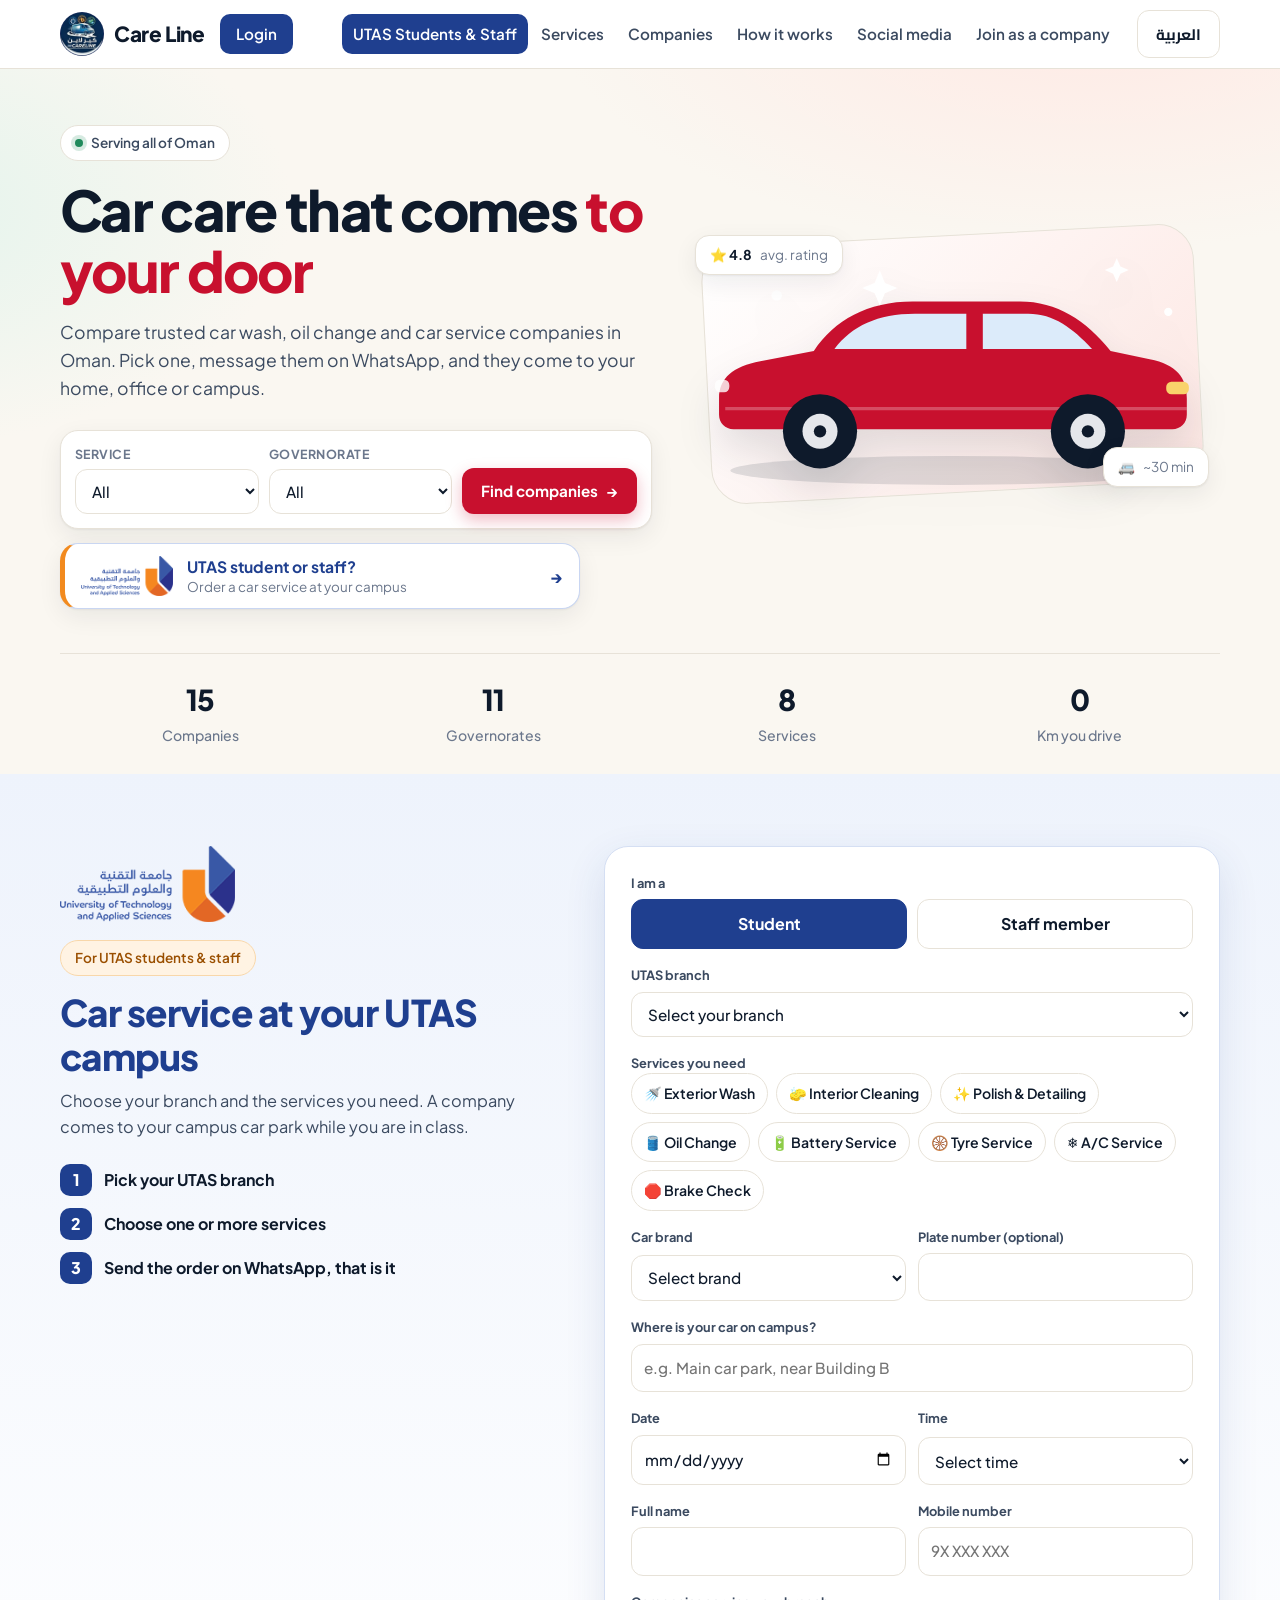
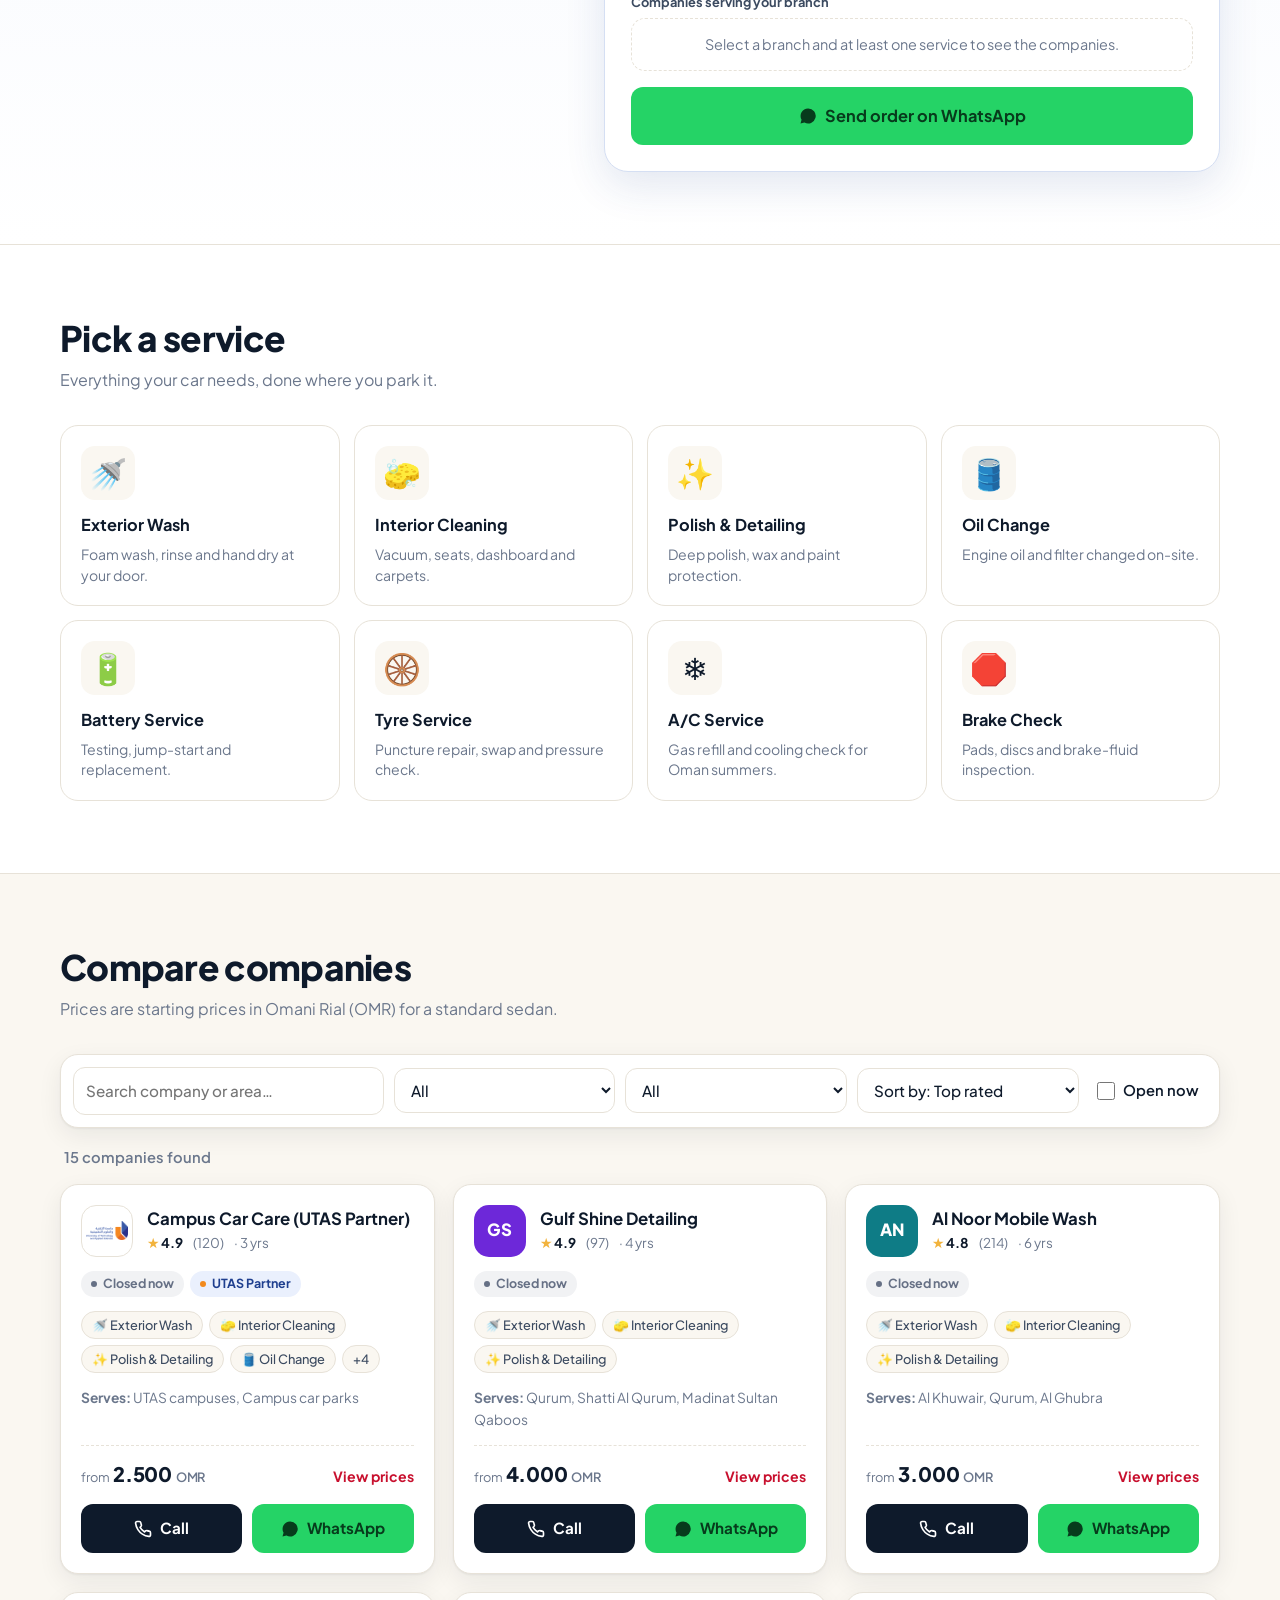
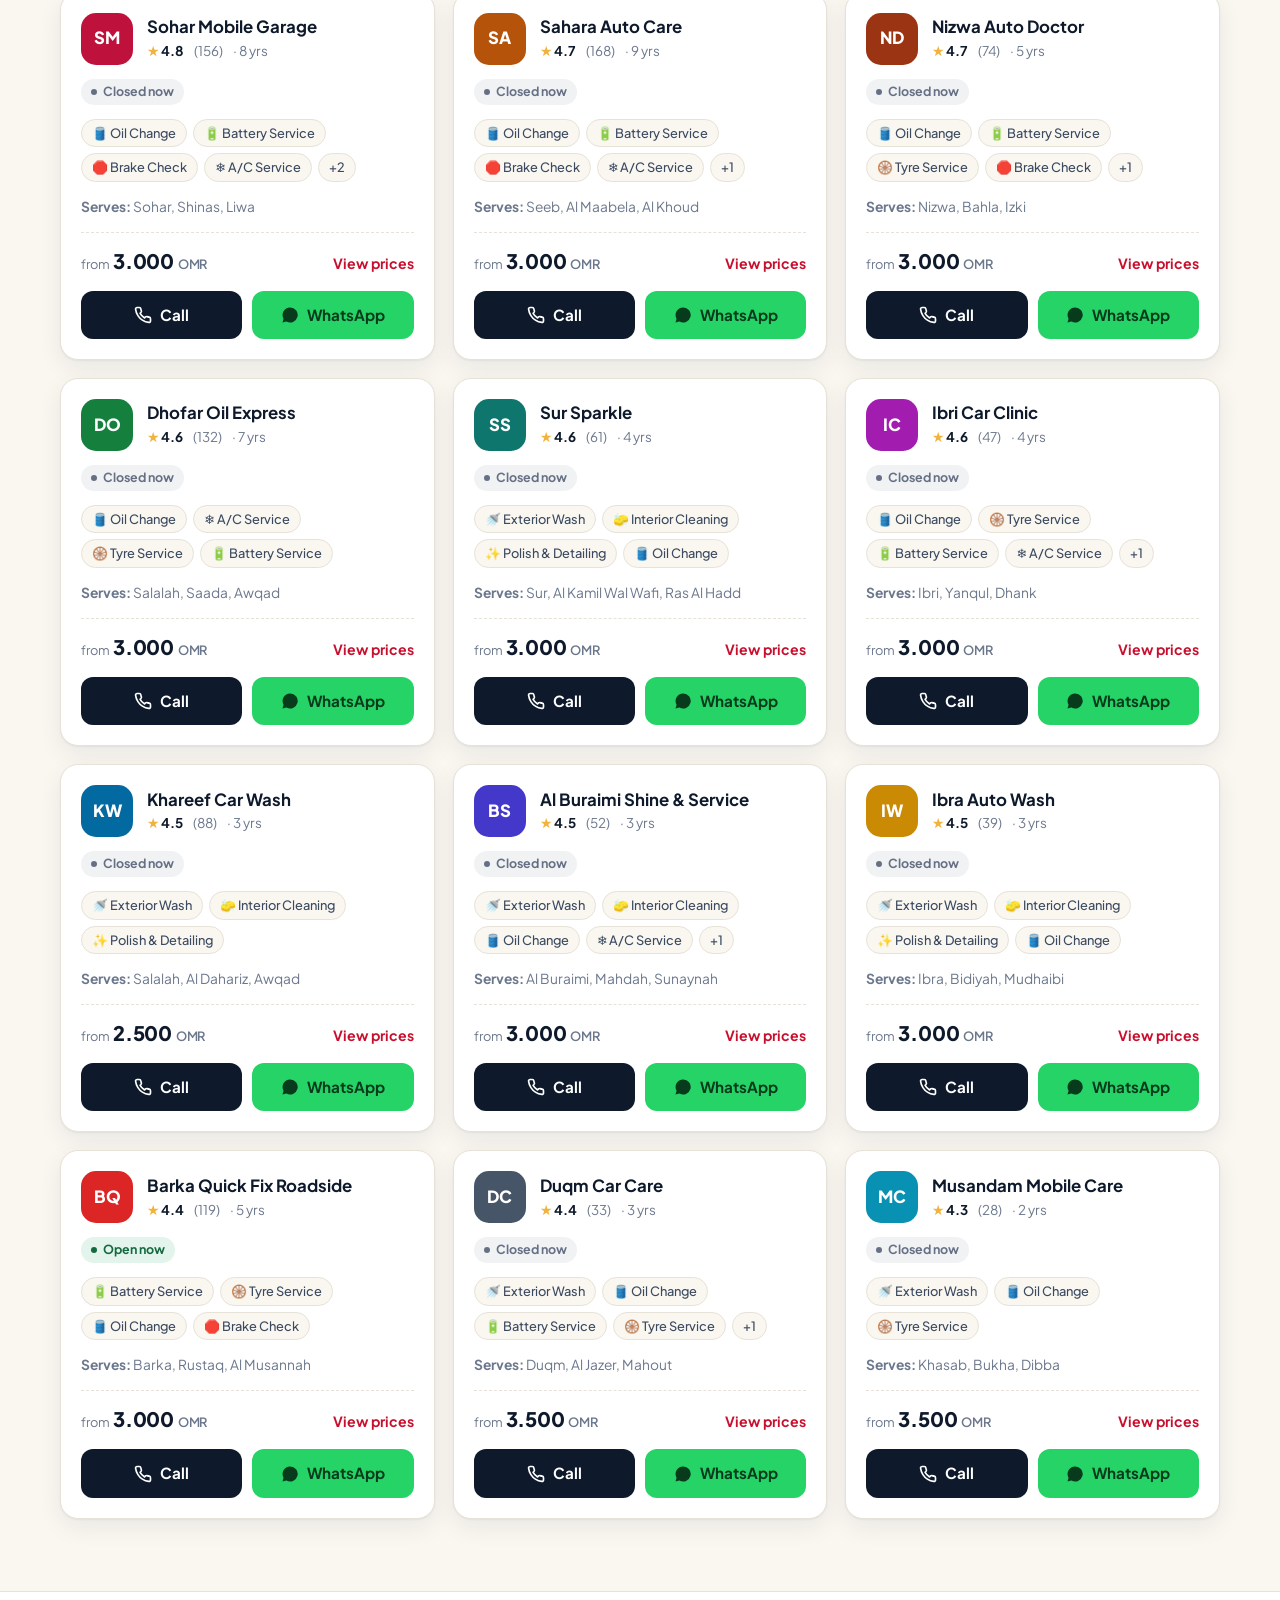
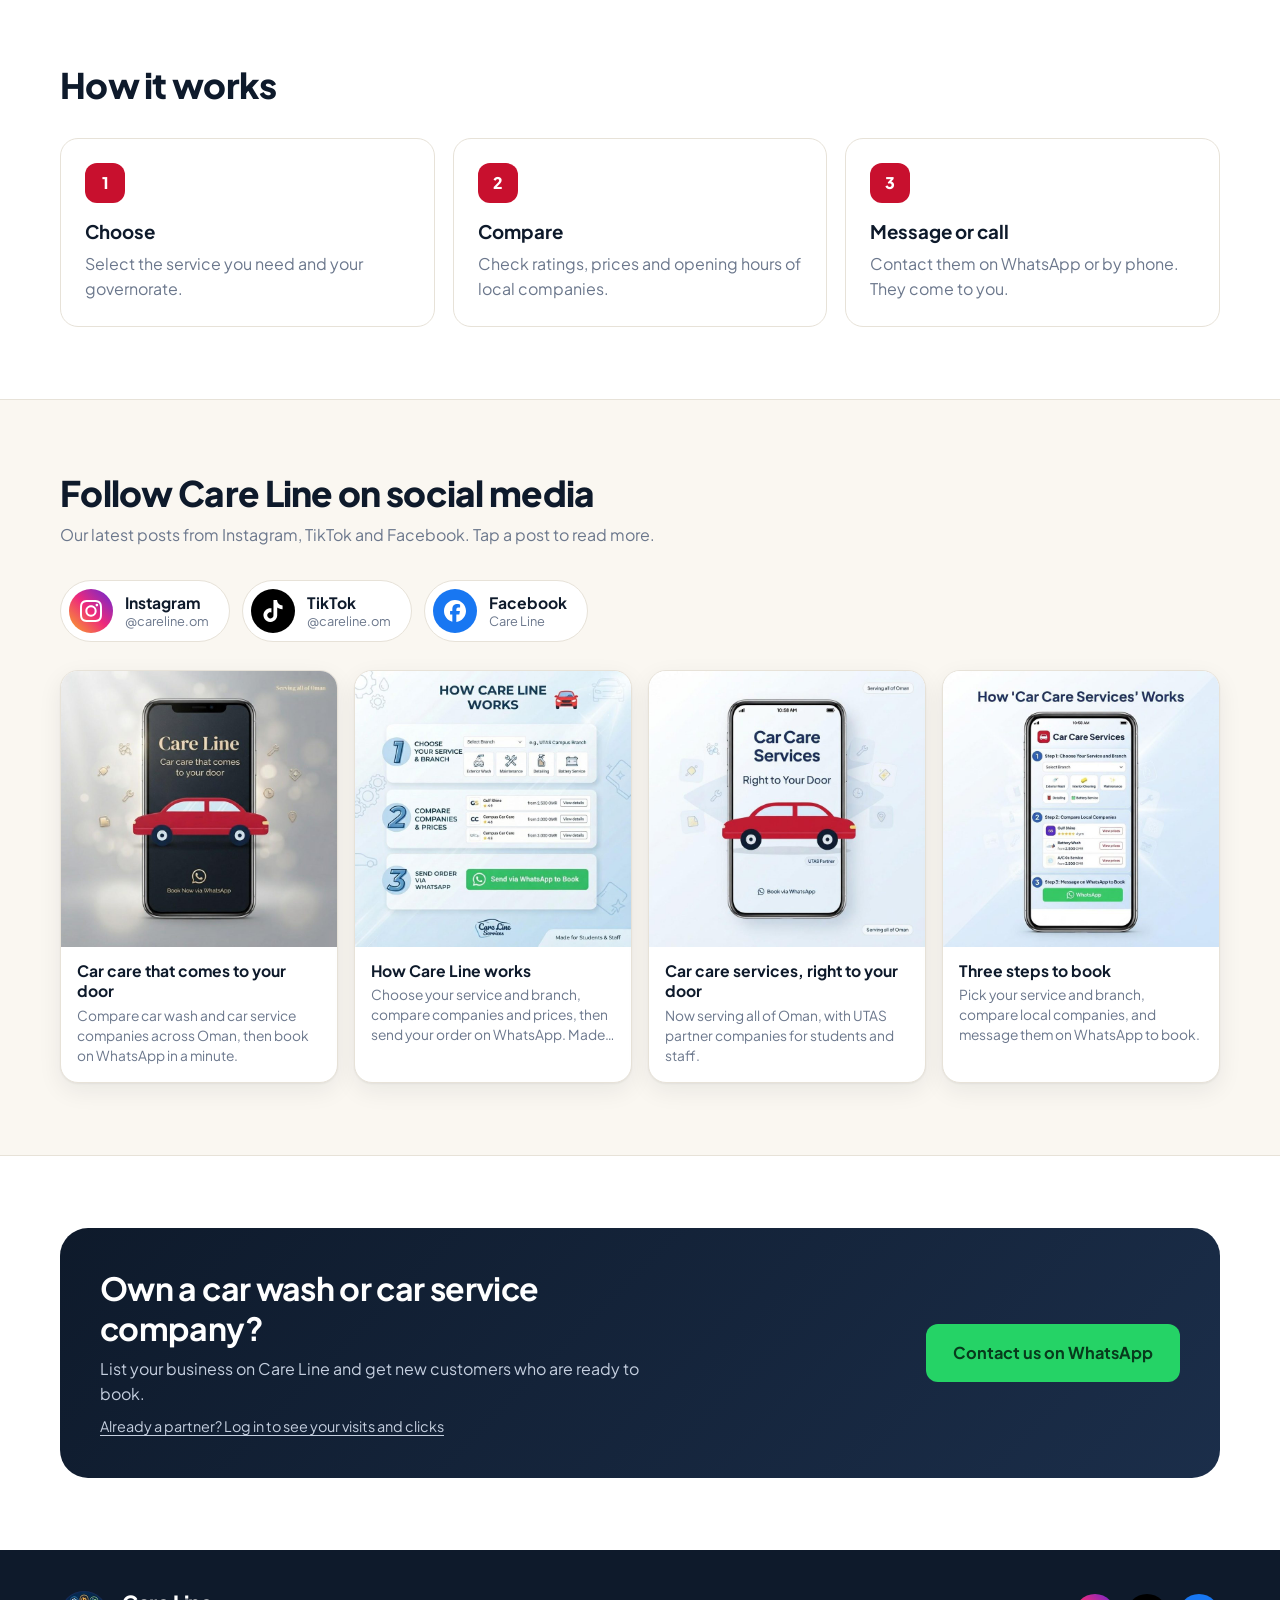
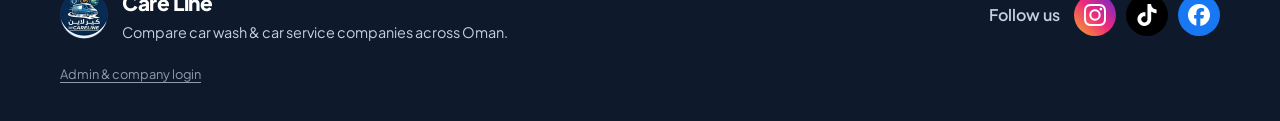
<file: index.html>
<!doctype html>
<html lang="en" dir="ltr">
<head>
  <meta charset="utf-8">
  <meta name="viewport" content="width=device-width, initial-scale=1">
  <link rel="icon" href="favicon.png" type="image/png">
  <link rel="apple-touch-icon" href="apple-touch-icon.png">

  <!-- SEO:START (managed by seo-admin.html: edit the SEO settings there and download the updated file) -->
  <title>Care Line كير لاين | Car Wash & Car Service in Oman</title>
  <meta name="description" content="Compare trusted car wash, oil change and car service companies in Oman that come to your home, office or campus. Book by call or WhatsApp.">
  <meta name="robots" content="index, follow, max-image-preview:large">
  <meta name="author" content="Care Line">
  <meta name="theme-color" content="#1B2D5B">

  <!-- Social sharing preview (Facebook, WhatsApp, X, LinkedIn). Replace YOUR-USERNAME/YOUR-REPO with your real GitHub Pages address. -->
  <meta property="og:type" content="website">
  <meta property="og:site_name" content="Care Line">
  <meta property="og:title" content="Care Line | Car wash & car service at your door in Oman">
  <meta property="og:description" content="Compare trusted car wash and car service companies in Oman. They come to you. Book on WhatsApp.">
  <meta property="og:image" content="https://YOUR-USERNAME.github.io/YOUR-REPO/img/og-image.jpg">
  <meta property="og:image:width" content="1200">
  <meta property="og:image:height" content="630">
  <meta property="og:image:alt" content="Care Line logo: a service van with car wash, oil and repair icons">
  <meta property="og:locale" content="en_US">
  <meta property="og:locale:alternate" content="ar_OM">
  <meta name="twitter:card" content="summary_large_image">
  <meta name="twitter:title" content="Care Line | Car wash & car service at your door in Oman">
  <meta name="twitter:description" content="Compare trusted car wash and car service companies in Oman. They come to you. Book on WhatsApp.">
  <meta name="twitter:image" content="https://YOUR-USERNAME.github.io/YOUR-REPO/img/og-image.jpg">

  <!-- Structured data for search engines -->
  <script type="application/ld+json">
  {
    "@context": "https://schema.org",
    "@graph": [
      {
        "@type": "Organization",
        "name": "Care Line",
        "alternateName": ["كير لاين", "Care Line Car Care Services"],
        "url": "https://YOUR-USERNAME.github.io/YOUR-REPO/",
        "logo": "https://YOUR-USERNAME.github.io/YOUR-REPO/img/logo-256.png",
        "description": "Car wash, oil change and car service companies that come to your door across the Sultanate of Oman.",
        "areaServed": { "@type": "Country", "name": "Oman" },
        "sameAs": [
          "https://www.instagram.com/careline.om/",
          "https://www.tiktok.com/@careline.om",
          "https://www.facebook.com/share/1ETecrbE7b/"
        ]
      },
      {
        "@type": "WebSite",
        "name": "Care Line",
        "url": "https://YOUR-USERNAME.github.io/YOUR-REPO/",
        "inLanguage": ["en", "ar"]
      }
    ]
  }
  </script>
  <!-- SEO:END -->
  <script src="js/seo-live.js?v=20261117"></script>
  <link rel="preconnect" href="https://fonts.googleapis.com">
  <link rel="preconnect" href="https://fonts.gstatic.com" crossorigin>
  <link href="https://fonts.googleapis.com/css2?family=Cairo:wght@400;600;700;800&family=Plus+Jakarta+Sans:wght@400;500;600;700;800&display=swap" rel="stylesheet">
  <link rel="stylesheet" href="css/styles.css?v=20261117">
</head>
<body>

<!-- Social icons (brand logos from Simple Icons, CC0) -->
<svg width="0" height="0" style="position:absolute" aria-hidden="true" focusable="false">
  <symbol id="i-instagram" viewBox="0 0 24 24"><path d="M7.0301.084c-1.2768.0602-2.1487.264-2.911.5634-.7888.3075-1.4575.72-2.1228 1.3877-.6652.6677-1.075 1.3368-1.3802 2.127-.2954.7638-.4956 1.6365-.552 2.914-.0564 1.2775-.0689 1.6882-.0626 4.947.0062 3.2586.0206 3.6671.0825 4.9473.061 1.2765.264 2.1482.5635 2.9107.308.7889.72 1.4573 1.388 2.1228.6679.6655 1.3365 1.0743 2.1285 1.38.7632.295 1.6361.4961 2.9134.552 1.2773.056 1.6884.069 4.9462.0627 3.2578-.0062 3.668-.0207 4.9478-.0814 1.28-.0607 2.147-.2652 2.9098-.5633.7889-.3086 1.4578-.72 2.1228-1.3881.665-.6682 1.0745-1.3378 1.3795-2.1284.2957-.7632.4966-1.636.552-2.9124.056-1.2809.0692-1.6898.063-4.948-.0063-3.2583-.021-3.6668-.0817-4.9465-.0607-1.2797-.264-2.1487-.5633-2.9117-.3084-.7889-.72-1.4568-1.3876-2.1228C21.2982 1.33 20.628.9208 19.8378.6165 19.074.321 18.2017.1197 16.9244.0645 15.6471.0093 15.236-.005 11.977.0014 8.718.0076 8.31.0215 7.0301.0839m.1402 21.6932c-1.17-.0509-1.8053-.2453-2.2287-.408-.5606-.216-.96-.4771-1.3819-.895-.422-.4178-.6811-.8186-.9-1.378-.1644-.4234-.3624-1.058-.4171-2.228-.0595-1.2645-.072-1.6442-.079-4.848-.007-3.2037.0053-3.583.0607-4.848.05-1.169.2456-1.805.408-2.2282.216-.5613.4762-.96.895-1.3816.4188-.4217.8184-.6814 1.3783-.9003.423-.1651 1.0575-.3614 2.227-.4171 1.2655-.06 1.6447-.072 4.848-.079 3.2033-.007 3.5835.005 4.8495.0608 1.169.0508 1.8053.2445 2.228.408.5608.216.96.4754 1.3816.895.4217.4194.6816.8176.9005 1.3787.1653.4217.3617 1.056.4169 2.2263.0602 1.2655.0739 1.645.0796 4.848.0058 3.203-.0055 3.5834-.061 4.848-.051 1.17-.245 1.8055-.408 2.2294-.216.5604-.4763.96-.8954 1.3814-.419.4215-.8181.6811-1.3783.9-.4224.1649-1.0577.3617-2.2262.4174-1.2656.0595-1.6448.072-4.8493.079-3.2045.007-3.5825-.006-4.848-.0608M16.953 5.5864A1.44 1.44 0 1 0 18.39 4.144a1.44 1.44 0 0 0-1.437 1.4424M5.8385 12.012c.0067 3.4032 2.7706 6.1557 6.173 6.1493 3.4026-.0065 6.157-2.7701 6.1506-6.1733-.0065-3.4032-2.771-6.1565-6.174-6.1498-3.403.0067-6.156 2.771-6.1496 6.1738M8 12.0077a4 4 0 1 1 4.008 3.9921A3.9996 3.9996 0 0 1 8 12.0077"/></symbol>
  <symbol id="i-tiktok" viewBox="0 0 24 24"><path d="M12.525.02c1.31-.02 2.61-.01 3.91-.02.08 1.53.63 3.09 1.75 4.17 1.12 1.11 2.7 1.62 4.24 1.79v4.03c-1.44-.05-2.89-.35-4.2-.97-.57-.26-1.1-.59-1.62-.93-.01 2.92.01 5.84-.02 8.75-.08 1.4-.54 2.79-1.35 3.94-1.31 1.92-3.58 3.17-5.91 3.21-1.43.08-2.86-.31-4.08-1.03-2.02-1.19-3.44-3.37-3.65-5.71-.02-.5-.03-1-.01-1.49.18-1.9 1.12-3.72 2.58-4.96 1.66-1.44 3.98-2.13 6.15-1.72.02 1.48-.04 2.96-.04 4.44-.99-.32-2.15-.23-3.02.37-.63.41-1.11 1.04-1.36 1.75-.21.51-.15 1.07-.14 1.61.24 1.64 1.82 3.02 3.5 2.87 1.12-.01 2.19-.66 2.77-1.61.19-.33.4-.67.41-1.06.1-1.79.06-3.57.07-5.36.01-4.03-.01-8.05.02-12.07z"/></symbol>
  <symbol id="i-facebook" viewBox="0 0 24 24"><path d="M9.101 23.691v-7.98H6.627v-3.667h2.474v-1.58c0-4.085 1.848-5.978 5.858-5.978.401 0 .955.042 1.468.103a8.68 8.68 0 0 1 1.141.195v3.325a8.623 8.623 0 0 0-.653-.036 26.805 26.805 0 0 0-.733-.009c-.707 0-1.259.096-1.675.309a1.686 1.686 0 0 0-.679.622c-.258.42-.374.995-.374 1.752v1.297h3.919l-.386 2.103-.287 1.564h-3.246v8.245C19.396 23.238 24 18.179 24 12.044c0-6.627-5.373-12-12-12s-12 5.373-12 12c0 5.628 3.874 10.35 9.101 11.647Z"/></symbol>
</svg>

<header class="header" id="top">
  <div class="wrap header-in">
    <a href="#top" class="logo" aria-label="Care Line">
      <img class="logo-img" src="img/logo-badge.png" width="44" height="44" alt="Care Line logo">
      <span class="logo-text">Care Line<small>كير لاين</small></span>
    </a>
    <a class="btn-login" id="loginBtn" href="login.html" rel="nofollow">
      <span data-i18n="nav.login">Login</span>
    </a>
    <nav class="nav" id="nav" aria-label="Main">
      <a href="#utas" class="nav-utas" data-i18n="utas.link">UTAS Students &amp; Staff</a>
      <a href="#services" data-i18n="nav.services">Services</a>
      <a href="#providers" data-i18n="nav.providers">Companies</a>
      <a href="#how" data-i18n="nav.how">How it works</a>
      <a href="#social" data-i18n="nav.social">Social media</a>
      <a href="#join" data-i18n="nav.join">Join as a company</a>
    </nav>
    <div class="header-actions">
      <button class="btn btn-ghost" id="langBtn" type="button"><span data-i18n="lang.btn">العربية</span></button>
      <button class="burger" id="burger" type="button" aria-label="Menu" aria-expanded="false"><span></span><span></span><span></span></button>
    </div>
  </div>
</header>

<main>
  <!-- HERO -->
  <section class="hero">
    <div class="wrap hero-grid">
      <div class="hero-copy">
        <span class="badge"><i class="dot"></i><span data-i18n="hero.badge">Serving all of Oman</span></span>
        <h1 data-i18n-html="hero.title">Car care that comes <em>to your door</em></h1>
        <p class="lead" data-i18n="hero.sub">Compare trusted car wash, oil change and car service companies in Oman. Pick one, message them on WhatsApp, and they come to your home, office or campus.</p>

        <form class="search" id="heroSearch">
          <label>
            <span data-i18n="search.service">Service</span>
            <select id="heroService"></select>
          </label>
          <label>
            <span data-i18n="search.gov">Governorate</span>
            <select id="heroGov"></select>
          </label>
          <button class="btn btn-primary" type="submit"><span data-i18n="search.btn">Find companies</span> <i class="arrow">→</i></button>
        </form>

        <a href="#utas" class="utas-cta">
          <img src="img/utas-logo.png" alt="UTAS" width="200" height="87">
          <span><b data-i18n="utas.cta.t">UTAS student or staff?</b><small data-i18n="utas.cta.s">Order a car service at your campus</small></span>
          <i class="arrow">→</i>
        </a>
      </div>

      <div class="hero-art" aria-hidden="true">
        <div class="art-bg"></div>
        <svg viewBox="0 0 520 280" class="car">
          <ellipse cx="260" cy="246" rx="215" ry="14" fill="#0E1A2B" opacity=".12"/>
          <path d="M34 176c0-20 14-31 40-36l52-10c20-30 52-48 96-48h104c36 0 64 18 88 48l38 8c26 5 36 18 36 38v16c0 8-6 14-14 14H48c-8 0-14-6-14-14z" fill="#C8102E"/>
          <path d="M146 128c17-22 42-34 78-34h50v34zM290 94h44c25 0 43 14 62 34H290z" fill="#DCEBFA"/>
          <path d="M40 186h448" stroke="#fff" stroke-opacity=".25" stroke-width="3"/>
          <rect x="468" y="160" width="22" height="12" rx="5" fill="#F9D26B"/>
          <rect x="30" y="158" width="14" height="12" rx="5" fill="#fff" opacity=".8"/>
          <g><circle cx="132" cy="208" r="36" fill="#0E1A2B"/><circle cx="132" cy="208" r="17" fill="#E5E7EB"/><circle cx="132" cy="208" r="6" fill="#0E1A2B"/></g>
          <g><circle cx="392" cy="208" r="36" fill="#0E1A2B"/><circle cx="392" cy="208" r="17" fill="#E5E7EB"/><circle cx="392" cy="208" r="6" fill="#0E1A2B"/></g>
          <g fill="#fff"><path d="M190 52l5 12 12 5-12 5-5 12-5-12-12-5 12-5z" opacity=".95"/><path d="M420 40l3.5 8 8 3.5-8 3.5-3.5 8-3.5-8-8-3.5 8-3.5z"/><circle cx="90" cy="76" r="5"/><circle cx="470" cy="92" r="4"/></g>
        </svg>
        <div class="chip chip-a"><b>⭐ 4.8</b> <span>avg. rating</span></div>
        <div class="chip chip-b"><b>🚐</b> <span>~30 min</span></div>
      </div>
    </div>

    <div class="wrap stats">
      <div><b id="stProviders">0</b><span data-i18n="stats.providers">Companies</span></div>
      <div><b id="stGovs">0</b><span data-i18n="stats.govs">Governorates</span></div>
      <div><b id="stServices">0</b><span data-i18n="stats.services">Services</span></div>
      <div><b>0</b><span data-i18n="stats.km">Km you drive</span></div>
    </div>
  </section>

  <!-- UTAS STUDENTS & STAFF -->
  <section class="section utas" id="utas">
    <div class="wrap utas-grid">
      <div class="utas-intro">
        <img class="utas-logo" src="img/utas-logo.png" alt="University of Technology and Applied Sciences" width="200" height="87">
        <span class="badge badge-utas" data-i18n="utas.badge">For UTAS students &amp; staff</span>
        <h2 data-i18n="utas.title">Car service at your UTAS campus</h2>
        <p class="lead" data-i18n="utas.sub">Choose your branch and the services you need. A company comes to your campus car park while you are in class.</p>
        <ol class="utas-steps">
          <li><span>1</span><b data-i18n="utas.t1">Pick your UTAS branch</b></li>
          <li><span>2</span><b data-i18n="utas.t2">Choose one or more services</b></li>
          <li><span>3</span><b data-i18n="utas.t3">Send the order on WhatsApp, that is it</b></li>
        </ol>
      </div>

      <form class="utas-form" id="utasForm" novalidate>
        <fieldset class="seg">
          <legend data-i18n="utas.role">I am a</legend>
          <label><input type="radio" name="uRole" value="student" checked><span data-i18n="utas.student">Student</span></label>
          <label><input type="radio" name="uRole" value="staff"><span data-i18n="utas.staff">Staff member</span></label>
        </fieldset>

        <label class="field">
          <span data-i18n="utas.branch">UTAS branch</span>
          <select id="uBranch"></select>
        </label>

        <fieldset class="field">
          <legend data-i18n="utas.services">Services you need</legend>
          <div class="chips" id="uServices"></div>
        </fieldset>

        <div class="f-row">
          <label class="field">
            <span data-i18n="utas.brand">Car brand</span>
            <select id="uBrand"></select>
          </label>
          <label class="field">
            <span data-i18n="utas.plate">Plate number (optional)</span>
            <input type="text" id="uPlate" maxlength="12" autocomplete="off">
          </label>
        </div>

        <label class="field">
          <span data-i18n="utas.parking">Where is your car on campus?</span>
          <input type="text" id="uParking" data-i18n-placeholder="utas.parkingPh" placeholder="e.g. Main car park, near Building B" maxlength="80" autocomplete="off">
        </label>

        <div class="f-row">
          <label class="field">
            <span data-i18n="utas.date">Date</span>
            <input type="date" id="uDate">
          </label>
          <label class="field">
            <span data-i18n="utas.time">Time</span>
            <select id="uTime"></select>
          </label>
        </div>

        <div class="f-row">
          <label class="field">
            <span data-i18n="utas.name">Full name</span>
            <input type="text" id="uName" maxlength="60" autocomplete="name">
          </label>
          <label class="field">
            <span data-i18n="utas.phone">Mobile number</span>
            <input type="tel" id="uPhone" inputmode="numeric" maxlength="12" placeholder="9X XXX XXX" autocomplete="tel">
          </label>
        </div>

        <div class="field">
          <span class="lbl" data-i18n="utas.companies">Companies serving your branch</span>
          <div class="co-list" id="uCompanies"></div>
        </div>

        <div class="u-total" id="uTotal" hidden>
          <span data-i18n="utas.est">Estimated price</span>
          <b id="uTotalVal"></b>
        </div>
        <p class="u-err" id="uErr" role="alert" hidden></p>
        <button class="btn btn-wa btn-lg" type="submit"><span id="uSendIcon"></span><span data-i18n="utas.send">Send order on WhatsApp</span></button>
      </form>
    </div>
  </section>

  <!-- SERVICES -->
  <section class="section" id="services">
    <div class="wrap">
      <div class="sec-head">
        <h2 data-i18n="services.title">Pick a service</h2>
        <p data-i18n="services.sub">Everything your car needs, done where you park it.</p>
      </div>
      <div class="services" id="servicesGrid"></div>
    </div>
  </section>

  <!-- PROVIDERS -->
  <section class="section alt" id="providers">
    <div class="wrap">
      <div class="sec-head">
        <h2 data-i18n="providers.title">Compare companies</h2>
        <p data-i18n="providers.sub">Prices are starting prices in Omani Rial (OMR) for a standard sedan.</p>
      </div>

      <div class="filters">
        <input type="search" id="fSearch" data-i18n-placeholder="filter.search" placeholder="Search company or area…" autocomplete="off">
        <select id="fService" aria-label="Service"></select>
        <select id="fGov" aria-label="Governorate"></select>
        <select id="fSort" aria-label="Sort"></select>
        <label class="check"><input type="checkbox" id="fOpen"><span data-i18n="filter.open">Open now</span></label>
      </div>
      <p class="count" id="count" aria-live="polite"></p>

      <div class="grid" id="providersGrid"></div>
      <div class="empty" id="empty" hidden>
        <div class="empty-ico">🔎</div>
        <h3 data-i18n="empty.title">No companies match</h3>
        <p data-i18n="empty.sub">Try another service or governorate.</p>
        <button class="btn btn-dark" id="resetBtn" type="button" data-i18n="reset">Clear filters</button>
      </div>
    </div>
  </section>

  <!-- HOW -->
  <section class="section" id="how">
    <div class="wrap">
      <div class="sec-head"><h2 data-i18n="how.title">How it works</h2></div>
      <div class="steps">
        <div class="step"><span class="num">1</span><h3 data-i18n="how.1.t">Choose</h3><p data-i18n="how.1.d">Select the service you need and your governorate.</p></div>
        <div class="step"><span class="num">2</span><h3 data-i18n="how.2.t">Compare</h3><p data-i18n="how.2.d">Check ratings, prices and opening hours of local companies.</p></div>
        <div class="step"><span class="num">3</span><h3 data-i18n="how.3.t">Message or call</h3><p data-i18n="how.3.d">Contact them on WhatsApp or by phone. They come to you.</p></div>
      </div>
    </div>
  </section>

  <!-- SOCIAL MEDIA / BLOG -->
  <section class="section alt" id="social">
    <div class="wrap">
      <div class="sec-head">
        <h2 data-i18n="social.title">Follow Care Line on social media</h2>
        <p data-i18n="social.sub">Our latest posts from Instagram, TikTok and Facebook. Tap a post to read more.</p>
      </div>

      <ul class="soc-list">
        <li><a class="soc soc-ig" href="https://www.instagram.com/careline.om/" target="_blank" rel="noopener noreferrer" aria-label="Care Line on Instagram">
          <span class="soc-ico"><svg aria-hidden="true"><use href="#i-instagram"/></svg></span><span class="soc-txt"><b>Instagram</b><small>@careline.om</small></span></a></li>
        <li><a class="soc soc-tt" href="https://www.tiktok.com/@careline.om" target="_blank" rel="noopener noreferrer" aria-label="Care Line on TikTok">
          <span class="soc-ico"><svg aria-hidden="true"><use href="#i-tiktok"/></svg></span><span class="soc-txt"><b>TikTok</b><small>@careline.om</small></span></a></li>
        <li><a class="soc soc-fb" href="https://www.facebook.com/share/1ETecrbE7b/" target="_blank" rel="noopener noreferrer" aria-label="Care Line on Facebook">
          <span class="soc-ico"><svg aria-hidden="true"><use href="#i-facebook"/></svg></span><span class="soc-txt"><b>Facebook</b><small>Care Line</small></span></a></li>
      </ul>

      <div class="posts" id="postsGrid">
        <article class="post">
          <button class="post-btn" type="button" data-post="0">
            <img src="img/social/post-1.jpg" width="800" height="800" loading="lazy" decoding="async" data-i18n-alt="post.1.alt" alt="Care Line: car care that comes to your door, serving all of Oman">
            <span class="post-meta"><b data-i18n="post.1.t">Car care that comes to your door</b><small data-i18n="post.1.c">Compare car wash and car service companies across Oman, then book on WhatsApp in a minute.</small></span>
          </button>
        </article>
        <article class="post">
          <button class="post-btn" type="button" data-post="1">
            <img src="img/social/post-2.jpg" width="800" height="800" loading="lazy" decoding="async" data-i18n-alt="post.2.alt" alt="How Care Line works: choose your service and branch, compare companies, send your order on WhatsApp">
            <span class="post-meta"><b data-i18n="post.2.t">How Care Line works</b><small data-i18n="post.2.c">Choose your service and branch, compare companies and prices, then send your order on WhatsApp. Made for students &amp; staff.</small></span>
          </button>
        </article>
        <article class="post">
          <button class="post-btn" type="button" data-post="2">
            <img src="img/social/post-3.jpg" width="800" height="800" loading="lazy" decoding="async" data-i18n-alt="post.3.alt" alt="Car care services right to your door, with a UTAS partner badge, book via WhatsApp">
            <span class="post-meta"><b data-i18n="post.3.t">Car care services, right to your door</b><small data-i18n="post.3.c">Now serving all of Oman, with UTAS partner companies for students and staff.</small></span>
          </button>
        </article>
        <article class="post">
          <button class="post-btn" type="button" data-post="3">
            <img src="img/social/post-4.jpg" width="800" height="800" loading="lazy" decoding="async" data-i18n-alt="post.4.alt" alt="How Car Care Services works in three steps: choose, compare local companies, message on WhatsApp">
            <span class="post-meta"><b data-i18n="post.4.t">Three steps to book</b><small data-i18n="post.4.c">Pick your service and branch, compare local companies, and message them on WhatsApp to book.</small></span>
          </button>
        </article>
      </div>
    </div>
  </section>

  <!-- JOIN -->
  <section class="section" id="join">
    <div class="wrap">
      <div class="join">
        <div>
          <h2 data-i18n="join.title">Own a car wash or car service company?</h2>
          <p data-i18n="join.sub">List your business on Care Line and get new customers who are ready to book.</p>
          <p class="join-login"><a href="login.html" rel="nofollow" data-i18n="join.login">Already a partner? Log in to see your visits and clicks</a></p>
        </div>
        <a class="btn btn-wa btn-lg" id="joinBtn" target="_blank" rel="noopener"><span data-i18n="join.btn">Contact us on WhatsApp</span></a>
      </div>
    </div>
  </section>
</main>

<footer class="footer">
  <div class="wrap footer-in">
    <div class="foot-brand">
      <img class="logo-img" src="img/logo-badge.png" width="48" height="48" alt="Care Line logo" loading="lazy">
      <div>
        <div class="logo-text light">Care Line<small>كير لاين</small></div>
        <p data-i18n="footer.tag">Compare car wash &amp; car service companies across Oman.</p>
      </div>
    </div>
    <div class="foot-social">
      <span data-i18n="footer.follow">Follow us</span>
      <ul>
        <li><a class="fs fs-ig" href="https://www.instagram.com/careline.om/" target="_blank" rel="noopener noreferrer" aria-label="Instagram"><svg aria-hidden="true"><use href="#i-instagram"/></svg></a></li>
        <li><a class="fs fs-tt" href="https://www.tiktok.com/@careline.om" target="_blank" rel="noopener noreferrer" aria-label="TikTok"><svg aria-hidden="true"><use href="#i-tiktok"/></svg></a></li>
        <li><a class="fs fs-fb" href="https://www.facebook.com/share/1ETecrbE7b/" target="_blank" rel="noopener noreferrer" aria-label="Facebook"><svg aria-hidden="true"><use href="#i-facebook"/></svg></a></li>
      </ul>
    </div>
    <a class="foot-seo" href="login.html" rel="nofollow" data-i18n="footer.login">Admin &amp; company login</a>
  </div>
</footer>

<!-- Details modal -->
<div class="modal" id="modal" hidden>
  <div class="sheet" role="dialog" aria-modal="true" aria-labelledby="mTitle">
    <button class="x" id="mClose" type="button" aria-label="Close">×</button>
    <div id="mBody"></div>
  </div>
</div>

<script src="js/data.js?v=20261117"></script>
<script src="js/i18n.js?v=20261117"></script>
<script src="js/store.js?v=20261117"></script>
<script src="js/track.js?v=20261117"></script>
<script src="js/app.js?v=20261117"></script>
</body>
</html>
</file>
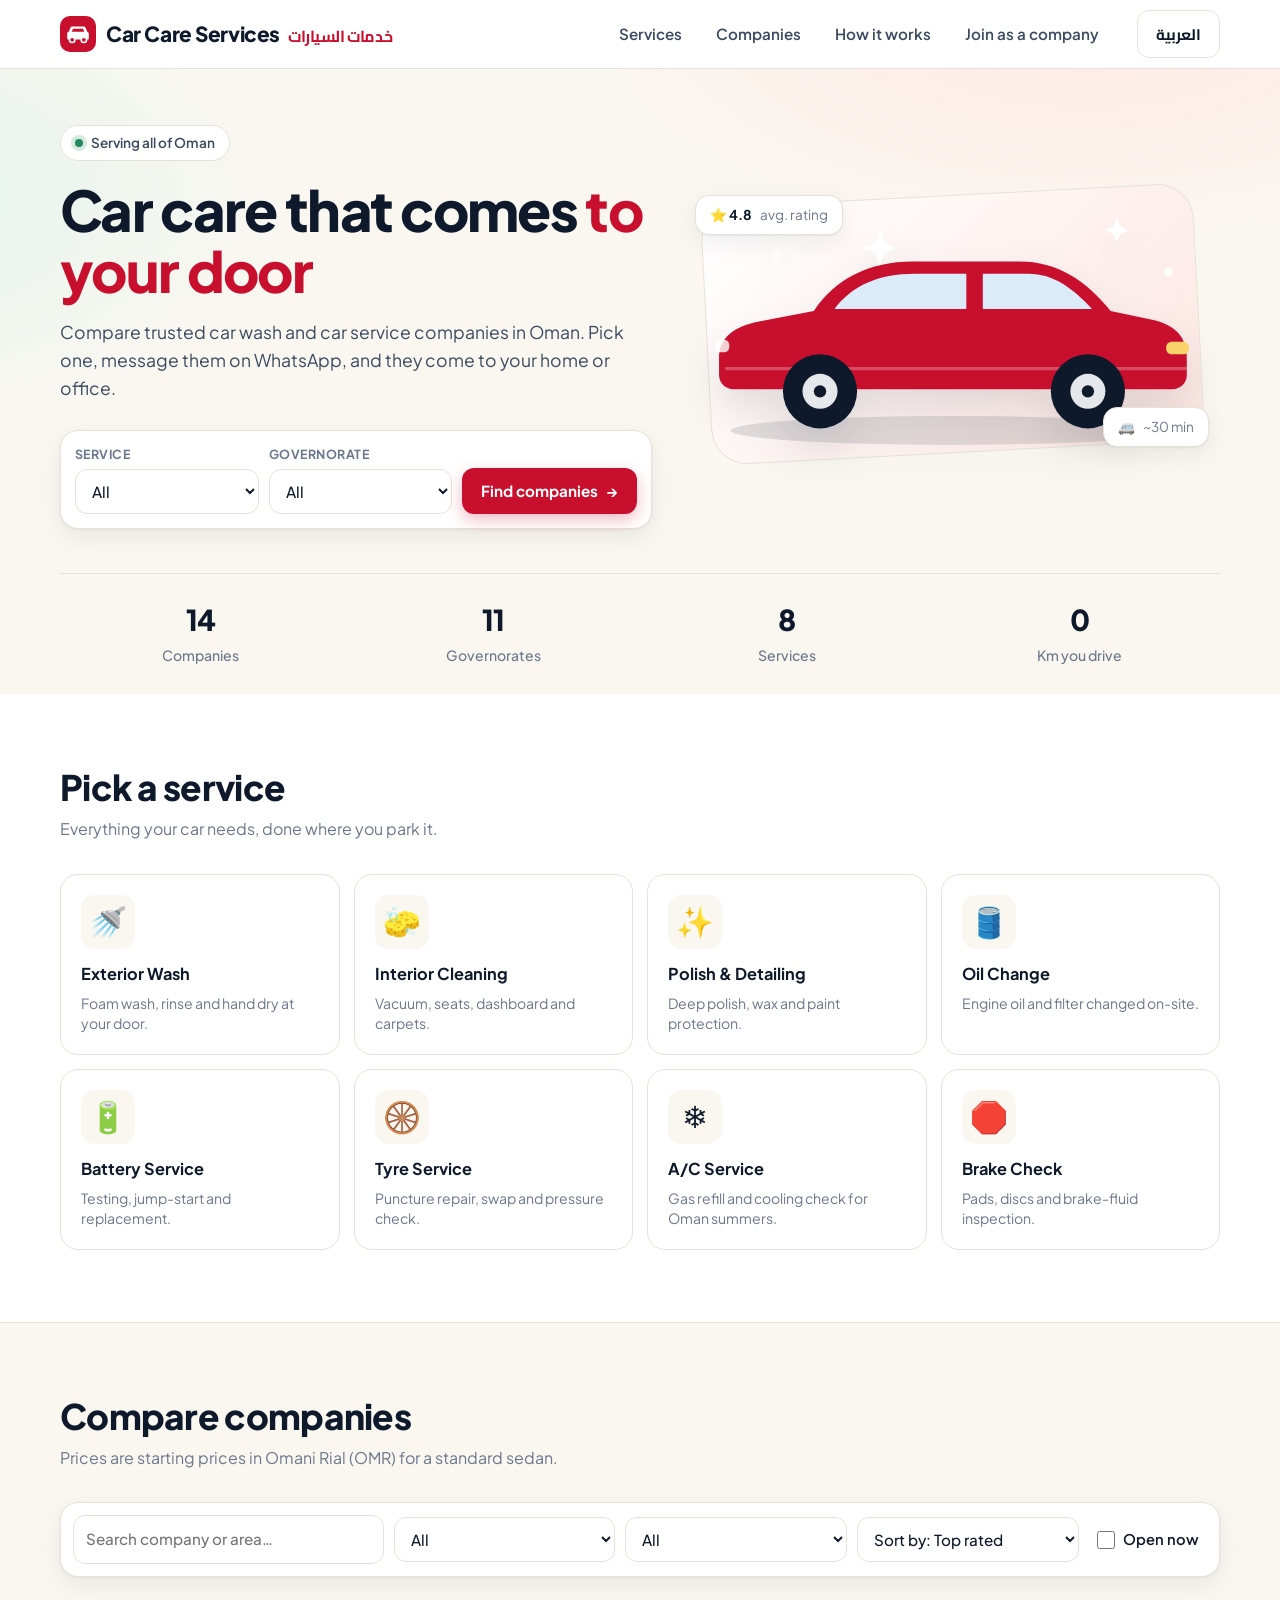
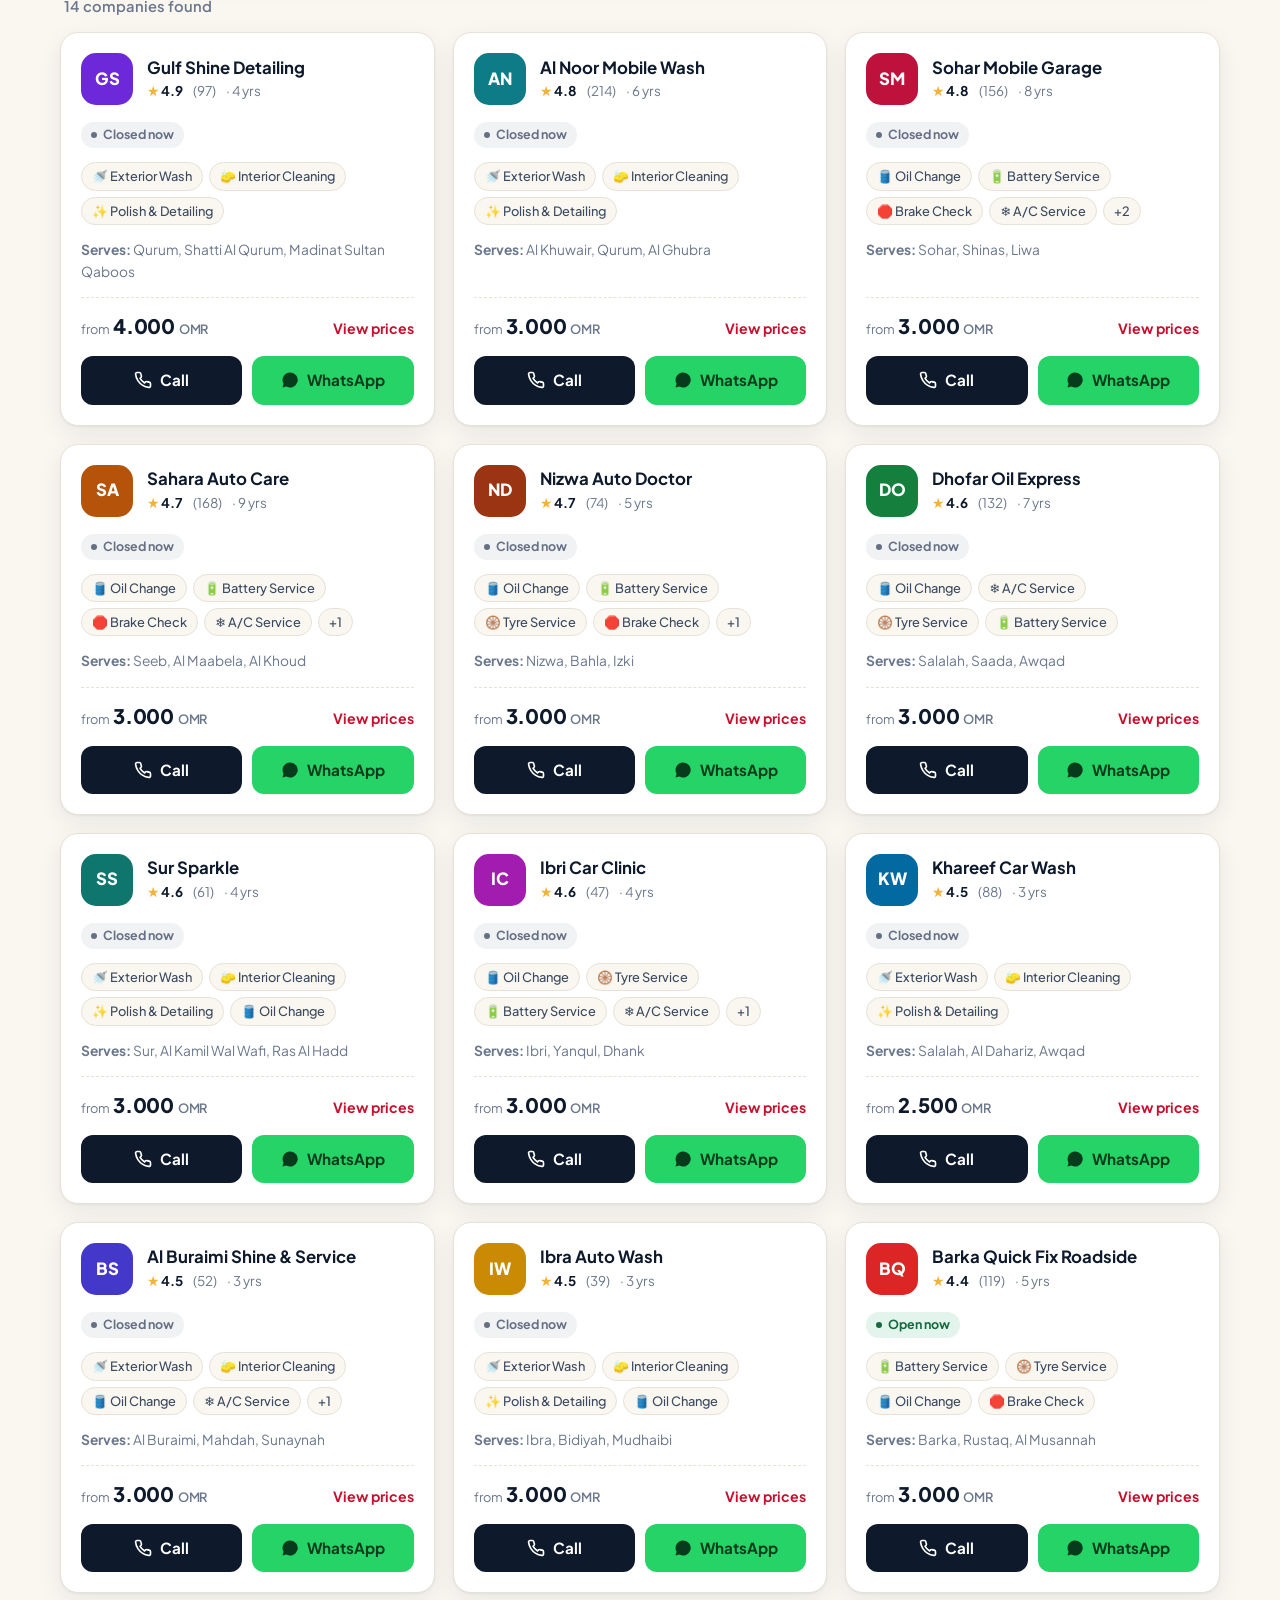
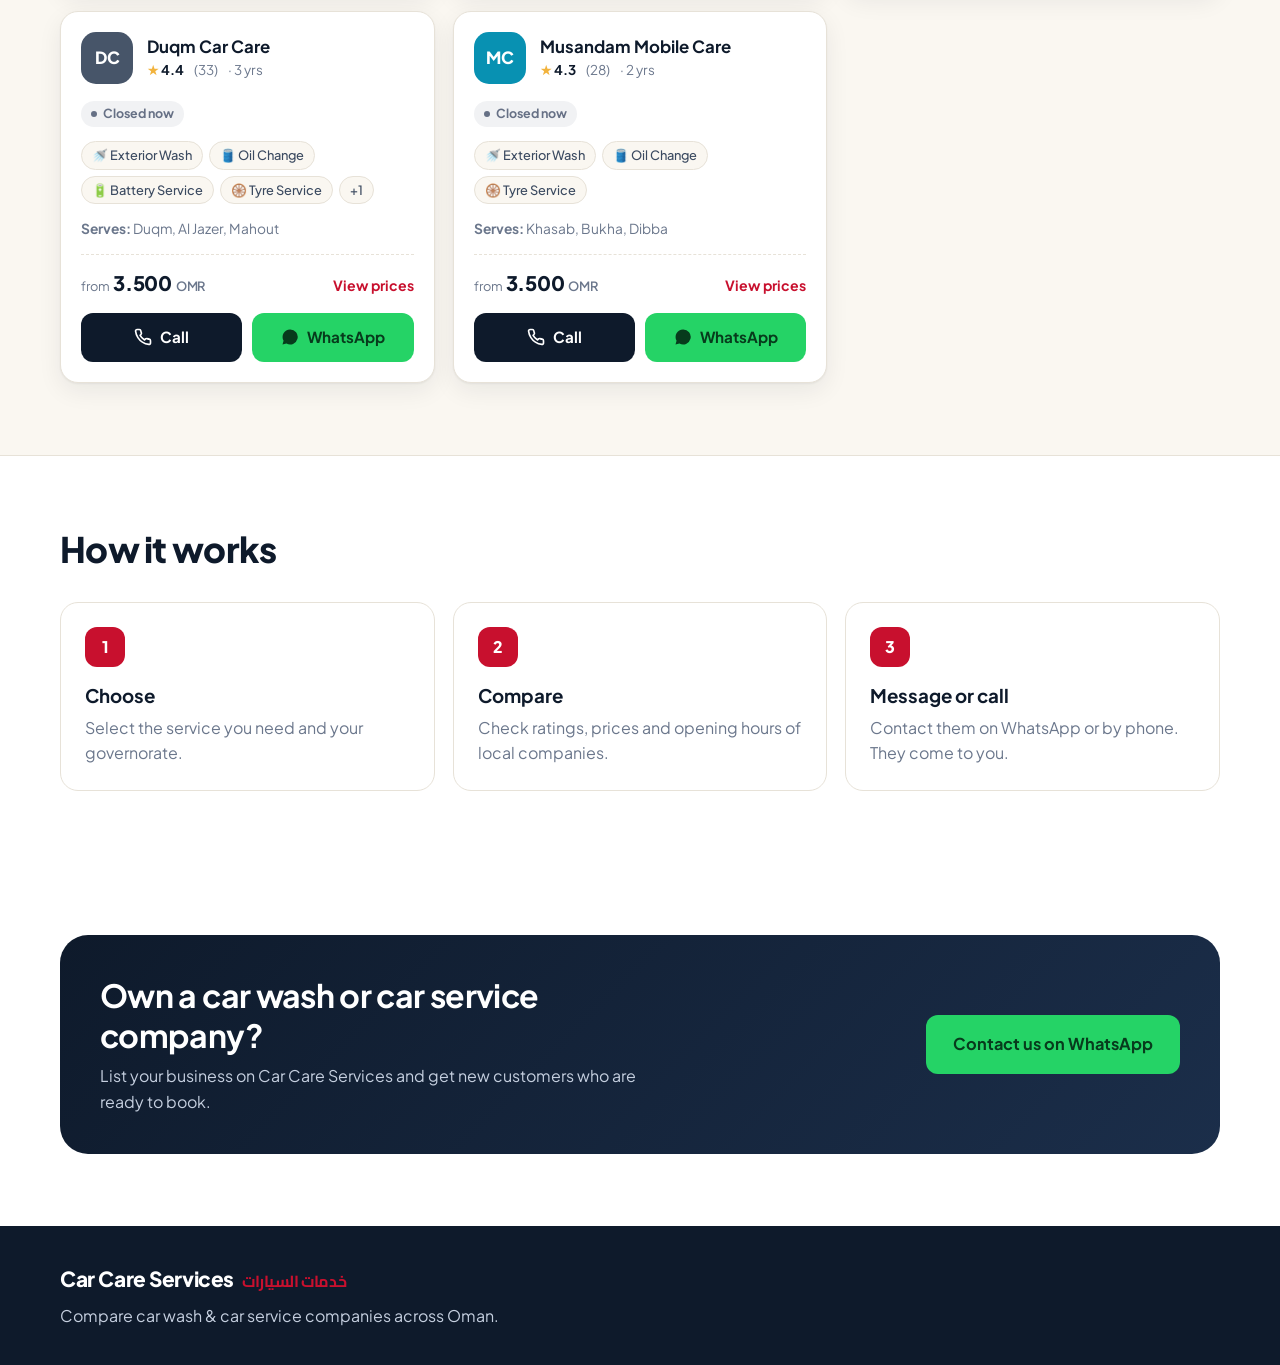
<file: baabak/index.html>
<!doctype html>
<html lang="en" dir="ltr">
<head>
  <meta charset="utf-8">
  <meta name="viewport" content="width=device-width, initial-scale=1">
  <title>Car Care Services | Compare car wash & car service in Oman</title>
  <meta name="description" content="Car Care Services lets you compare car wash and car service companies in Oman that come to your home or office. Then call or WhatsApp them.">
  <meta name="theme-color" content="#C8102E">
  <link rel="icon" href="favicon.svg" type="image/svg+xml">
  <link rel="preconnect" href="https://fonts.googleapis.com">
  <link rel="preconnect" href="https://fonts.gstatic.com" crossorigin>
  <link href="https://fonts.googleapis.com/css2?family=Cairo:wght@400;600;700;800&family=Plus+Jakarta+Sans:wght@400;500;600;700;800&display=swap" rel="stylesheet">
  <link rel="stylesheet" href="css/styles.css">
</head>
<body>

<header class="header" id="top">
  <div class="wrap header-in">
    <a href="#top" class="logo" aria-label="Car Care Services">
      <svg viewBox="0 0 40 40" width="36" height="36" aria-hidden="true"><rect width="40" height="40" rx="11" fill="#C8102E"/><path d="M8 25v-5.5c0-1 .7-1.8 1.7-2l1.9-4.4c.4-.9 1.3-1.5 2.3-1.5h12.2c1 0 1.9.6 2.3 1.5l1.9 4.4c1 .2 1.7 1 1.7 2V25c0 .6-.4 1-1 1H9c-.6 0-1-.4-1-1z" fill="#fff"/><path d="M13 17.5l1.4-3.2h11.2l1.4 3.2z" fill="#C8102E"/><circle cx="13.5" cy="26.5" r="3" fill="#C8102E" stroke="#fff" stroke-width="1.8"/><circle cx="26.5" cy="26.5" r="3" fill="#C8102E" stroke="#fff" stroke-width="1.8"/></svg>
      <span class="logo-text">Car Care Services<small>خدمات السيارات</small></span>
    </a>
    <nav class="nav" id="nav">
      <a href="#services" data-i18n="nav.services"></a>
      <a href="#providers" data-i18n="nav.providers"></a>
      <a href="#how" data-i18n="nav.how"></a>
      <a href="#join" data-i18n="nav.join"></a>
    </nav>
    <div class="header-actions">
      <button class="btn btn-ghost" id="langBtn" type="button"><span data-i18n="lang.btn"></span></button>
      <button class="burger" id="burger" type="button" aria-label="Menu" aria-expanded="false"><span></span><span></span><span></span></button>
    </div>
  </div>
</header>

<main>
  <!-- HERO -->
  <section class="hero">
    <div class="wrap hero-grid">
      <div class="hero-copy">
        <span class="badge"><i class="dot"></i><span data-i18n="hero.badge"></span></span>
        <h1 data-i18n-html="hero.title"></h1>
        <p class="lead" data-i18n="hero.sub"></p>

        <form class="search" id="heroSearch">
          <label>
            <span data-i18n="search.service"></span>
            <select id="heroService"></select>
          </label>
          <label>
            <span data-i18n="search.gov"></span>
            <select id="heroGov"></select>
          </label>
          <button class="btn btn-primary" type="submit"><span data-i18n="search.btn"></span> <i class="arrow">→</i></button>
        </form>
      </div>

      <div class="hero-art" aria-hidden="true">
        <div class="art-bg"></div>
        <svg viewBox="0 0 520 280" class="car">
          <ellipse cx="260" cy="246" rx="215" ry="14" fill="#0E1A2B" opacity=".12"/>
          <path d="M34 176c0-20 14-31 40-36l52-10c20-30 52-48 96-48h104c36 0 64 18 88 48l38 8c26 5 36 18 36 38v16c0 8-6 14-14 14H48c-8 0-14-6-14-14z" fill="#C8102E"/>
          <path d="M146 128c17-22 42-34 78-34h50v34zM290 94h44c25 0 43 14 62 34H290z" fill="#DCEBFA"/>
          <path d="M40 186h448" stroke="#fff" stroke-opacity=".25" stroke-width="3"/>
          <rect x="468" y="160" width="22" height="12" rx="5" fill="#F9D26B"/>
          <rect x="30" y="158" width="14" height="12" rx="5" fill="#fff" opacity=".8"/>
          <g><circle cx="132" cy="208" r="36" fill="#0E1A2B"/><circle cx="132" cy="208" r="17" fill="#E5E7EB"/><circle cx="132" cy="208" r="6" fill="#0E1A2B"/></g>
          <g><circle cx="392" cy="208" r="36" fill="#0E1A2B"/><circle cx="392" cy="208" r="17" fill="#E5E7EB"/><circle cx="392" cy="208" r="6" fill="#0E1A2B"/></g>
          <g fill="#fff"><path d="M190 52l5 12 12 5-12 5-5 12-5-12-12-5 12-5z" opacity=".95"/><path d="M420 40l3.5 8 8 3.5-8 3.5-3.5 8-3.5-8-8-3.5 8-3.5z"/><circle cx="90" cy="76" r="5"/><circle cx="470" cy="92" r="4"/></g>
        </svg>
        <div class="chip chip-a"><b>⭐ 4.8</b> <span>avg. rating</span></div>
        <div class="chip chip-b"><b>🚐</b> <span>~30 min</span></div>
      </div>
    </div>

    <div class="wrap stats">
      <div><b id="stProviders">0</b><span data-i18n="stats.providers"></span></div>
      <div><b id="stGovs">0</b><span data-i18n="stats.govs"></span></div>
      <div><b id="stServices">0</b><span data-i18n="stats.services"></span></div>
      <div><b>0</b><span data-i18n="stats.km"></span></div>
    </div>
  </section>

  <!-- SERVICES -->
  <section class="section" id="services">
    <div class="wrap">
      <div class="sec-head">
        <h2 data-i18n="services.title"></h2>
        <p data-i18n="services.sub"></p>
      </div>
      <div class="services" id="servicesGrid"></div>
    </div>
  </section>

  <!-- PROVIDERS -->
  <section class="section alt" id="providers">
    <div class="wrap">
      <div class="sec-head">
        <h2 data-i18n="providers.title"></h2>
        <p data-i18n="providers.sub"></p>
      </div>

      <div class="filters">
        <input type="search" id="fSearch" data-i18n-placeholder="filter.search" autocomplete="off">
        <select id="fService" aria-label="Service"></select>
        <select id="fGov" aria-label="Governorate"></select>
        <select id="fSort" aria-label="Sort"></select>
        <label class="check"><input type="checkbox" id="fOpen"><span data-i18n="filter.open"></span></label>
      </div>
      <p class="count" id="count" aria-live="polite"></p>

      <div class="grid" id="providersGrid"></div>
      <div class="empty" id="empty" hidden>
        <div class="empty-ico">🔎</div>
        <h3 data-i18n="empty.title"></h3>
        <p data-i18n="empty.sub"></p>
        <button class="btn btn-dark" id="resetBtn" type="button" data-i18n="reset"></button>
      </div>
    </div>
  </section>

  <!-- HOW -->
  <section class="section" id="how">
    <div class="wrap">
      <div class="sec-head"><h2 data-i18n="how.title"></h2></div>
      <div class="steps">
        <div class="step"><span class="num">1</span><h3 data-i18n="how.1.t"></h3><p data-i18n="how.1.d"></p></div>
        <div class="step"><span class="num">2</span><h3 data-i18n="how.2.t"></h3><p data-i18n="how.2.d"></p></div>
        <div class="step"><span class="num">3</span><h3 data-i18n="how.3.t"></h3><p data-i18n="how.3.d"></p></div>
      </div>
    </div>
  </section>

  <!-- JOIN -->
  <section class="section" id="join">
    <div class="wrap">
      <div class="join">
        <div>
          <h2 data-i18n="join.title"></h2>
          <p data-i18n="join.sub"></p>
        </div>
        <a class="btn btn-wa btn-lg" id="joinBtn" target="_blank" rel="noopener"><span data-i18n="join.btn"></span></a>
      </div>
    </div>
  </section>
</main>

<footer class="footer">
  <div class="wrap footer-in">
    <div class="logo-text light">Car Care Services<small>خدمات السيارات</small></div>
    <p data-i18n="footer.tag"></p>
  </div>
</footer>

<!-- Details modal -->
<div class="modal" id="modal" hidden>
  <div class="sheet" role="dialog" aria-modal="true" aria-labelledby="mTitle">
    <button class="x" id="mClose" type="button" aria-label="Close">×</button>
    <div id="mBody"></div>
  </div>
</div>

<script src="js/data.js"></script>
<script src="js/i18n.js"></script>
<script src="js/app.js"></script>
</body>
</html>
</file>
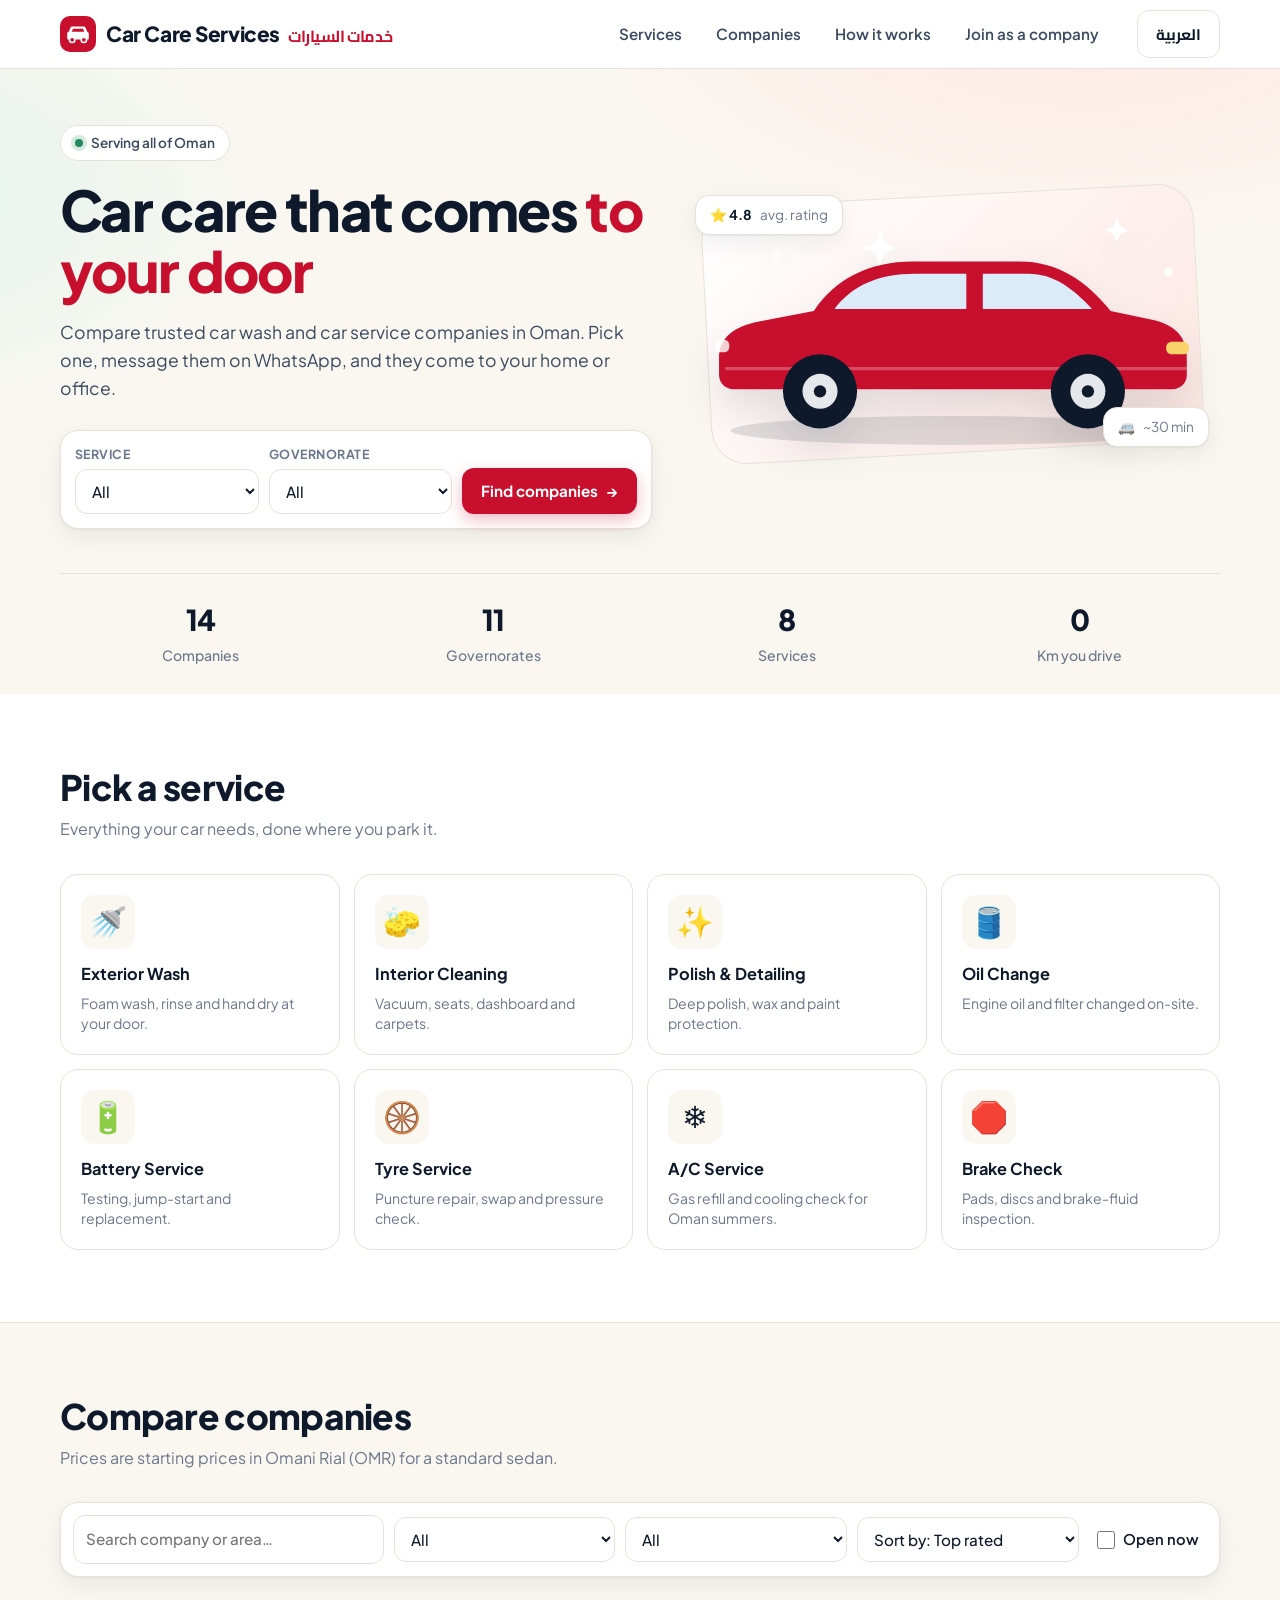
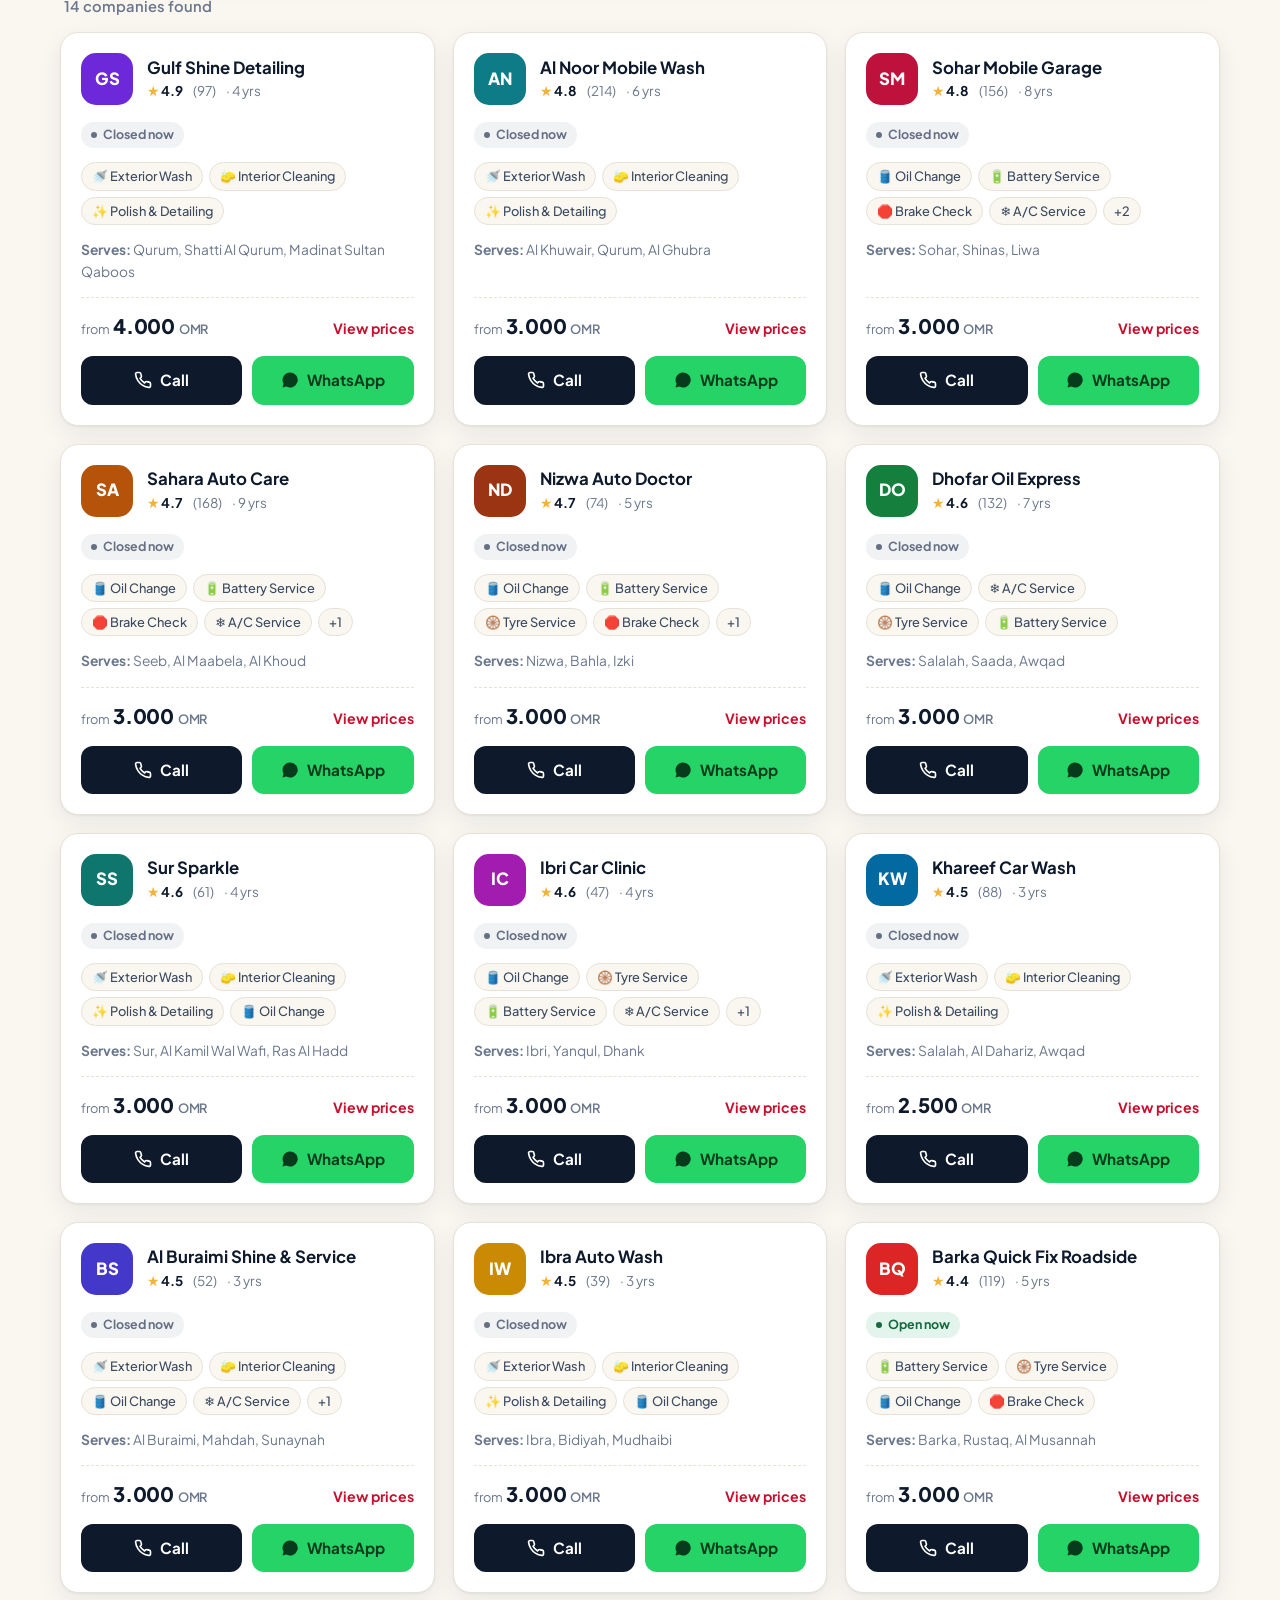
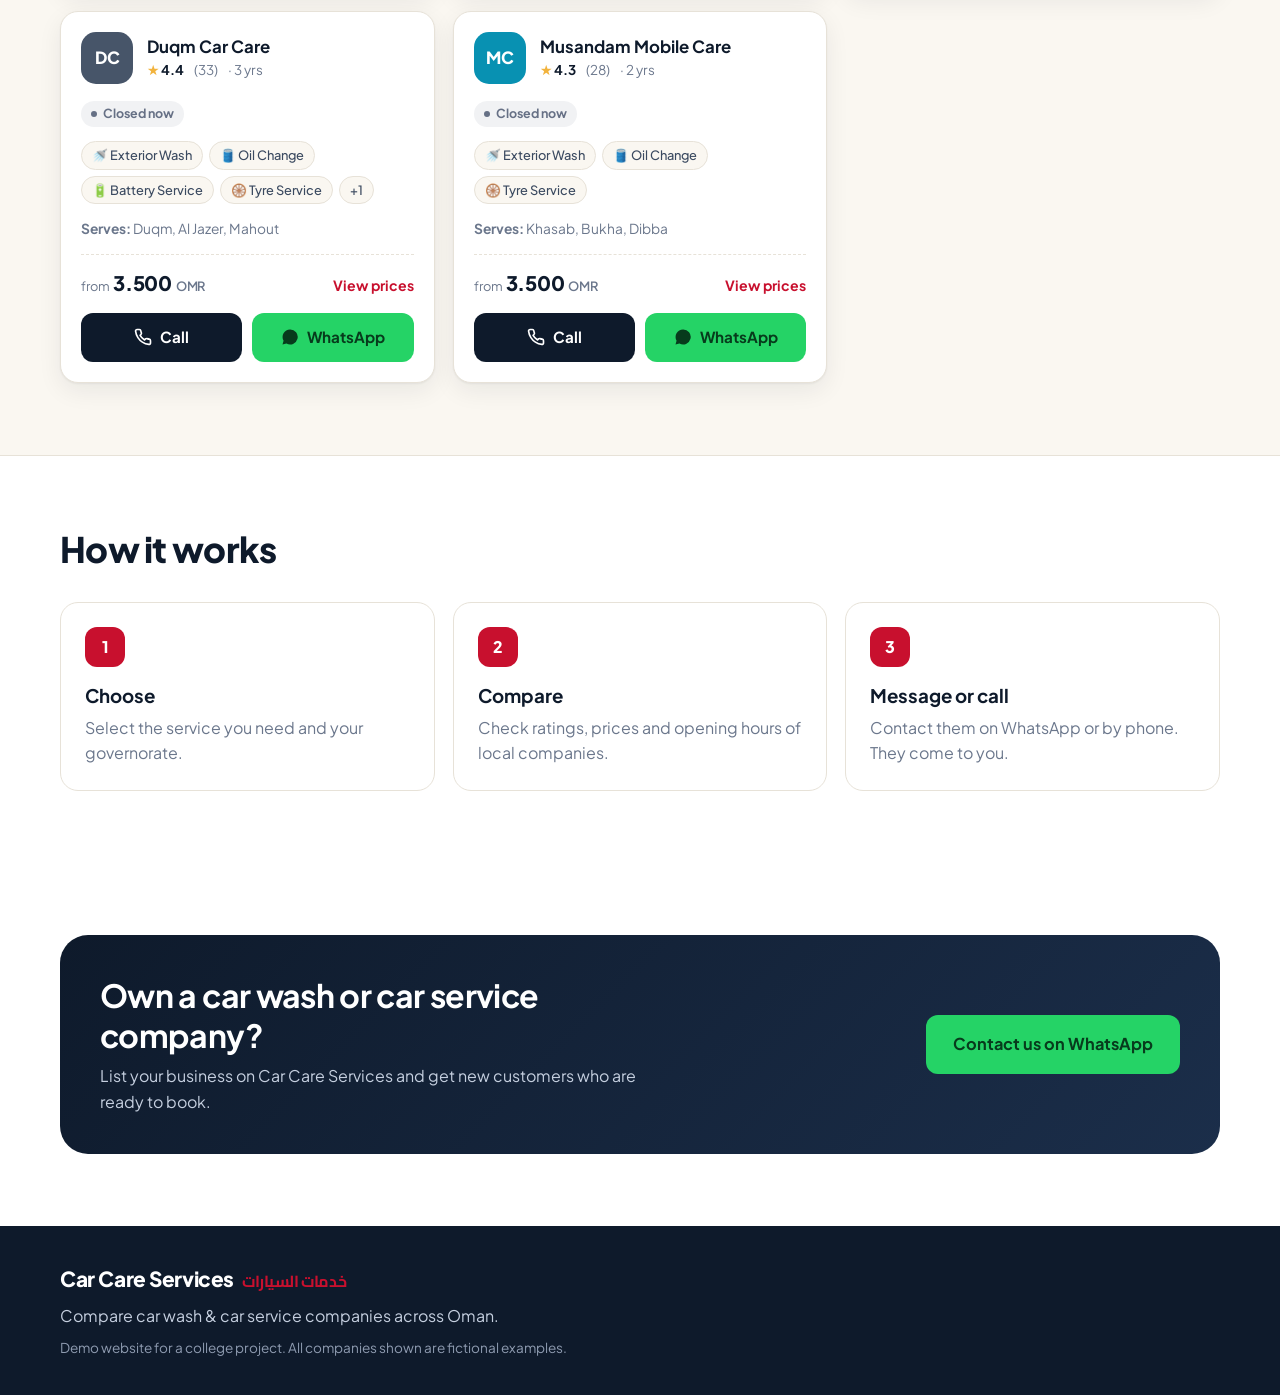
<file: ad/baabak/index.html>
<!doctype html>
<html lang="en" dir="ltr">
<head>
  <meta charset="utf-8">
  <meta name="viewport" content="width=device-width, initial-scale=1">
  <title>Car Care Services | Compare car wash & car service in Oman</title>
  <meta name="description" content="Car Care Services lets you compare car wash and car service companies in Oman that come to your home or office. Then call or WhatsApp them.">
  <meta name="theme-color" content="#C8102E">
  <link rel="icon" href="favicon.svg" type="image/svg+xml">
  <link rel="preconnect" href="https://fonts.googleapis.com">
  <link rel="preconnect" href="https://fonts.gstatic.com" crossorigin>
  <link href="https://fonts.googleapis.com/css2?family=Cairo:wght@400;600;700;800&family=Plus+Jakarta+Sans:wght@400;500;600;700;800&display=swap" rel="stylesheet">
  <link rel="stylesheet" href="css/styles.css">
</head>
<body>

<header class="header" id="top">
  <div class="wrap header-in">
    <a href="#top" class="logo" aria-label="Car Care Services">
      <svg viewBox="0 0 40 40" width="36" height="36" aria-hidden="true"><rect width="40" height="40" rx="11" fill="#C8102E"/><path d="M8 25v-5.5c0-1 .7-1.8 1.7-2l1.9-4.4c.4-.9 1.3-1.5 2.3-1.5h12.2c1 0 1.9.6 2.3 1.5l1.9 4.4c1 .2 1.7 1 1.7 2V25c0 .6-.4 1-1 1H9c-.6 0-1-.4-1-1z" fill="#fff"/><path d="M13 17.5l1.4-3.2h11.2l1.4 3.2z" fill="#C8102E"/><circle cx="13.5" cy="26.5" r="3" fill="#C8102E" stroke="#fff" stroke-width="1.8"/><circle cx="26.5" cy="26.5" r="3" fill="#C8102E" stroke="#fff" stroke-width="1.8"/></svg>
      <span class="logo-text">Car Care Services<small>خدمات السيارات</small></span>
    </a>
    <nav class="nav" id="nav">
      <a href="#services" data-i18n="nav.services"></a>
      <a href="#providers" data-i18n="nav.providers"></a>
      <a href="#how" data-i18n="nav.how"></a>
      <a href="#join" data-i18n="nav.join"></a>
    </nav>
    <div class="header-actions">
      <button class="btn btn-ghost" id="langBtn" type="button"><span data-i18n="lang.btn"></span></button>
      <button class="burger" id="burger" type="button" aria-label="Menu" aria-expanded="false"><span></span><span></span><span></span></button>
    </div>
  </div>
</header>

<main>
  <!-- HERO -->
  <section class="hero">
    <div class="wrap hero-grid">
      <div class="hero-copy">
        <span class="badge"><i class="dot"></i><span data-i18n="hero.badge"></span></span>
        <h1 data-i18n-html="hero.title"></h1>
        <p class="lead" data-i18n="hero.sub"></p>

        <form class="search" id="heroSearch">
          <label>
            <span data-i18n="search.service"></span>
            <select id="heroService"></select>
          </label>
          <label>
            <span data-i18n="search.gov"></span>
            <select id="heroGov"></select>
          </label>
          <button class="btn btn-primary" type="submit"><span data-i18n="search.btn"></span> <i class="arrow">→</i></button>
        </form>
      </div>

      <div class="hero-art" aria-hidden="true">
        <div class="art-bg"></div>
        <svg viewBox="0 0 520 280" class="car">
          <ellipse cx="260" cy="246" rx="215" ry="14" fill="#0E1A2B" opacity=".12"/>
          <path d="M34 176c0-20 14-31 40-36l52-10c20-30 52-48 96-48h104c36 0 64 18 88 48l38 8c26 5 36 18 36 38v16c0 8-6 14-14 14H48c-8 0-14-6-14-14z" fill="#C8102E"/>
          <path d="M146 128c17-22 42-34 78-34h50v34zM290 94h44c25 0 43 14 62 34H290z" fill="#DCEBFA"/>
          <path d="M40 186h448" stroke="#fff" stroke-opacity=".25" stroke-width="3"/>
          <rect x="468" y="160" width="22" height="12" rx="5" fill="#F9D26B"/>
          <rect x="30" y="158" width="14" height="12" rx="5" fill="#fff" opacity=".8"/>
          <g><circle cx="132" cy="208" r="36" fill="#0E1A2B"/><circle cx="132" cy="208" r="17" fill="#E5E7EB"/><circle cx="132" cy="208" r="6" fill="#0E1A2B"/></g>
          <g><circle cx="392" cy="208" r="36" fill="#0E1A2B"/><circle cx="392" cy="208" r="17" fill="#E5E7EB"/><circle cx="392" cy="208" r="6" fill="#0E1A2B"/></g>
          <g fill="#fff"><path d="M190 52l5 12 12 5-12 5-5 12-5-12-12-5 12-5z" opacity=".95"/><path d="M420 40l3.5 8 8 3.5-8 3.5-3.5 8-3.5-8-8-3.5 8-3.5z"/><circle cx="90" cy="76" r="5"/><circle cx="470" cy="92" r="4"/></g>
        </svg>
        <div class="chip chip-a"><b>⭐ 4.8</b> <span>avg. rating</span></div>
        <div class="chip chip-b"><b>🚐</b> <span>~30 min</span></div>
      </div>
    </div>

    <div class="wrap stats">
      <div><b id="stProviders">0</b><span data-i18n="stats.providers"></span></div>
      <div><b id="stGovs">0</b><span data-i18n="stats.govs"></span></div>
      <div><b id="stServices">0</b><span data-i18n="stats.services"></span></div>
      <div><b>0</b><span data-i18n="stats.km"></span></div>
    </div>
  </section>

  <!-- SERVICES -->
  <section class="section" id="services">
    <div class="wrap">
      <div class="sec-head">
        <h2 data-i18n="services.title"></h2>
        <p data-i18n="services.sub"></p>
      </div>
      <div class="services" id="servicesGrid"></div>
    </div>
  </section>

  <!-- PROVIDERS -->
  <section class="section alt" id="providers">
    <div class="wrap">
      <div class="sec-head">
        <h2 data-i18n="providers.title"></h2>
        <p data-i18n="providers.sub"></p>
      </div>

      <div class="filters">
        <input type="search" id="fSearch" data-i18n-placeholder="filter.search" autocomplete="off">
        <select id="fService" aria-label="Service"></select>
        <select id="fGov" aria-label="Governorate"></select>
        <select id="fSort" aria-label="Sort"></select>
        <label class="check"><input type="checkbox" id="fOpen"><span data-i18n="filter.open"></span></label>
      </div>
      <p class="count" id="count" aria-live="polite"></p>

      <div class="grid" id="providersGrid"></div>
      <div class="empty" id="empty" hidden>
        <div class="empty-ico">🔎</div>
        <h3 data-i18n="empty.title"></h3>
        <p data-i18n="empty.sub"></p>
        <button class="btn btn-dark" id="resetBtn" type="button" data-i18n="reset"></button>
      </div>
    </div>
  </section>

  <!-- HOW -->
  <section class="section" id="how">
    <div class="wrap">
      <div class="sec-head"><h2 data-i18n="how.title"></h2></div>
      <div class="steps">
        <div class="step"><span class="num">1</span><h3 data-i18n="how.1.t"></h3><p data-i18n="how.1.d"></p></div>
        <div class="step"><span class="num">2</span><h3 data-i18n="how.2.t"></h3><p data-i18n="how.2.d"></p></div>
        <div class="step"><span class="num">3</span><h3 data-i18n="how.3.t"></h3><p data-i18n="how.3.d"></p></div>
      </div>
    </div>
  </section>

  <!-- JOIN -->
  <section class="section" id="join">
    <div class="wrap">
      <div class="join">
        <div>
          <h2 data-i18n="join.title"></h2>
          <p data-i18n="join.sub"></p>
        </div>
        <a class="btn btn-wa btn-lg" id="joinBtn" target="_blank" rel="noopener"><span data-i18n="join.btn"></span></a>
      </div>
    </div>
  </section>
</main>

<footer class="footer">
  <div class="wrap footer-in">
    <div class="logo-text light">Car Care Services<small>خدمات السيارات</small></div>
    <p data-i18n="footer.tag"></p>
    <p class="demo" data-i18n="footer.demo"></p>
  </div>
</footer>

<!-- Details modal -->
<div class="modal" id="modal" hidden>
  <div class="sheet" role="dialog" aria-modal="true" aria-labelledby="mTitle">
    <button class="x" id="mClose" type="button" aria-label="Close">×</button>
    <div id="mBody"></div>
  </div>
</div>

<script src="js/data.js"></script>
<script src="js/i18n.js"></script>
<script src="js/app.js"></script>
</body>
</html>
</file>
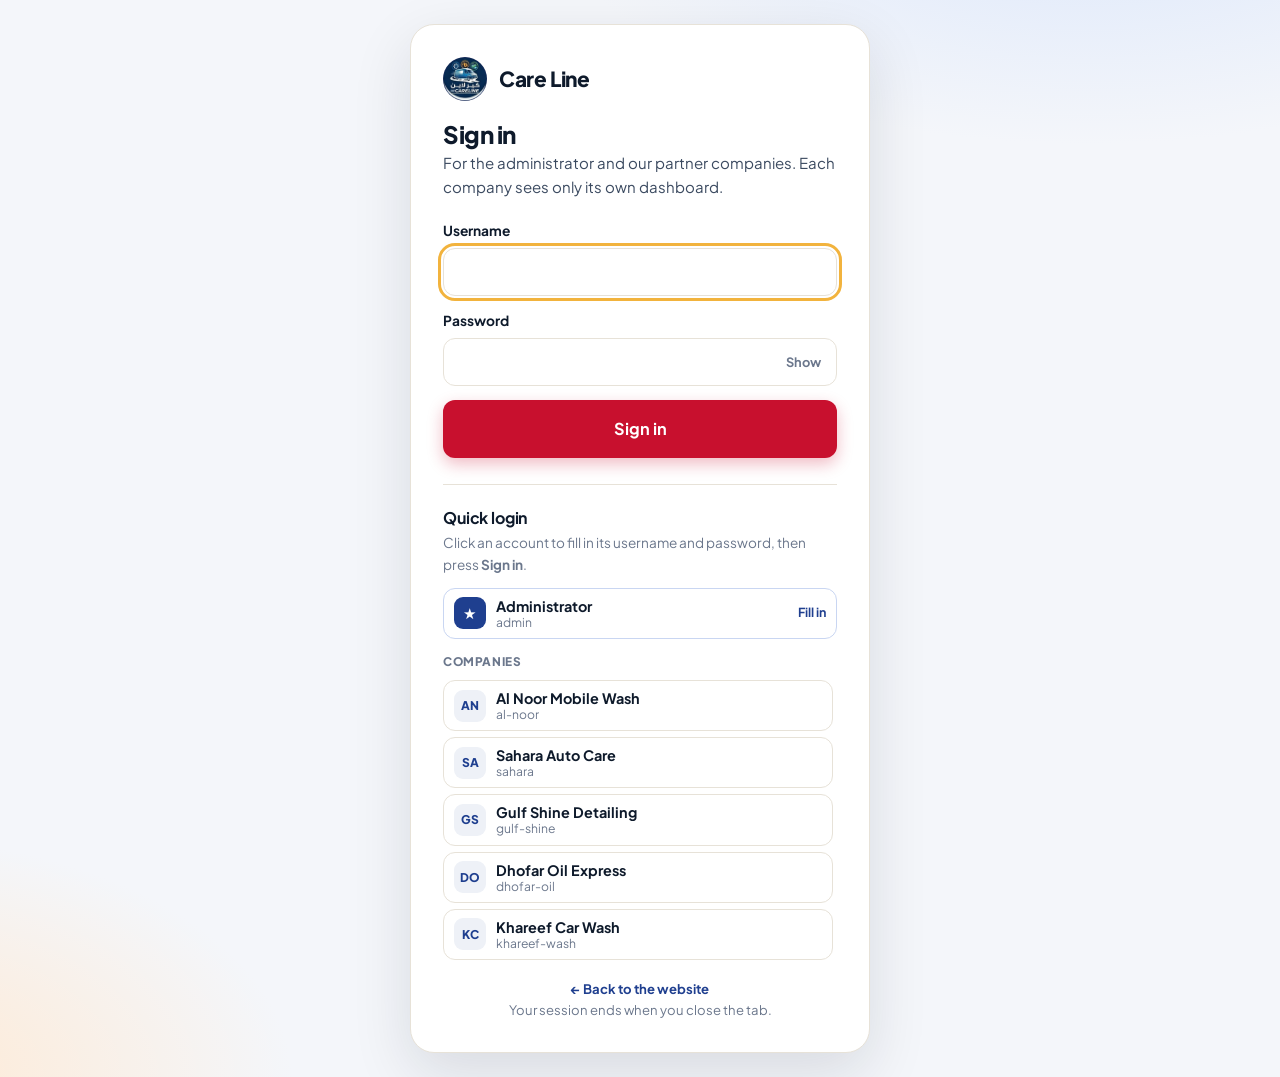
<file: admin.html>
<!doctype html>
<html lang="en" dir="ltr">
<head>
  <meta charset="utf-8">
  <meta name="viewport" content="width=device-width, initial-scale=1">
  <title>Admin dashboard | Care Line</title>
  <meta name="robots" content="noindex, nofollow">
  <style id="gate">html{visibility:hidden}</style>
  <link rel="icon" href="favicon.png" type="image/png">
  <link rel="preconnect" href="https://fonts.googleapis.com">
  <link rel="preconnect" href="https://fonts.gstatic.com" crossorigin>
  <link href="https://fonts.googleapis.com/css2?family=Plus+Jakarta+Sans:wght@400;500;600;700;800&display=swap" rel="stylesheet">
  <link rel="stylesheet" href="css/styles.css?v=20261117">
  <link rel="stylesheet" href="css/dash.css?v=20261117">
  <script src="js/accounts.js?v=20261117"></script>
  <script src="js/auth.js?v=20261117"></script>
  <script>Auth.require('admin');</script>
</head>
<body class="dash">

<header class="dh">
  <div class="wrap">
    <img class="logo-img" src="img/logo-badge.png" width="40" height="40" alt="Care Line logo">
    <h1>Admin dashboard<small>Care Line control centre</small></h1>
    <span class="sp"></span>
    <span class="chip-u" id="who">admin</span>
    <a class="btn btn-ghost btn-sm" href="index.html" target="_blank" rel="noopener">View website</a>
    <button class="btn btn-dark btn-sm" id="logout" type="button">Log out</button>
  </div>
</header>

<nav class="tabs-d" aria-label="Dashboard sections">
  <div class="wrap" id="tabs">
    <button type="button" data-tab="overview" class="on">Overview</button>
    <button type="button" data-tab="seo">Meta description &amp; SEO</button>
    <button type="button" data-tab="companies">Companies</button>
    <button type="button" data-tab="add">+ Add company</button>
    <button type="button" data-tab="orders">Customers &amp; orders</button>
    <button type="button" data-tab="accounts">Usernames &amp; passwords</button>
  </div>
</nav>

<main class="wrap dmain">

  <!-- OVERVIEW -->
  <section class="tabpanel" id="tab-overview">
    <div class="panel meta-box">
      <div class="meta-head">
        <div>
          <h2>Website meta description</h2>
          <p class="sub">The text Google shows under the website name in search results. Type it here and press Save.</p>
        </div>
        <span class="cnt" id="qCnt"></span>
      </div>
      <textarea id="qDesc" class="meta-area" maxlength="320" aria-label="Meta description" placeholder="Type the meta description of the website here…"></textarea>
      <div class="row-d" style="margin-top:12px">
        <button class="btn btn-primary" id="qSave" type="button">Save meta description</button>
        <a class="btn btn-ghost btn-sm" href="#seo" data-goto="seo">Title, keywords &amp; preview →</a>
        <span class="okmsg" id="qMsg" hidden></span>
      </div>
    </div>

    <div class="panel">
      <div class="filters-d">
        <label class="note-s" for="period"><b>Period</b></label>
        <select id="period"><option value="7">Last 7 days</option><option value="30" selected>Last 30 days</option><option value="90">Last 90 days</option></select>
        <label class="check"><input type="checkbox" id="useSample" checked><span>Include sample history</span></label>
        <span class="note-s" id="sampleNote"></span>
      </div>
    </div>
    <div class="kpis" id="kpis"></div>
    <div id="mainChart"></div>
    <div class="g2">
      <div id="topCompanies"></div>
      <div id="topServices"></div>
    </div>
  </section>

  <!-- SEO -->
  <section class="tabpanel" id="tab-seo" hidden>
    <div class="seo-grid">
      <div class="panel">
        <h2>Meta description &amp; SEO</h2>
        <p class="sub">Write the words that Google and social media show for the website, then press <b>Save &amp; apply</b>.</p>

        <div class="fld-d"><label for="sDesc"><span>Meta description <small class="hint">(the grey text under the link on Google)</small></span><span class="cnt" id="cDesc"></span></label>
          <textarea id="sDesc" class="meta-area" maxlength="320"></textarea></div>
        <div class="fld-d"><label for="sTitle"><span>Page title <small class="hint">(the blue link on Google and the browser tab)</small></span><span class="cnt" id="cTitle"></span></label>
          <input type="text" id="sTitle" maxlength="120" autocomplete="off"></div>
        <div class="fld-d"><label for="sKeys"><span>Keywords <small class="hint">(comma separated)</small></span></label>
          <textarea id="sKeys" style="min-height:70px"></textarea></div>
        <div class="fld-d"><label for="sOgTitle"><span>Share title <small class="hint">(WhatsApp / Facebook card)</small></span><span class="cnt" id="cOgT"></span></label>
          <input type="text" id="sOgTitle" maxlength="120" autocomplete="off"></div>
        <div class="fld-d"><label for="sOgDesc"><span>Share description</span><span class="cnt" id="cOgD"></span></label>
          <textarea id="sOgDesc" maxlength="300" style="min-height:70px"></textarea></div>

        <div class="row-d">
          <button class="btn btn-primary" id="seoSave" type="button">Save &amp; apply</button>
          <button class="btn btn-ghost" id="seoDl" type="button">Download updated index.html</button>
          <button class="btn btn-ghost btn-sm" id="seoReset" type="button">Reset to website text</button>
          <a class="btn btn-ghost btn-sm" href="index.html" target="_blank" rel="noopener">Open website</a>
        </div>
        <p class="okmsg" id="seoMsg" hidden style="margin-top:14px"></p>
        <p class="note-s" style="margin-top:14px"><b>Save &amp; apply</b> updates the website on this device straight away. To publish the new text on GitHub for Google, press <b>Download updated index.html</b> and upload that file to the repository.</p>
        <p class="note-s" style="margin-top:8px">More tools (SEO score, sitemap, robots.txt): <a href="seo-admin.html" style="color:var(--utas);font-weight:700">Advanced SEO tools →</a></p>
      </div>

      <div style="display:grid;gap:20px">
        <div class="panel">
          <h2>Google preview</h2>
          <p class="sub">How the website can look in search results.</p>
          <div class="serp" id="serp"></div>
        </div>
        <div class="panel">
          <h2>Tags on the website now</h2>
          <p class="sub">Read from <code>index.html</code>, with your saved text applied.</p>
          <div class="taglist" id="liveTags"></div>
        </div>
      </div>
    </div>
  </section>

  <!-- COMPANIES -->
  <section class="tabpanel" id="tab-companies" hidden>
    <div class="panel">
      <div class="meta-head">
        <div>
          <h2>All companies</h2>
          <p class="sub">Every company on the website and how it is doing. Click a row for the full details.</p>
        </div>
        <button class="btn btn-primary btn-sm" type="button" data-goto="add">+ Add company</button>
      </div>
      <div class="filters-d" style="margin:14px 0">
        <input type="search" id="coSearch" placeholder="Search company or governorate…" autocomplete="off">
        <select id="coPeriod"><option value="7">Last 7 days</option><option value="30" selected>Last 30 days</option><option value="90">Last 90 days</option></select>
        <button class="btn btn-ghost btn-sm" id="coCsv" type="button">Export CSV</button>
      </div>
      <div id="coTable"></div>
    </div>
  </section>

  <!-- ADD COMPANY -->
  <section class="tabpanel" id="tab-add" hidden>
    <div class="panel">
      <h2>Add a new company</h2>
      <p class="sub">For a business that subscribes to Care Line. It appears on the website straight away and gets its own username, password and dashboard.</p>

      <form id="addForm" novalidate>
        <div class="add-grid">
          <div class="fld-d"><label for="aName">Company name (English) *</label><input type="text" id="aName" maxlength="60" autocomplete="off" placeholder="e.g. Muscat Shine Car Care"></div>
          <div class="fld-d"><label for="aNameAr">Company name (Arabic)</label><input type="text" id="aNameAr" maxlength="60" autocomplete="off" dir="rtl" placeholder="مثال: لمعة مسقط"></div>
          <div class="fld-d"><label for="aPhone">WhatsApp / phone number *</label><input type="tel" id="aPhone" inputmode="numeric" maxlength="12" autocomplete="off" placeholder="9X XXX XXX"><span class="hint">Omani number, 8 digits. Used for the Call and WhatsApp buttons.</span></div>
          <div class="fld-d"><label for="aYears">Years in business</label><input type="text" id="aYears" inputmode="numeric" maxlength="2" autocomplete="off" placeholder="e.g. 3"></div>
        </div>

        <fieldset class="fld-d"><legend class="lg">Governorates served *</legend><div class="chk-grid" id="aGovs"></div></fieldset>
        <div class="fld-d"><label for="aAreas">Areas served</label><input type="text" id="aAreas" autocomplete="off" placeholder="e.g. Al Khuwair, Qurum, Bawshar"><span class="hint">Separate with commas.</span></div>

        <fieldset class="fld-d"><legend class="lg">Services and starting prices (OMR) *</legend><div class="svc-grid" id="aSvcs"></div></fieldset>

        <div class="add-grid">
          <div class="fld-d"><label for="aFrom">Opens at</label><select id="aFrom"></select></div>
          <div class="fld-d"><label for="aTo">Closes at</label><select id="aTo"></select></div>
          <div class="fld-d" style="grid-column:1/-1"><label for="aDesc">Description (English)</label><textarea id="aDesc" maxlength="240" style="min-height:70px" placeholder="One or two sentences about the company"></textarea></div>
          <div class="fld-d" style="grid-column:1/-1"><label for="aDescAr">Description (Arabic)</label><textarea id="aDescAr" maxlength="240" dir="rtl" style="min-height:70px"></textarea></div>
        </div>

        <div class="login-box">
          <h3>Login for this company</h3>
          <div class="add-grid">
            <div class="fld-d"><label for="aUser">Username *</label><input type="text" id="aUser" maxlength="30" autocomplete="off" autocapitalize="none" spellcheck="false"><span class="hint">Small letters, numbers and dashes.</span></div>
            <div class="fld-d"><label for="aPass">Password *</label>
              <div class="pw"><input type="text" id="aPass" maxlength="40" autocomplete="off" spellcheck="false"><button type="button" id="aGen">New</button></div>
              <span class="hint">At least 8 characters.</span></div>
          </div>
        </div>

        <p class="login-err" id="aErr" role="alert" hidden></p>
        <button class="btn btn-primary btn-lg" type="submit" style="width:auto">Add company</button>
      </form>
      <div id="addDone" hidden></div>
    </div>
  </section>

  <!-- ORDERS -->
  <section class="tabpanel" id="tab-orders" hidden>
    <div class="panel">
      <h2>Customers &amp; orders</h2>
      <p class="sub">Students and staff who sent an order through the UTAS form, with the company they chose.</p>
      <div class="filters-d" style="margin-bottom:14px">
        <input type="search" id="orSearch" placeholder="Search customer or phone…" autocomplete="off">
        <select id="orCompany"></select>
        <select id="orPeriod"><option value="7">Last 7 days</option><option value="30" selected>Last 30 days</option><option value="90">Last 90 days</option></select>
        <button class="btn btn-ghost btn-sm" id="orCsv" type="button">Export CSV</button>
      </div>
      <div id="orTable"></div>
    </div>
  </section>

  <!-- ACCOUNTS -->
  <section class="tabpanel" id="tab-accounts" hidden>
    <div class="panel">
      <div class="meta-head">
        <div>
          <h2>Usernames &amp; passwords</h2>
          <p class="sub">The administrator and every company login.</p>
        </div>
        <label class="check"><input type="checkbox" id="showPw"><span>Show passwords</span></label>
      </div>
      <div id="acTable" style="margin-top:14px"></div>
    </div>
    <div class="panel">
      <h2>Change a password</h2>
      <p class="sub">The new password works immediately, and the quick-login list on the login page is updated too.</p>
      <div class="filters-d">
        <select id="pwUser"></select>
        <input type="text" id="pwNew" placeholder="New password (8+ characters)" autocomplete="off" spellcheck="false" style="min-width:240px;padding:11px 12px;border:1.5px solid var(--line);border-radius:12px;font:inherit">
        <button class="btn btn-dark btn-sm" id="pwGo" type="button">Change password</button>
      </div>
      <p class="okmsg" id="pwMsg" hidden style="margin-top:12px"></p>
    </div>
    <div class="panel">
      <h2>Reset activity</h2>
      <p class="sub">Deletes the visits, clicks and orders recorded on this device (sample history stays).</p>
      <button class="btn btn-ghost btn-sm" id="clearLive" type="button">Clear recorded activity</button>
    </div>
  </section>
</main>

<div class="modal" id="dModal" hidden>
  <div class="sheet wide" role="dialog" aria-modal="true" aria-labelledby="dTitle">
    <button class="x" id="dClose" type="button" aria-label="Close">×</button>
    <div id="dBody"></div>
  </div>
</div>

<script src="js/data.js?v=20261117"></script>
<script src="js/store.js?v=20261117"></script>
<script src="js/track.js?v=20261117"></script>
<script src="js/dash.js?v=20261117"></script>
<script src="js/admin.js?v=20261117"></script>
</body>
</html>
</file>
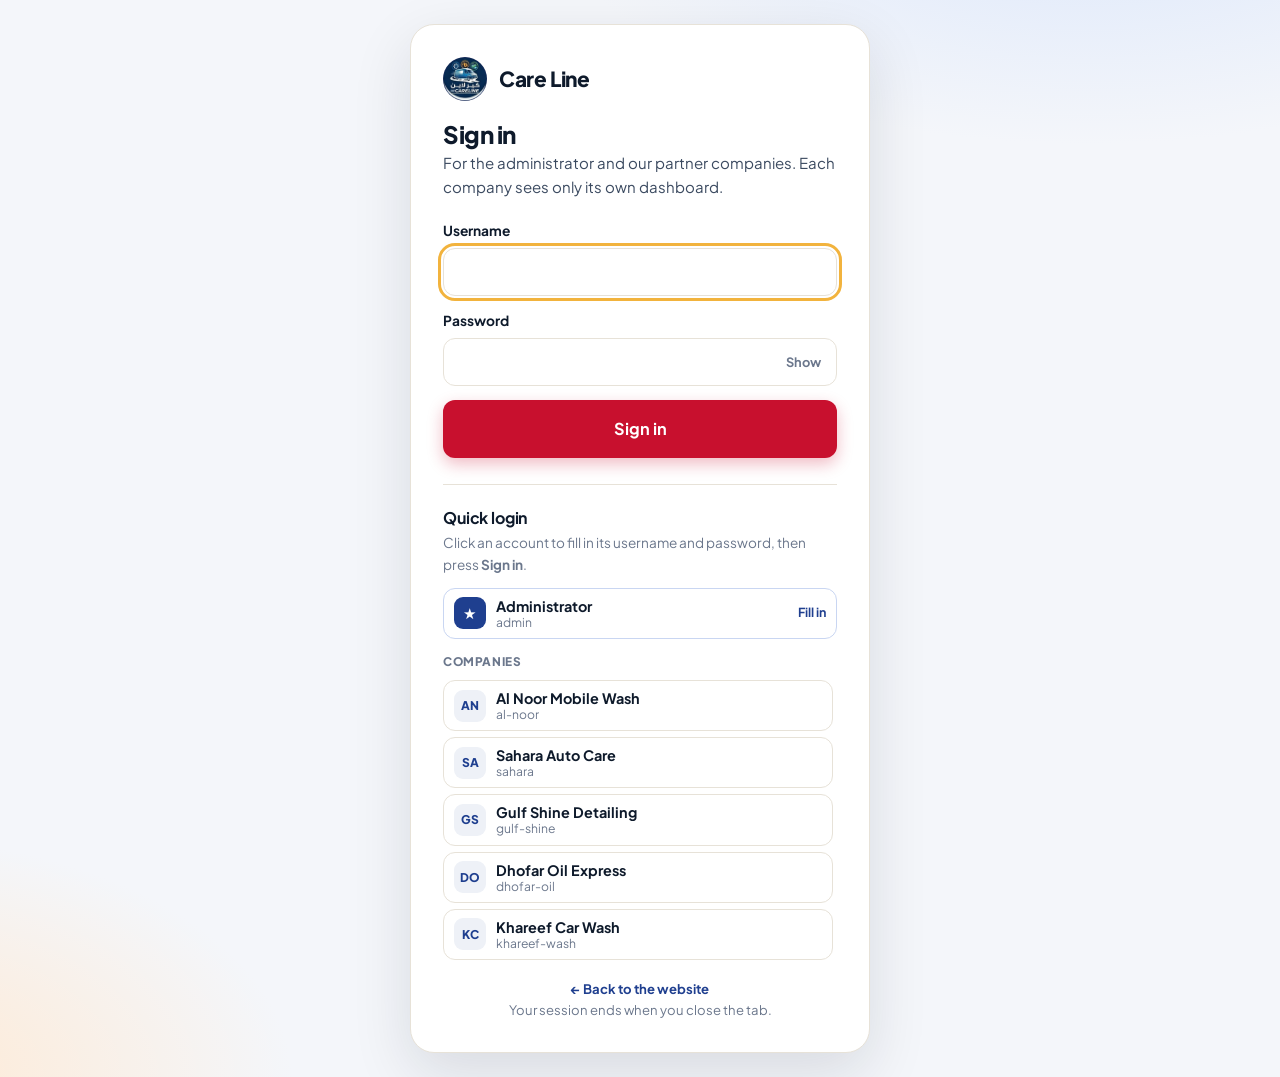
<file: login.html>
<!doctype html>
<html lang="en" dir="ltr">
<head>
  <meta charset="utf-8">
  <meta name="viewport" content="width=device-width, initial-scale=1">
  <title>Login | Care Line</title>
  <meta name="robots" content="noindex, nofollow">
  <link rel="icon" href="favicon.png" type="image/png">
  <link rel="preconnect" href="https://fonts.googleapis.com">
  <link rel="preconnect" href="https://fonts.gstatic.com" crossorigin>
  <link href="https://fonts.googleapis.com/css2?family=Plus+Jakarta+Sans:wght@400;500;600;700;800&display=swap" rel="stylesheet">
  <link rel="stylesheet" href="css/styles.css?v=20261117">
  <link rel="stylesheet" href="css/dash.css?v=20261117">
</head>
<body class="dash">
<div class="login-wrap">
  <main class="login-card">
    <div class="brand">
      <img class="logo-img" src="img/logo-badge.png" width="48" height="48" alt="Care Line logo">
      <div class="logo-text">Care Line<small>كير لاين</small></div>
    </div>
    <h1>Sign in</h1>
    <p class="lead">For the administrator and our partner companies. Each company sees only its own dashboard.</p>

    <div class="login-err" id="err" role="alert" hidden></div>

    <form id="form" novalidate>
      <div class="fld-d">
        <label for="u">Username</label>
        <input type="text" id="u" autocomplete="username" autocapitalize="none" spellcheck="false" autofocus>
      </div>
      <div class="fld-d">
        <label for="p">Password</label>
        <div class="pw">
          <input type="password" id="p" autocomplete="current-password">
          <button type="button" id="show" aria-label="Show password">Show</button>
        </div>
      </div>
      <button class="btn btn-primary btn-lg" type="submit" id="go">Sign in</button>
    </form>

    <section class="quick" aria-labelledby="qTitle">
      <h2 id="qTitle">Quick login</h2>
      <p>Click an account to fill in its username and password, then press <b>Sign in</b>.</p>
      <div class="q-admin" id="qAdmin"></div>
      <div class="q-label">Companies</div>
      <div class="q-list" id="qList"></div>
    </section>

    <p class="login-foot"><a href="index.html">← Back to the website</a><br>Your session ends when you close the tab.</p>
  </main>
</div>

<script src="js/accounts.js?v=20261117"></script>
<script src="js/store.js?v=20261117"></script>
<script src="js/auth.js?v=20261117"></script>
<script>
(function () {
  const $ = (s) => document.querySelector(s);
  const esc = (s) => String(s == null ? '' : s).replace(/&/g, '&amp;').replace(/</g, '&lt;').replace(/>/g, '&gt;').replace(/"/g, '&quot;');
  const params = new URLSearchParams(location.search);
  const safeNext = (n) => (/^[\w-]+\.html(\?[\w=&%.\-]*)?(#[\w-]*)?$/.test(n || '') ? n : '');

  // already signed in? go straight to the right dashboard
  const existing = Auth.session();
  if (existing) route(existing);

  function route(s) {
    const next = safeNext(params.get('next'));
    if (s.role === 'admin') location.replace(next || 'admin.html');
    else location.replace(next && next.startsWith('portal.html') ? next : 'portal.html');
  }
  function showErr(msg) { const e = $('#err'); e.textContent = msg; e.hidden = false; }

  /* ---------- quick login links ---------- */
  const initials = (name) => name.replace(/\(.*?\)/g, '').trim().split(/\s+/).slice(0, 2).map((w) => w[0]).join('').toUpperCase();
  const admin = ACCOUNTS.find((a) => a.role === 'admin');
  if (admin) {
    $('#qAdmin').innerHTML = '<button type="button" class="q-btn q-main" data-user="' + esc(admin.user) + '">' +
      '<span class="q-av">★</span><span class="q-t"><b>Administrator</b><small>' + esc(admin.user) + '</small></span><span class="q-go">Fill in</span></button>';
  }
  $('#qList').innerHTML = ACCOUNTS.filter((a) => a.role === 'company').map((a) =>
    '<button type="button" class="q-btn" data-user="' + esc(a.user) + '"><span class="q-av">' + esc(initials(a.name)) + '</span>' +
    '<span class="q-t"><b>' + esc(a.name) + '</b><small>' + esc(a.user) + '</small></span></button>').join('');

  document.querySelector('.quick').addEventListener('click', (e) => {
    const b = e.target.closest('[data-user]'); if (!b) return;
    const acc = ACCOUNTS.find((a) => a.user === b.dataset.user); if (!acc) return;
    $('#u').value = acc.user;
    $('#p').value = acc.pw || '';
    $('#p').type = 'text'; $('#show').textContent = 'Hide';
    $('#err').hidden = true;
    document.querySelectorAll('.q-btn.on').forEach((x) => x.classList.remove('on'));
    b.classList.add('on');
    $('#form').scrollIntoView({ behavior: 'smooth', block: 'center' });
    $('#go').focus({ preventScroll: true });
  });

  $('#show').addEventListener('click', () => {
    const p = $('#p'); const hide = p.type === 'password';
    p.type = hide ? 'text' : 'password'; $('#show').textContent = hide ? 'Hide' : 'Show';
  });

  $('#form').addEventListener('submit', async (e) => {
    e.preventDefault();
    $('#err').hidden = true;
    const left = Auth.lockLeft();
    if (left > 0) return showErr('Too many wrong attempts. Please wait ' + left + ' seconds and try again.');
    const user = $('#u').value, pass = $('#p').value;
    if (!user.trim() || !pass) return showErr('Please enter your username and password.');
    $('#go').disabled = true; $('#go').textContent = 'Checking…';
    try {
      const s = await Auth.login(user, pass);
      if (s) return route(s);
      showErr(Auth.lockLeft() > 0 ? 'Too many wrong attempts. Please wait 30 seconds.' : 'Wrong username or password.');
    } catch (err) {
      showErr('This browser blocks secure login on this address. Open the website over https (GitHub Pages) or http://localhost.');
    }
    $('#go').disabled = false; $('#go').textContent = 'Sign in'; $('#p').value = ''; $('#p').focus();
  });
})();
</script>
</body>
</html>
</file>
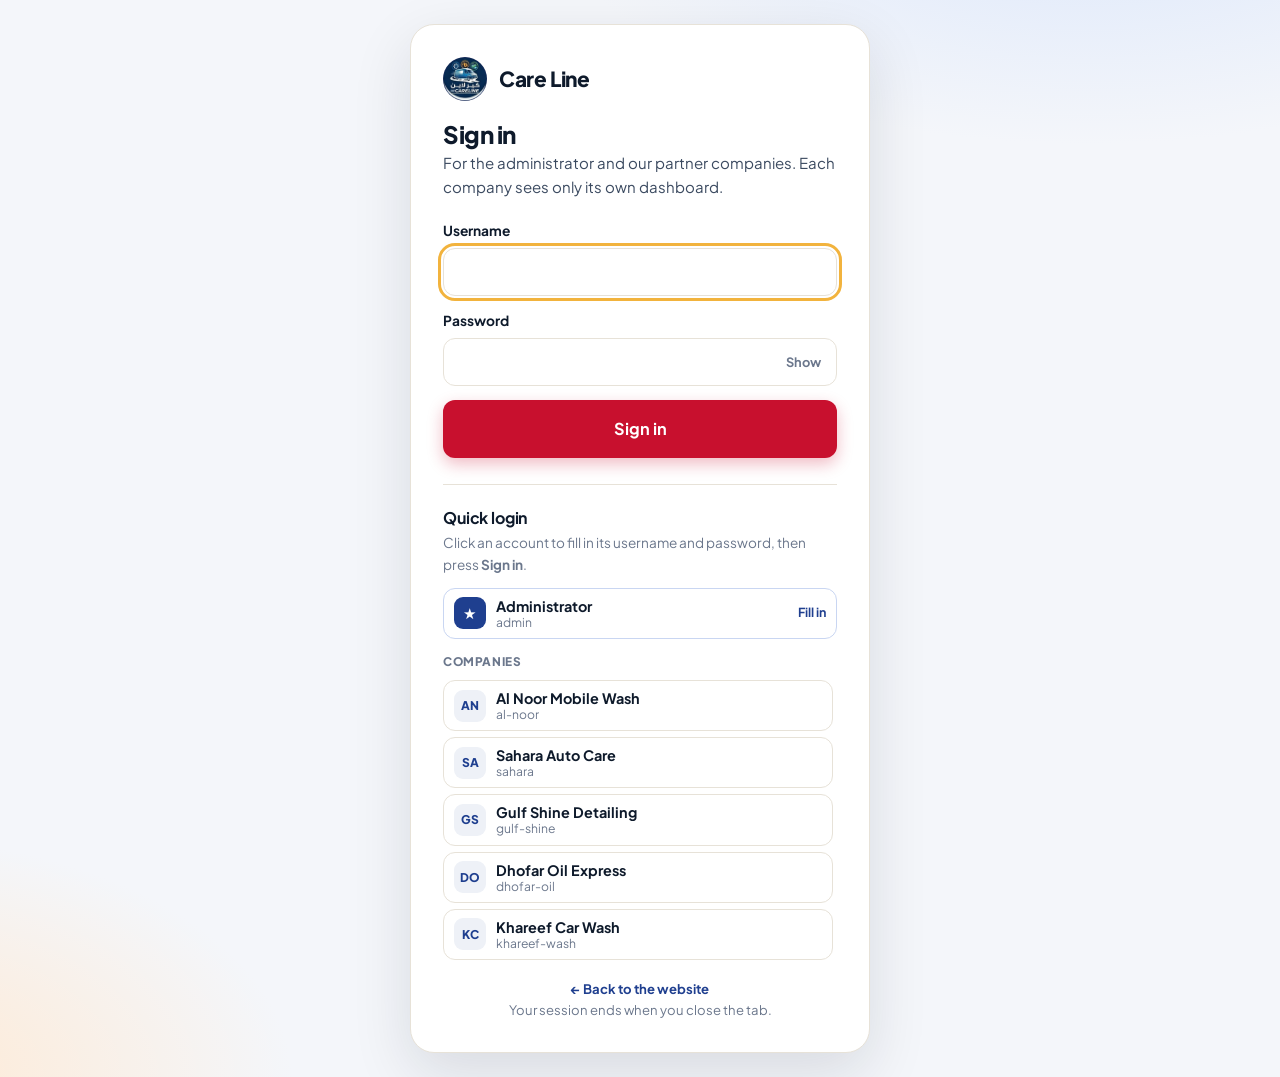
<file: portal.html>
<!doctype html>
<html lang="en" dir="ltr">
<head>
  <meta charset="utf-8">
  <meta name="viewport" content="width=device-width, initial-scale=1">
  <title>Company dashboard | Care Line</title>
  <meta name="robots" content="noindex, nofollow">
  <style id="gate">html{visibility:hidden}</style>
  <link rel="icon" href="favicon.png" type="image/png">
  <link rel="preconnect" href="https://fonts.googleapis.com">
  <link rel="preconnect" href="https://fonts.gstatic.com" crossorigin>
  <link href="https://fonts.googleapis.com/css2?family=Plus+Jakarta+Sans:wght@400;500;600;700;800&display=swap" rel="stylesheet">
  <link rel="stylesheet" href="css/styles.css?v=20261117">
  <link rel="stylesheet" href="css/dash.css?v=20261117">
  <script src="js/accounts.js?v=20261117"></script>
  <script src="js/auth.js?v=20261117"></script>
  <script>Auth.require(['company', 'admin']);</script>
</head>
<body class="dash">

<header class="dh">
  <div class="wrap">
    <img class="logo-img" src="img/logo-badge.png" width="40" height="40" alt="Care Line logo">
    <h1 id="hTitle">Company dashboard<small id="hSub">Care Line partner</small></h1>
    <span class="sp"></span>
    <span class="chip-u" id="who"></span>
    <a class="btn btn-ghost btn-sm" id="backAdmin" href="admin.html#companies" hidden>← Back to admin</a>
    <button class="btn btn-dark btn-sm" id="logout" type="button">Log out</button>
  </div>
</header>

<main class="wrap dmain">
  <div class="warnmsg" id="adminBanner" hidden>You are viewing this dashboard as the administrator.</div>

  <div class="panel" id="profile"></div>

  <div class="panel">
    <div class="filters-d">
      <label class="note-s" for="period"><b>Period</b></label>
      <select id="period"><option value="7">Last 7 days</option><option value="30" selected>Last 30 days</option><option value="90">Last 90 days</option></select>
      <label class="check"><input type="checkbox" id="useSample" checked><span>Include sample history</span></label>
      <span class="note-s" id="sampleNote"></span>
    </div>
  </div>

  <div class="kpis" id="kpis"></div>
  <div id="mainChart"></div>
  <div class="g2">
    <div id="svcBars"></div>
    <div id="howBars"></div>
  </div>

  <div class="panel">
    <h2>Your customers</h2>
    <p class="sub">Students and staff who sent you an order through the UTAS form. Contact them on the phone number they gave.</p>
    <div id="orders"></div>
  </div>

  <div class="panel">
    <h2>Your listing on the website</h2>
    <p class="sub">This is what customers see. To change prices, hours or services, message the Care Line team.</p>
    <div id="listing"></div>
    <div class="row-d" style="margin-top:14px">
      <a class="btn btn-ghost btn-sm" target="_blank" rel="noopener" href="index.html#providers">See my card on the website</a>
      <a class="btn btn-wa btn-sm" target="_blank" rel="noopener" href="https://wa.me/96891000000?text=Hello%20Care%20Line%20team%2C%20I%20would%20like%20to%20update%20my%20company%20listing.">Message the Care Line team</a>
    </div>
  </div>
</main>

<script src="js/data.js?v=20261117"></script>
<script src="js/store.js?v=20261117"></script>
<script src="js/track.js?v=20261117"></script>
<script src="js/dash.js?v=20261117"></script>
<script src="js/portal.js?v=20261117"></script>
</body>
</html>
</file>
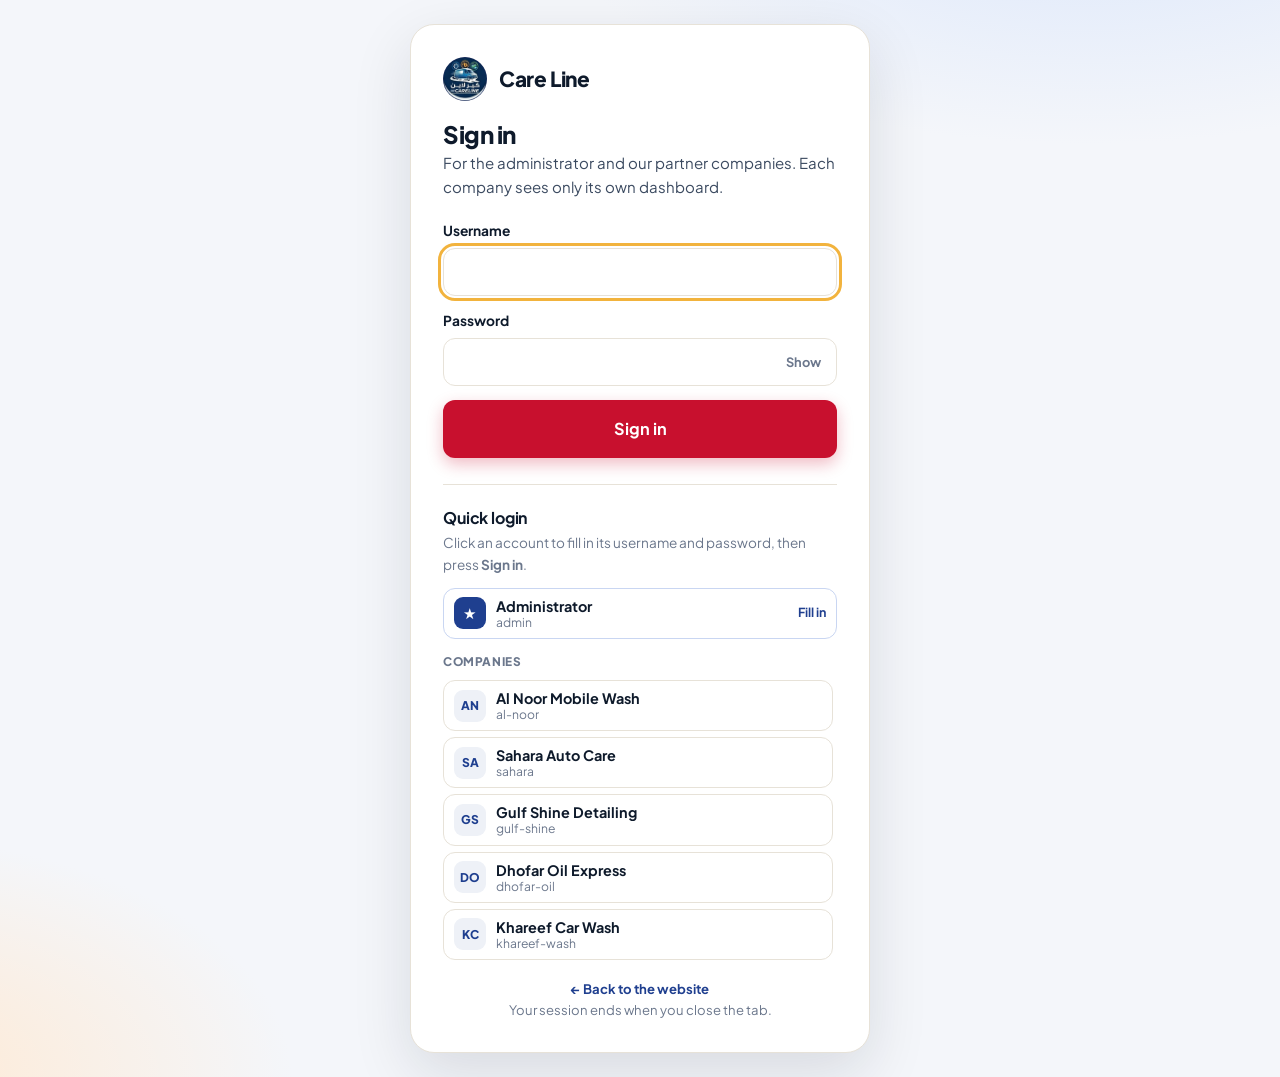
<file: seo-admin.html>
<!doctype html>
<html lang="en" dir="ltr">
<head>
  <meta charset="utf-8">
  <meta name="viewport" content="width=device-width, initial-scale=1">
  <title>SEO Control Panel | Care Line</title>
  <meta name="robots" content="noindex, nofollow">
  <style id="gate">html{visibility:hidden}</style>
  <script src="js/accounts.js?v=20261117"></script>
  <script src="js/auth.js?v=20261117"></script>
  <script>Auth.require("admin");</script>
  <link rel="icon" href="favicon.png" type="image/png">
  <link rel="preconnect" href="https://fonts.googleapis.com">
  <link rel="preconnect" href="https://fonts.gstatic.com" crossorigin>
  <link href="https://fonts.googleapis.com/css2?family=Plus+Jakarta+Sans:wght@400;500;600;700;800&display=swap" rel="stylesheet">
  <link rel="stylesheet" href="css/styles.css?v=20261117">
  <style>
    body{background:#F4F6FA}
    .a-head{background:#fff;border-bottom:1px solid var(--line);position:sticky;top:0;z-index:20}
    .a-head .wrap{display:flex;align-items:center;gap:14px;height:64px}
    .a-head h1{font-size:1.05rem;letter-spacing:-.01em;margin:0}
    .a-head .sp{flex:1}
    .saved{font-size:.82rem;color:var(--muted)}
    .a-main{padding:28px 0 64px;display:grid;gap:22px}
    .card-a{background:#fff;border:1px solid var(--line);border-radius:var(--radius);padding:22px;box-shadow:var(--shadow)}
    .card-a h2{font-size:1.1rem;margin:0 0 4px;letter-spacing:-.01em}
    .card-a .sub{color:var(--muted);font-size:.9rem;margin-bottom:16px}

    .top{display:grid;grid-template-columns:auto 1fr;gap:26px;align-items:center}
    .ring{position:relative;width:132px;height:132px}
    .ring svg{width:100%;height:100%;transform:rotate(-90deg)}
    .ring circle{fill:none;stroke-width:12;stroke-linecap:round}
    .ring .bg{stroke:#E8ECF4}
    .ring .fg{stroke:var(--green);transition:stroke-dashoffset .6s,stroke .3s}
    .ring b{position:absolute;inset:0;display:grid;place-items:center;font-size:2rem;font-weight:800}
    .ring b small{font-size:.8rem;color:var(--muted);font-weight:600;display:block;text-align:center;margin-top:-6px}
    .sum{display:flex;flex-wrap:wrap;gap:10px;margin:10px 0 14px}
    .sum span{padding:6px 12px;border-radius:99px;font-weight:700;font-size:.85rem}
    .sum .p{background:#E3F4EC;color:#14693F}.sum .w{background:#FFF3D6;color:#8A5A00}.sum .f{background:#FDECEE;color:var(--brand-d)}

    .cols{display:grid;grid-template-columns:minmax(0,1.1fr) minmax(0,.9fr);gap:22px;align-items:start}
    .sticky{position:sticky;top:84px;display:grid;gap:22px}
    .fld{display:grid;gap:6px;margin-bottom:14px}
    .fld label{font-weight:700;font-size:.86rem;display:flex;justify-content:space-between;gap:8px}
    .fld input[type=text],.fld textarea{width:100%;padding:11px 12px;border:1.5px solid var(--line);border-radius:12px;font:inherit;font-size:.93rem;background:#fff}
    .fld textarea{min-height:88px;resize:vertical}
    .fld input[type=color]{width:56px;height:38px;border:1.5px solid var(--line);border-radius:10px;padding:2px;background:#fff}
    .fld .hint{color:var(--muted);font-size:.8rem}
    .cnt{font-weight:700;font-size:.78rem;color:var(--muted)}
    .cnt.ok{color:#14693F}.cnt.bad{color:var(--brand-d)}
    .chk{display:flex;gap:10px;align-items:flex-start;margin-bottom:12px;font-weight:600;font-size:.92rem}
    .chk input{width:18px;height:18px;margin-top:3px;accent-color:var(--green)}

    .serp{border:1px solid var(--line);border-radius:14px;padding:16px;background:#fff}
    .serp .u{display:flex;gap:10px;align-items:center;font-size:.82rem;color:#202124}
    .serp .u img{width:26px;height:26px;border-radius:50%;border:1px solid var(--line)}
    .serp .u small{color:#5f6368;display:block;font-size:.76rem}
    .serp .t{color:#1a0dab;font-size:1.2rem;line-height:1.3;margin:6px 0 4px;font-family:Arial,sans-serif}
    .serp .d{color:#4d5156;font-size:.88rem;line-height:1.5;font-family:Arial,sans-serif}
    .serp.m{max-width:360px}
    .toggle{display:inline-flex;border:1.5px solid var(--line);border-radius:10px;overflow:hidden;margin-bottom:12px}
    .toggle button{border:0;background:#fff;padding:7px 14px;font-weight:700;cursor:pointer;font-size:.85rem}
    .toggle button.on{background:var(--ink);color:#fff}
    .share{border:1px solid var(--line);border-radius:14px;overflow:hidden;background:#fff}
    .share img{width:100%;aspect-ratio:1200/630;object-fit:cover;background:var(--alt);display:block}
    .share div{padding:12px 14px;background:#F0F2F5}
    .share small{color:#65676B;text-transform:uppercase;font-size:.72rem;letter-spacing:.04em}
    .share b{display:block;font-size:.98rem;margin:2px 0}
    .share span{color:#65676B;font-size:.85rem}

    .audit{list-style:none;padding:0;margin:0;display:grid;gap:8px}
    .audit li{display:grid;grid-template-columns:28px 1fr;gap:10px;padding:11px 12px;border:1px solid var(--line);border-radius:12px;align-items:start}
    .audit .ic{width:24px;height:24px;border-radius:50%;display:grid;place-items:center;color:#fff;font-weight:800;font-size:.8rem}
    .audit .pass .ic{background:var(--green)}.audit .warn .ic{background:#E8A317}.audit .fail .ic{background:var(--brand)}
    .audit b{font-size:.92rem}.audit span{display:block;color:var(--muted);font-size:.84rem}
    table.kw{width:100%;border-collapse:collapse;font-size:.88rem}
    table.kw th,table.kw td{text-align:start;padding:9px 10px;border-bottom:1px solid var(--line)}
    table.kw th{color:var(--muted);font-size:.78rem;text-transform:uppercase;letter-spacing:.04em}
    .yes{color:#14693F;font-weight:800}.no{color:#b3b8c4}
    .tabs{display:flex;gap:6px;flex-wrap:wrap;margin-bottom:12px}
    .tabs button{border:1.5px solid var(--line);background:#fff;padding:8px 14px;border-radius:10px;font-weight:700;cursor:pointer;font-size:.86rem}
    .tabs button.on{background:var(--utas);border-color:var(--utas);color:#fff}
    pre.code{background:#0E1A2B;color:#D6E2F5;border-radius:14px;padding:16px;overflow:auto;max-height:380px;font-size:.78rem;line-height:1.55;margin:0 0 12px;white-space:pre-wrap;word-break:break-word;direction:ltr;text-align:left}
    .row{display:flex;flex-wrap:wrap;gap:10px}
    .steps-a{margin:0;padding-inline-start:20px;display:grid;gap:8px}
    .note{background:#FFF7EA;border:1px solid #F8D7AA;border-radius:12px;padding:12px 14px;font-size:.88rem;color:#7A4600}
    @media (max-width:960px){.cols{grid-template-columns:1fr}.sticky{position:static}}
    @media (max-width:560px){.top{grid-template-columns:1fr;justify-items:center;text-align:center}.sum{justify-content:center}}
  </style>
</head>
<body>

<header class="a-head">
  <div class="wrap">
    <img class="logo-img" src="img/logo-badge.png" width="40" height="40" alt="Care Line">
    <h1>SEO Control Panel <small style="color:var(--muted);font-weight:600">· Care Line</small></h1>
    <span class="sp"></span>
    <span class="saved" id="saved">Draft saved in this browser</span>
    <a class="btn btn-ghost btn-sm" href="admin.html#seo">← Back to admin</a>
  </div>
</header>

<main class="wrap a-main">

  <!-- SCORE -->
  <section class="card-a top">
    <div class="ring" aria-label="SEO score">
      <svg viewBox="0 0 120 120"><circle class="bg" cx="60" cy="60" r="52"/><circle class="fg" id="ringFg" cx="60" cy="60" r="52" stroke-dasharray="326.7" stroke-dashoffset="326.7"/></svg>
      <b id="score">–<small>/ 100</small></b>
    </div>
    <div>
      <h2>Website SEO health</h2>
      <p class="sub" id="auditSub" style="margin-bottom:0">Scanning index.html …</p>
      <div class="sum" id="sum"></div>
      <div class="row">
        <button class="btn btn-dark btn-sm" id="rerun" type="button">Re-run audit</button>
        <button class="btn btn-primary btn-sm" id="dlIndex" type="button">Download updated index.html</button>
      </div>
    </div>
  </section>

  <div class="cols">
    <!-- EDITOR -->
    <div id="editor" style="display:grid;gap:22px"></div>

    <!-- PREVIEWS -->
    <div class="sticky">
      <section class="card-a">
        <h2>Google search preview</h2>
        <p class="sub">How the website can look in Google results.</p>
        <div class="toggle"><button type="button" class="on" data-dev="d">Desktop</button><button type="button" data-dev="m">Mobile</button></div>
        <div class="serp" id="serp"></div>
      </section>
      <section class="card-a">
        <h2>Share preview</h2>
        <p class="sub">WhatsApp / Facebook / X link card.</p>
        <div class="share" id="share"></div>
      </section>
    </div>
  </div>

  <!-- AUDIT -->
  <section class="card-a">
    <h2>Audit checklist</h2>
    <p class="sub">Automatic checks on the published <code>index.html</code>, <code>robots.txt</code> and <code>sitemap.xml</code>.</p>
    <ul class="audit" id="audit"></ul>
  </section>

  <!-- KEYWORDS -->
  <section class="card-a">
    <h2>Keyword usage</h2>
    <p class="sub">Where each focus keyword appears on the page. Good SEO has the main keywords in the title, description and headings.</p>
    <div style="overflow:auto"><table class="kw" id="kw"></table></div>
  </section>

  <!-- OUTPUT -->
  <section class="card-a">
    <h2>Generated SEO files</h2>
    <p class="sub">These files are built from the settings above. Copy or download them, replace the files in your GitHub repository, and commit.</p>
    <div class="tabs" id="tabs">
      <button type="button" class="on" data-out="head">Head tags (index.html)</button>
      <button type="button" data-out="sitemap">sitemap.xml</button>
      <button type="button" data-out="robots">robots.txt</button>
    </div>
    <pre class="code" id="outCode"></pre>
    <div class="row">
      <button class="btn btn-dark btn-sm" id="copyBtn" type="button">Copy</button>
      <button class="btn btn-ghost btn-sm" id="dlBtn" type="button">Download this file</button>
    </div>
  </section>

  <!-- NEXT STEPS -->
  <section class="card-a">
    <h2>How to publish SEO changes</h2>
    <ol class="steps-a">
      <li>Fill in <b>Website address</b> above with your real GitHub Pages address.</li>
      <li>Click <b>Download updated index.html</b>, then download <b>sitemap.xml</b> and <b>robots.txt</b> from the tabs.</li>
      <li>In your GitHub repository, upload the three files and replace the old ones. Commit.</li>
      <li>Open <b>Google Search Console</b>, add your website, and submit <code>sitemap.xml</code>.</li>
      <li>Come back here and press <b>Re-run audit</b> to see the score improve.</li>
    </ol>
    <p class="note" style="margin-top:14px"><b>Note:</b> this site is static (GitHub Pages has no server), so the panel saves your draft in this browser and produces files to upload. A site with a real server or CMS could save changes directly.</p>
  </section>
</main>

<script>
(function () {
  'use strict';
  const $ = (s, r = document) => r.querySelector(s);
  const $$ = (s, r = document) => Array.from(r.querySelectorAll(s));
  const PLACEHOLDER = /YOUR-USERNAME|YOUR-REPO/;
  const KEY = 'careline_seo_draft';

  const DEFAULTS = {
    siteUrl: '',
    title: 'Care Line كير لاين | Car Wash & Car Service in Oman',
    description: 'Compare trusted car wash, oil change and car service companies in Oman that come to your home, office or campus. Book by call or WhatsApp.',
    keywords: 'car wash, oil change, car service, car care, UTAS students, WhatsApp',
    ogTitle: 'Care Line | Car wash & car service at your door in Oman',
    ogDescription: 'Compare trusted car wash and car service companies in Oman. They come to you. Book on WhatsApp.',
    ogImage: 'img/og-image.jpg',
    ogImageAlt: 'Care Line logo: a service van with car wash, oil and repair icons',
    siteName: 'Care Line',
    altName: 'كير لاين',
    bizDesc: 'Car wash, oil change and car service companies that come to your door across the Sultanate of Oman.',
    logo: 'img/logo-256.png',
    instagram: 'https://www.instagram.com/careline.om/',
    tiktok: 'https://www.tiktok.com/@careline.om',
    facebook: 'https://www.facebook.com/share/1ETecrbE7b/',
    themeColor: '#1B2D5B',
    index: true,
    follow: true
  };

  const SECTIONS = [
    { title: 'Search results (Google)', sub: 'What people see on Google and in the browser tab.', fields: [
      { k: 'siteUrl', l: 'Website address (URL)', t: 'text', ph: 'https://yourname.github.io/careline/', hint: 'Your real GitHub Pages address. Used for the canonical link, sitemap, share image and structured data.' },
      { k: 'title', l: 'Page title', t: 'text', min: 30, max: 60, hint: 'Put the brand and the main keyword. Aim for 30 to 60 characters.' },
      { k: 'description', l: 'Meta description', t: 'area', min: 70, max: 160, hint: 'A short sentence that makes people click. Aim for 70 to 160 characters.' },
      { k: 'keywords', l: 'Focus keywords (comma separated)', t: 'area', hint: 'Google ignores the keywords tag, so we only use these to check your page text. Arabic keywords are fine.' }
    ]},
    { title: 'Social sharing', sub: 'The card shown when the link is shared on WhatsApp, Facebook or X.', fields: [
      { k: 'ogTitle', l: 'Share title', t: 'text', max: 70 },
      { k: 'ogDescription', l: 'Share description', t: 'area', max: 200 },
      { k: 'ogImage', l: 'Share image path', t: 'text', hint: 'Best size 1200 x 630 pixels. Default: img/og-image.jpg' },
      { k: 'ogImageAlt', l: 'Share image description', t: 'text' }
    ]},
    { title: 'Business data (Schema.org)', sub: 'Structured data that tells Google who you are.', fields: [
      { k: 'siteName', l: 'Business name', t: 'text' },
      { k: 'altName', l: 'Arabic / alternative name', t: 'text' },
      { k: 'bizDesc', l: 'Business description', t: 'area' },
      { k: 'logo', l: 'Logo image path', t: 'text' },
      { k: 'instagram', l: 'Instagram URL', t: 'text' },
      { k: 'tiktok', l: 'TikTok URL', t: 'text' },
      { k: 'facebook', l: 'Facebook URL', t: 'text' }
    ]},
    { title: 'Indexing & appearance', sub: 'Control what search engines may do.', fields: [
      { k: 'index', l: 'Allow search engines to show this website in results', t: 'check' },
      { k: 'follow', l: 'Allow search engines to follow links on the page', t: 'check' },
      { k: 'themeColor', l: 'Browser theme colour (mobile address bar)', t: 'color' }
    ]}
  ];

  /* ---------- state ---------- */
  let cfg = Object.assign({}, DEFAULTS);
  try { Object.assign(cfg, JSON.parse(localStorage.getItem(KEY) || '{}')); } catch (e) {}
  let outTab = 'head';
  let device = 'd';
  let auditData = null; // { doc, text }

  const esc = (s) => String(s == null ? '' : s).replace(/&/g, '&amp;').replace(/"/g, '&quot;').replace(/</g, '&lt;').replace(/>/g, '&gt;');
  const urlOk = () => /^https:\/\/[^\s]+$/i.test(cfg.siteUrl.trim()) && !PLACEHOLDER.test(cfg.siteUrl);
  const base = () => (urlOk() ? cfg.siteUrl.trim().replace(/\/?$/, '/') : '');
  const abs = (p) => (/^https?:\/\//i.test(p) ? p : (urlOk() ? base() + p.replace(/^\//, '') : p));
  const today = () => new Date().toISOString().slice(0, 10);

  /* ---------- generators ---------- */
  function genHead() {
    const robots = (cfg.index ? 'index' : 'noindex') + ', ' + (cfg.follow ? 'follow' : 'nofollow') + (cfg.index ? ', max-image-preview:large' : '');
    const L = [];
    L.push('<title>' + esc(cfg.title) + '</title>');
    L.push('<meta name="description" content="' + esc(cfg.description) + '">');
    if (cfg.keywords.trim()) L.push('<meta name="keywords" content="' + esc(cfg.keywords) + '">');
    L.push('<meta name="robots" content="' + robots + '">');
    L.push('<meta name="author" content="' + esc(cfg.siteName) + '">');
    L.push('<meta name="theme-color" content="' + esc(cfg.themeColor) + '">');
    if (urlOk()) L.push('<link rel="canonical" href="' + esc(base()) + '">');
    else L.push('<!-- Set the Website address in the SEO panel to add the canonical link -->');
    L.push('');
    L.push('<!-- Social sharing preview (Facebook, WhatsApp, X, LinkedIn) -->');
    L.push('<meta property="og:type" content="website">');
    L.push('<meta property="og:site_name" content="' + esc(cfg.siteName) + '">');
    L.push('<meta property="og:title" content="' + esc(cfg.ogTitle) + '">');
    L.push('<meta property="og:description" content="' + esc(cfg.ogDescription) + '">');
    if (urlOk()) L.push('<meta property="og:url" content="' + esc(base()) + '">');
    L.push('<meta property="og:image" content="' + esc(abs(cfg.ogImage)) + '">');
    L.push('<meta property="og:image:width" content="1200">');
    L.push('<meta property="og:image:height" content="630">');
    L.push('<meta property="og:image:alt" content="' + esc(cfg.ogImageAlt) + '">');
    L.push('<meta property="og:locale" content="en_US">');
    L.push('<meta property="og:locale:alternate" content="ar_OM">');
    L.push('<meta name="twitter:card" content="summary_large_image">');
    L.push('<meta name="twitter:title" content="' + esc(cfg.ogTitle) + '">');
    L.push('<meta name="twitter:description" content="' + esc(cfg.ogDescription) + '">');
    L.push('<meta name="twitter:image" content="' + esc(abs(cfg.ogImage)) + '">');
    L.push('');
    L.push('<!-- Structured data for search engines -->');
    L.push('<script type="application/ld+json">');
    L.push(genJsonLd());
    L.push('<' + '/script>');
    return L.join('\n  ');
  }
  function genJsonLd() {
    const sameAs = [cfg.instagram, cfg.tiktok, cfg.facebook].map((s) => s.trim()).filter(Boolean);
    const org = {
      '@type': 'Organization', name: cfg.siteName,
      alternateName: [cfg.altName].filter(Boolean),
      url: abs(''), logo: abs(cfg.logo), description: cfg.bizDesc,
      areaServed: { '@type': 'Country', name: 'Oman' }, sameAs: sameAs
    };
    const site = { '@type': 'WebSite', name: cfg.siteName, url: abs(''), inLanguage: ['en', 'ar'] };
    if (!urlOk()) { org.url = 'https://YOUR-USERNAME.github.io/YOUR-REPO/'; site.url = org.url; org.logo = org.url + cfg.logo.replace(/^\//, ''); }
    return JSON.stringify({ '@context': 'https://schema.org', '@graph': [org, site] }, null, 2);
  }
  function genSitemap() {
    const loc = urlOk() ? base() : 'https://YOUR-USERNAME.github.io/YOUR-REPO/';
    return '<?xml version="1.0" encoding="UTF-8"?>\n<urlset xmlns="http://www.sitemaps.org/schemas/sitemap/0.9">\n  <url>\n    <loc>' + esc(loc) + '</loc>\n    <lastmod>' + today() + '</lastmod>\n    <changefreq>weekly</changefreq>\n    <priority>1.0</priority>\n  </url>\n</urlset>\n';
  }
  function genRobots() {
    const loc = urlOk() ? base() : 'https://YOUR-USERNAME.github.io/YOUR-REPO/';
    return 'User-agent: *\n' + (cfg.index ? 'Allow: /' : 'Disallow: /') + '\n\nSitemap: ' + loc + 'sitemap.xml\n';
  }
  const OUT = {
    head: { name: 'seo-head-tags.html', get: genHead, type: 'text/html' },
    sitemap: { name: 'sitemap.xml', get: genSitemap, type: 'application/xml' },
    robots: { name: 'robots.txt', get: genRobots, type: 'text/plain' }
  };

  /* ---------- editor ---------- */
  function buildEditor() {
    $('#editor').innerHTML = SECTIONS.map((sec) =>
      '<section class="card-a"><h2>' + sec.title + '</h2><p class="sub">' + sec.sub + '</p>' +
      sec.fields.map((f) => {
        const id = 'f_' + f.k;
        if (f.t === 'check') return '<label class="chk"><input type="checkbox" id="' + id + '" data-k="' + f.k + '"><span>' + f.l + '</span></label>';
        const counter = (f.min || f.max) ? '<span class="cnt" id="c_' + f.k + '"></span>' : '';
        let input;
        if (f.t === 'area') input = '<textarea id="' + id + '" data-k="' + f.k + '"></textarea>';
        else if (f.t === 'color') input = '<input type="color" id="' + id + '" data-k="' + f.k + '">';
        else input = '<input type="text" id="' + id + '" data-k="' + f.k + '"' + (f.ph ? ' placeholder="' + f.ph + '"' : '') + ' autocomplete="off">';
        return '<div class="fld"><label for="' + id + '"><span>' + f.l + '</span>' + counter + '</label>' + input + (f.hint ? '<span class="hint">' + f.hint + '</span>' : '') + '</div>';
      }).join('') +
      '</section>').join('') +
      '<button class="btn btn-ghost btn-sm" id="resetDraft" type="button" style="justify-self:start">Reset to defaults</button>';
    $$('#editor [data-k]').forEach((el) => {
      const k = el.dataset.k;
      if (el.type === 'checkbox') el.checked = !!cfg[k]; else el.value = cfg[k];
      el.addEventListener('input', () => {
        cfg[k] = el.type === 'checkbox' ? el.checked : el.value;
        try { localStorage.setItem(KEY, JSON.stringify(cfg)); $('#saved').textContent = 'Draft saved in this browser'; } catch (e) { $('#saved').textContent = 'Could not save draft'; }
        refresh();
      });
    });
    $('#resetDraft').addEventListener('click', () => {
      cfg = Object.assign({}, DEFAULTS);
      try { localStorage.removeItem(KEY); } catch (e) {}
      buildEditor(); refresh();
    });
  }
  function updateCounters() {
    SECTIONS.forEach((sec) => sec.fields.forEach((f) => {
      const c = $('#c_' + f.k); if (!c) return;
      const n = (cfg[f.k] || '').length;
      const okMin = !f.min || n >= f.min, okMax = !f.max || n <= f.max;
      c.textContent = n + (f.max ? ' / ' + f.max : '');
      c.className = 'cnt ' + (n === 0 ? 'bad' : (okMin && okMax ? 'ok' : 'bad'));
    }));
  }

  /* ---------- previews ---------- */
  function trunc(s, n) { return s.length > n ? s.slice(0, n - 1).trim() + '…' : s; }
  function renderPreviews() {
    let host = 'yourname.github.io', path = 'careline';
    if (urlOk()) { try { const u = new URL(base()); host = u.host; path = u.pathname.replace(/^\/|\/$/g, '').replace(/\//g, ' › '); } catch (e) {} }
    const crumb = path ? host + ' › ' + path : host;
    const serp = $('#serp');
    serp.className = 'serp' + (device === 'm' ? ' m' : '');
    serp.innerHTML =
      '<div class="u"><img src="favicon.png" alt=""><div>' + esc(cfg.siteName) + '<small>' + esc(crumb) + '</small></div></div>' +
      '<div class="t">' + esc(trunc(cfg.title, device === 'm' ? 54 : 60)) + '</div>' +
      '<div class="d">' + esc(trunc(cfg.description, device === 'm' ? 120 : 160)) + '</div>';
    $('#share').innerHTML =
      '<img src="' + esc(cfg.ogImage) + '" alt="' + esc(cfg.ogImageAlt) + '">' +
      '<div><small>' + esc(host) + '</small><b>' + esc(cfg.ogTitle) + '</b><span>' + esc(trunc(cfg.ogDescription, 110)) + '</span></div>';
  }

  /* ---------- output ---------- */
  function renderOut() {
    $('#outCode').textContent = OUT[outTab].get();
    $$('#tabs button').forEach((b) => b.classList.toggle('on', b.dataset.out === outTab));
  }
  function download(name, text, type) {
    const a = document.createElement('a');
    a.href = URL.createObjectURL(new Blob([text], { type: type + ';charset=utf-8' }));
    a.download = name; document.body.appendChild(a); a.click();
    setTimeout(() => { URL.revokeObjectURL(a.href); a.remove(); }, 500);
  }
  async function copy(text, btn) {
    try { await navigator.clipboard.writeText(text); }
    catch (e) { const t = document.createElement('textarea'); t.value = text; document.body.appendChild(t); t.select(); try { document.execCommand('copy'); } catch (_) {} t.remove(); }
    const old = btn.textContent; btn.textContent = 'Copied ✓'; setTimeout(() => (btn.textContent = old), 1400);
  }
  async function downloadIndex() {
    try {
      const r = await fetch('index.html', { cache: 'no-store' });
      if (!r.ok) throw new Error('fetch');
      const html = await r.text();
      const re = /<!-- SEO:START[\s\S]*?-->[\s\S]*?<!-- SEO:END -->/;
      if (!re.test(html)) { alert('SEO markers were not found in index.html.'); return; }
      const block = '<!-- SEO:START (managed by seo-admin.html: edit the SEO settings there and download the updated file) -->\n  ' + genHead() + '\n  <!-- SEO:END -->';
      download('index.html', html.replace(re, () => block), 'text/html');
    } catch (e) {
      alert('Could not read index.html. Open this panel from a web address (your GitHub Pages site or a local server), not directly from the file.');
    }
  }

  /* ---------- audit ---------- */
  async function head(url) { try { const r = await fetch(url, { cache: 'no-store' }); return r.ok ? await r.text() : null; } catch (e) { return null; } }
  async function runAudit() {
    $('#auditSub').textContent = 'Scanning index.html …';
    const text = await head('index.html');
    if (!text) {
      auditData = null;
      $('#auditSub').textContent = 'Could not read index.html. Open this panel from your published site or a local web server to run the audit.';
      $('#audit').innerHTML = '<li class="warn"><span class="ic">!</span><div><b>Audit unavailable</b><span>Browsers block reading files when a page is opened directly from the disk. Publish the site (or run a local server) and reload this page.</span></div></li>';
      $('#score').innerHTML = '–<small>/ 100</small>'; $('#sum').innerHTML = '';
      renderKeywords(); return;
    }
    const doc = new DOMParser().parseFromString(text, 'text/html');
    auditData = { doc, text };
    const res = [];
    const add = (s, n, d) => res.push({ s, n, d });
    const meta = (sel, attr = 'content') => { const el = doc.querySelector(sel); return el ? (el.getAttribute(attr) || '').trim() : ''; };

    const title = (doc.title || '').trim();
    add(!title ? 'fail' : (title.length >= 30 && title.length <= 60 ? 'pass' : 'warn'), 'Page title', title ? title.length + ' characters. Best: 30 to 60.' : 'Missing <title>.');
    const desc = meta('meta[name="description"]');
    add(!desc ? 'fail' : (desc.length >= 70 && desc.length <= 160 ? 'pass' : 'warn'), 'Meta description', desc ? desc.length + ' characters. Best: 70 to 160.' : 'Missing meta description.');
    const h1 = doc.querySelectorAll('h1').length;
    add(h1 === 1 ? 'pass' : 'fail', 'One main heading (H1)', h1 + ' found. A page should have exactly one H1.');
    const h2 = doc.querySelectorAll('h2').length;
    add(h2 >= 3 ? 'pass' : 'warn', 'Section headings (H2)', h2 + ' found. Headings help search engines understand the page.');
    const imgs = Array.from(doc.querySelectorAll('img'));
    const noAlt = imgs.filter((i) => !(i.getAttribute('alt') || '').trim());
    add(noAlt.length === 0 ? 'pass' : 'warn', 'Image descriptions (alt text)', imgs.length + ' images, ' + noAlt.length + ' without alt text.');
    const sized = imgs.filter((i) => i.getAttribute('width') && i.getAttribute('height')).length;
    add(sized === imgs.length ? 'pass' : 'warn', 'Image sizes set (stable layout)', sized + ' of ' + imgs.length + ' images have width and height.');
    add(doc.documentElement.getAttribute('lang') ? 'pass' : 'fail', 'Page language declared', 'html lang="' + (doc.documentElement.getAttribute('lang') || '') + '"');
    add(doc.querySelector('meta[name="viewport"]') ? 'pass' : 'fail', 'Mobile friendly viewport', 'Viewport meta tag ' + (doc.querySelector('meta[name="viewport"]') ? 'found.' : 'missing.'));
    const robots = meta('meta[name="robots"]');
    add(/noindex/i.test(robots) ? 'fail' : 'pass', 'Search engines allowed to index', robots ? 'robots: ' + robots : 'No robots tag (indexing allowed by default).');
    const canon = meta('link[rel="canonical"]', 'href');
    add(!canon ? 'warn' : (PLACEHOLDER.test(canon) ? 'fail' : 'pass'), 'Canonical link', canon ? canon : 'Missing. Set the Website address in this panel and upload the updated index.html.');
    const og = ['og:title', 'og:description', 'og:image'].filter((p) => meta('meta[property="' + p + '"]'));
    add(og.length === 3 ? 'pass' : 'fail', 'Open Graph share tags', og.length + ' of 3 required tags present.');
    const ogi = meta('meta[property="og:image"]');
    add(!ogi ? 'fail' : (PLACEHOLDER.test(ogi) ? 'fail' : 'pass'), 'Share image address', PLACEHOLDER.test(ogi) ? 'Still contains the placeholder address (YOUR-USERNAME). Replace it with your real URL.' : ogi);
    add(meta('meta[name="twitter:card"]') ? 'pass' : 'warn', 'X (Twitter) card', meta('meta[name="twitter:card"]') || 'Missing.');
    let ld = null, ldOk = false;
    try { const s = doc.querySelector('script[type="application/ld+json"]'); ld = JSON.parse(s.textContent); ldOk = true; } catch (e) {}
    const hasOrg = ldOk && JSON.stringify(ld).includes('"Organization"');
    add(ldOk && hasOrg ? 'pass' : 'fail', 'Structured data (JSON-LD)', ldOk ? (hasOrg ? 'Valid Organization data found.' : 'Valid JSON but no Organization.') : 'Missing or invalid JSON.');
    const left = (text.match(/YOUR-USERNAME|YOUR-REPO/g) || []).length;
    add(left === 0 ? 'pass' : 'fail', 'Placeholder address replaced', left === 0 ? 'No placeholders left in index.html.' : left + ' placeholder(s) still in index.html. Use "Download updated index.html".');
    add(doc.querySelector('link[rel="icon"]') ? 'pass' : 'warn', 'Favicon', doc.querySelector('link[rel="icon"]') ? 'Found.' : 'Missing.');
    const words = (doc.body.textContent || '').replace(/\s+/g, ' ').trim().split(' ').filter((w) => w.length > 1).length;
    add(words >= 300 ? 'pass' : 'warn', 'Readable text on the page', words + ' words in the page source. Aim for 300+.');
    const ext = Array.from(doc.querySelectorAll('a[target="_blank"]')).filter((a) => !/noopener/i.test(a.getAttribute('rel') || ''));
    add(ext.length === 0 ? 'pass' : 'warn', 'Safe external links', ext.length + ' external link(s) missing rel="noopener".');
    const soc = ['instagram.com', 'tiktok.com', 'facebook.com'].filter((d) => doc.querySelector('a[href*="' + d + '"]')).length;
    add(soc === 3 ? 'pass' : 'warn', 'Social profile links', soc + ' of 3 social links on the page.');

    const [rb, sm] = await Promise.all([head('robots.txt'), head('sitemap.xml')]);
    add(rb ? (PLACEHOLDER.test(rb) ? 'warn' : 'pass') : 'fail', 'robots.txt', rb ? (PLACEHOLDER.test(rb) ? 'Found, but the sitemap line still has the placeholder address.' : 'Found.') : 'Not found.');
    add(sm ? (PLACEHOLDER.test(sm) ? 'warn' : 'pass') : 'fail', 'sitemap.xml', sm ? (PLACEHOLDER.test(sm) ? 'Found, but it still has the placeholder address.' : 'Found.') : 'Not found.');

    const pass = res.filter((r) => r.s === 'pass').length, warn = res.filter((r) => r.s === 'warn').length, fail = res.filter((r) => r.s === 'fail').length;
    const pct = Math.round(((pass + warn * 0.5) / res.length) * 100);
    const C = 326.7;
    const fg = $('#ringFg');
    fg.style.strokeDashoffset = C - (C * pct) / 100;
    fg.style.stroke = pct >= 85 ? 'var(--green)' : (pct >= 60 ? '#E8A317' : 'var(--brand)');
    $('#score').innerHTML = pct + '<small>/ 100</small>';
    $('#sum').innerHTML = '<span class="p">' + pass + ' passed</span><span class="w">' + warn + ' to improve</span><span class="f">' + fail + ' failed</span>';
    $('#auditSub').textContent = res.length + ' checks on the published website files.';
    const order = { fail: 0, warn: 1, pass: 2 };
    $('#audit').innerHTML = res.slice().sort((a, b) => order[a.s] - order[b.s]).map((r) =>
      '<li class="' + r.s + '"><span class="ic">' + (r.s === 'pass' ? '✓' : (r.s === 'warn' ? '!' : '✕')) + '</span><div><b>' + esc(r.n) + '</b><span>' + esc(r.d) + '</span></div></li>').join('');
    renderKeywords();
  }

  function renderKeywords() {
    const kws = cfg.keywords.split(',').map((s) => s.trim()).filter(Boolean);
    const t = $('#kw');
    if (!kws.length) { t.innerHTML = '<tr><td>Add focus keywords above.</td></tr>'; return; }
    const lc = (s) => (s || '').toLowerCase();
    const doc = auditData && auditData.doc;
    const body = doc ? lc(doc.body.textContent.replace(/\s+/g, ' ')) : '';
    const h = doc ? lc(Array.from(doc.querySelectorAll('h1,h2,h3')).map((e) => e.textContent).join(' ')) : '';
    const mark = (b) => (b ? '<span class="yes">✓</span>' : '<span class="no">–</span>');
    const count = (hay, k) => (k ? hay.split(k).length - 1 : 0);
    t.innerHTML = '<tr><th>Keyword</th><th>In title</th><th>In description</th><th>In headings</th><th>On page</th></tr>' +
      kws.map((k) => {
        const kk = lc(k);
        return '<tr><td>' + esc(k) + '</td><td>' + mark(lc(cfg.title).includes(kk)) + '</td><td>' + mark(lc(cfg.description).includes(kk)) + '</td><td>' + (doc ? mark(h.includes(kk)) : '–') + '</td><td>' + (doc ? count(body, kk) + '×' : '–') + '</td></tr>';
      }).join('');
  }

  /* ---------- wiring ---------- */
  function refresh() { updateCounters(); renderPreviews(); renderOut(); renderKeywords(); }

  $('#tabs').addEventListener('click', (e) => { const b = e.target.closest('[data-out]'); if (b) { outTab = b.dataset.out; renderOut(); } });
  $('#copyBtn').addEventListener('click', (e) => copy(OUT[outTab].get(), e.target));
  $('#dlBtn').addEventListener('click', () => download(OUT[outTab].name, OUT[outTab].get(), OUT[outTab].type));
  $('#dlIndex').addEventListener('click', downloadIndex);
  $('#rerun').addEventListener('click', runAudit);
  $$('.toggle button').forEach((b) => b.addEventListener('click', () => {
    device = b.dataset.dev; $$('.toggle button').forEach((x) => x.classList.toggle('on', x === b)); renderPreviews();
  }));

  buildEditor();
  refresh();
  runAudit();
})();
</script>
</body>
</html>
</file>
<file: css/styles.css>
:root{
  --ink:#0E1A2B; --ink2:#3B4A60; --muted:#6B778C; --line:#E7E2D8;
  --bg:#FFFFFF; --alt:#FAF7F1; --brand:#C8102E; --brand-d:#A30D26;
  --green:#1F8A5B; --wa:#25D366; --wa-d:#1DA851;
  --radius:18px; --shadow:0 1px 2px rgba(14,26,43,.05),0 8px 24px rgba(14,26,43,.07);
  --font:'Plus Jakarta Sans','Cairo',system-ui,-apple-system,'Segoe UI',sans-serif;
}
html[lang="ar"]{--font:'Cairo','Plus Jakarta Sans',system-ui,sans-serif}
*{box-sizing:border-box;margin:0}
html{scroll-behavior:smooth;scroll-padding-top:80px}
body{font-family:var(--font);color:var(--ink);background:var(--bg);line-height:1.6;-webkit-font-smoothing:antialiased}
img,svg{display:block;max-width:100%}
a{color:inherit;text-decoration:none}
button,input,select{font:inherit;color:inherit}
.wrap{width:min(1160px,100% - 32px);margin-inline:auto}
[hidden]{display:none!important}
[dir="rtl"] .arrow{display:inline-block;transform:scaleX(-1)}

/* buttons */
.btn{display:inline-flex;align-items:center;justify-content:center;gap:8px;padding:11px 18px;border-radius:12px;border:1.5px solid transparent;font-weight:700;font-size:.95rem;cursor:pointer;transition:transform .15s,background .15s,box-shadow .15s}
.btn:hover{transform:translateY(-1px)}
.btn:focus-visible,select:focus-visible,input:focus-visible,.card:focus-visible{outline:3px solid #F2B33D;outline-offset:2px}
.btn-primary{background:var(--brand);color:#fff;box-shadow:0 6px 16px rgba(200,16,46,.28)}
.btn-primary:hover{background:var(--brand-d)}
.btn-wa{background:var(--wa);color:#073B1C}
.btn-wa:hover{background:var(--wa-d);color:#fff}
.btn-call{background:var(--ink);color:#fff}
.btn-call:hover{background:#1d2e47}
.btn-ghost{background:transparent;border-color:var(--line);color:var(--ink)}
.btn-ghost:hover{background:var(--alt)}
.btn-dark{background:var(--ink);color:#fff}
.btn-lg{padding:15px 26px;font-size:1.02rem}
.ico{width:18px;height:18px;flex:none}

/* header */
.header{position:sticky;top:0;z-index:50;background:rgba(255,255,255,.88);backdrop-filter:saturate(1.4) blur(12px);border-bottom:1px solid var(--line)}
.header-in{display:flex;align-items:center;gap:24px;height:68px}
.logo{display:flex;align-items:center;gap:10px}
.logo-text{font-weight:800;font-size:1.3rem;letter-spacing:-.02em;display:flex;align-items:baseline;gap:8px}
.logo-text small{font-family:'Cairo',sans-serif;font-size:1rem;color:var(--brand);font-weight:700}
.logo-text.light{color:#fff}
.nav{display:flex;gap:6px;margin-inline-start:auto}
.nav a{padding:8px 14px;border-radius:10px;font-weight:600;color:var(--ink2);font-size:.95rem}
.nav a:hover{background:var(--alt);color:var(--ink)}
.header-actions{display:flex;gap:8px;align-items:center}
.burger{display:none;width:42px;height:42px;border:1.5px solid var(--line);border-radius:12px;background:#fff;cursor:pointer;flex-direction:column;align-items:center;justify-content:center;gap:4px}
.burger span{width:18px;height:2px;background:var(--ink);border-radius:2px}

/* hero */
.hero{background:radial-gradient(900px 420px at 85% -10%,#FFE9E4 0,transparent 60%),radial-gradient(700px 400px at -10% 20%,#E3F4EC 0,transparent 60%),var(--alt);padding:56px 0 0;overflow:hidden}
.hero-grid{display:grid;grid-template-columns:1.05fr .95fr;gap:32px;align-items:center}
.badge{display:inline-flex;align-items:center;gap:8px;background:#fff;border:1px solid var(--line);padding:6px 14px;border-radius:99px;font-size:.85rem;font-weight:600;color:var(--ink2)}
.dot{width:8px;height:8px;border-radius:50%;background:var(--green);box-shadow:0 0 0 4px rgba(31,138,91,.18)}
h1{font-size:clamp(2.1rem,4.6vw,3.5rem);line-height:1.1;letter-spacing:-.03em;font-weight:800;margin:18px 0 16px}
html[lang="ar"] h1{line-height:1.3;letter-spacing:0}
h1 em{font-style:normal;color:var(--brand)}
.lead{font-size:1.1rem;color:var(--ink2);max-width:52ch}
.search{display:grid;grid-template-columns:1fr 1fr auto;gap:10px;align-items:end;background:#fff;border:1px solid var(--line);padding:14px;border-radius:var(--radius);box-shadow:var(--shadow);margin-top:28px}
.search label{display:grid;gap:4px;font-size:.78rem;font-weight:700;color:var(--muted);text-transform:uppercase;letter-spacing:.04em}
html[lang="ar"] .search label{text-transform:none;letter-spacing:0}
select,input[type=search]{width:100%;padding:11px 12px;border:1.5px solid var(--line);border-radius:12px;background:#fff;font-weight:500;font-size:.95rem;color:var(--ink)}
.search .btn{height:46px}
.hero-art{position:relative;min-height:300px}
.art-bg{position:absolute;inset:6% 4% 8%;background:linear-gradient(135deg,#fff 0,#FDE7E3 100%);border-radius:36px;transform:rotate(-3deg);border:1px solid var(--line)}
.car{position:relative;width:100%;filter:drop-shadow(0 20px 20px rgba(14,26,43,.12));animation:float 5s ease-in-out infinite}
@keyframes float{50%{transform:translateY(-8px)}}
.chip{position:absolute;display:flex;gap:8px;align-items:center;background:#fff;border:1px solid var(--line);box-shadow:var(--shadow);padding:8px 14px;border-radius:14px;font-size:.85rem}
.chip span{color:var(--muted)}
.chip-a{top:6%;inset-inline-start:2%}
.chip-b{bottom:10%;inset-inline-end:2%}
.stats{display:grid;grid-template-columns:repeat(4,1fr);gap:12px;margin-top:44px;padding:22px 0 26px;border-top:1px solid var(--line)}
.stats div{text-align:center}
.stats b{display:block;font-size:1.8rem;font-weight:800;letter-spacing:-.02em}
.stats span{font-size:.88rem;color:var(--muted);font-weight:500}

/* sections */
.section{padding:72px 0}
.section.alt{background:var(--alt);border-block:1px solid var(--line)}
.sec-head{margin-bottom:32px;max-width:640px}
.sec-head h2{font-size:clamp(1.6rem,3vw,2.2rem);letter-spacing:-.02em;line-height:1.2;font-weight:800}
.sec-head p{color:var(--muted);margin-top:8px}

/* services */
.services{display:grid;grid-template-columns:repeat(4,1fr);gap:14px}
.svc{display:flex;flex-direction:column;gap:6px;text-align:start;background:#fff;border:1.5px solid var(--line);border-radius:var(--radius);padding:20px;cursor:pointer;transition:.18s}
.svc:hover{transform:translateY(-3px);box-shadow:var(--shadow);border-color:var(--brand)}
.svc .e{font-size:1.9rem;width:54px;height:54px;border-radius:14px;background:var(--alt);display:grid;place-items:center;margin-bottom:6px}
.svc b{font-size:1.02rem}
.svc span{color:var(--muted);font-size:.88rem;line-height:1.45}

/* filters */
.filters{display:grid;grid-template-columns:1.4fr 1fr 1fr 1fr auto;gap:10px;align-items:center;background:#fff;border:1px solid var(--line);padding:12px;border-radius:var(--radius);box-shadow:var(--shadow)}
.check{display:flex;gap:8px;align-items:center;padding:0 8px;font-weight:600;font-size:.92rem;cursor:pointer;white-space:nowrap}
.check input{width:18px;height:18px;accent-color:var(--green)}
.count{margin:18px 4px 14px;color:var(--muted);font-weight:600;font-size:.92rem}

/* cards */
.grid{display:grid;grid-template-columns:repeat(3,1fr);gap:18px}
.card{display:flex;flex-direction:column;gap:14px;background:#fff;border:1px solid var(--line);border-radius:var(--radius);padding:20px;box-shadow:var(--shadow);transition:.18s}
.card:hover{transform:translateY(-3px);box-shadow:0 12px 32px rgba(14,26,43,.12)}
.card-top{display:flex;gap:14px;align-items:center}
.avatar{width:52px;height:52px;border-radius:15px;display:grid;place-items:center;color:#fff;font-weight:800;font-size:1.05rem;flex:none}
.card h3{font-size:1.05rem;line-height:1.3}
.meta{display:flex;flex-wrap:wrap;align-items:center;gap:4px 10px;font-size:.84rem;color:var(--muted);margin-top:2px}
.rate{color:var(--ink);font-weight:700}
.rate i{color:#F2B33D;font-style:normal}
.pill{display:inline-flex;align-items:center;gap:6px;font-size:.78rem;font-weight:700;padding:3px 10px;border-radius:99px}
.pill.on{background:#E3F4EC;color:#14693F}
.pill.off{background:#F1F2F4;color:#667085}
.pill::before{content:"";width:6px;height:6px;border-radius:50%;background:currentColor}
.tags{display:flex;flex-wrap:wrap;gap:6px}
.tag{font-size:.8rem;background:var(--alt);border:1px solid var(--line);padding:3px 10px;border-radius:99px;color:var(--ink2);font-weight:500}
.tag.hit{background:#FDECEE;border-color:#F6C4CB;color:var(--brand-d);font-weight:700}
.serves{font-size:.86rem;color:var(--muted)}
.price{display:flex;align-items:baseline;justify-content:space-between;border-top:1px dashed var(--line);padding-top:12px;margin-top:auto}
.price small{color:var(--muted);font-size:.8rem}
.price b{font-size:1.25rem;font-weight:800;letter-spacing:-.01em}
.price b small{font-weight:600}
.link{background:none;border:0;color:var(--brand);font-weight:700;cursor:pointer;font-size:.88rem;padding:0}
.link:hover{text-decoration:underline}
.actions{display:grid;grid-template-columns:1fr 1fr;gap:10px}

.empty{text-align:center;padding:56px 16px;background:#fff;border:1px dashed var(--line);border-radius:var(--radius)}
.empty-ico{font-size:2.4rem}
.empty h3{margin:8px 0 4px}
.empty p{color:var(--muted);margin-bottom:16px}

/* steps */
.steps{display:grid;grid-template-columns:repeat(3,1fr);gap:18px}
.step{padding:24px;border:1px solid var(--line);border-radius:var(--radius);background:#fff}
.num{display:grid;place-items:center;width:40px;height:40px;border-radius:12px;background:var(--brand);color:#fff;font-weight:800;margin-bottom:14px}
.step h3{margin-bottom:4px}
.step p{color:var(--muted)}

/* join */
.join{display:flex;align-items:center;justify-content:space-between;gap:24px;flex-wrap:wrap;background:linear-gradient(135deg,var(--ink),#1B2E4A);color:#fff;border-radius:28px;padding:40px}
.join h2{font-size:clamp(1.4rem,2.6vw,2rem);letter-spacing:-.02em;line-height:1.25;max-width:22ch}
.join p{color:#C5CFDF;margin-top:8px;max-width:48ch}

/* footer */
.footer{background:var(--ink);color:#C5CFDF;padding:36px 0}
.footer-in{display:grid;gap:8px}

/* modal */
.modal{position:fixed;inset:0;z-index:100;background:rgba(14,26,43,.55);backdrop-filter:blur(3px);display:grid;place-items:center;padding:16px;overflow-y:auto}
.sheet{position:relative;width:min(520px,100%);background:#fff;border-radius:24px;padding:26px;box-shadow:0 30px 80px rgba(0,0,0,.3);animation:pop .18s ease-out}
@keyframes pop{from{opacity:0;transform:translateY(12px) scale(.98)}}
.x{position:absolute;top:14px;inset-inline-end:14px;width:36px;height:36px;border-radius:50%;border:0;background:var(--alt);font-size:1.4rem;line-height:1;cursor:pointer}
.x:hover{background:var(--line)}
.m-desc{color:var(--ink2);margin:14px 0}
.m-h{font-size:.8rem;font-weight:800;text-transform:uppercase;letter-spacing:.05em;color:var(--muted);margin:16px 0 8px}
html[lang="ar"] .m-h{text-transform:none;letter-spacing:0}
.plist{display:grid;gap:8px}
.prow{display:flex;align-items:center;gap:10px;padding:10px 12px;border:1px solid var(--line);border-radius:14px}
.prow .n{flex:1;font-weight:600}
.prow .p{font-weight:800}
.prow .p small{font-weight:600;color:var(--muted)}
.btn-sm{padding:7px 12px;font-size:.84rem;border-radius:10px}
.m-actions{display:grid;grid-template-columns:1fr 1fr;gap:10px;margin-top:18px}

/* responsive */
@media (max-width:960px){
  .hero-grid{grid-template-columns:1fr}
  .hero-art{max-width:520px;margin-inline:auto;width:100%;min-height:0}
  .services{grid-template-columns:repeat(2,1fr)}
  .grid{grid-template-columns:repeat(2,1fr)}
  .filters{grid-template-columns:1fr 1fr}
  .filters input[type=search]{grid-column:1/-1}
  .check{grid-column:1/-1}
}
@media (max-width:760px){
  .header-actions{margin-inline-start:auto}
  .burger{display:flex}
  .nav{position:absolute;inset-inline:0;top:68px;flex-direction:column;background:#fff;border-bottom:1px solid var(--line);padding:10px 16px 16px;display:none;margin:0}
  .nav.open{display:flex}
  .nav a{padding:12px}
  .search{grid-template-columns:1fr}
  .stats{grid-template-columns:repeat(2,1fr)}
  .steps{grid-template-columns:1fr}
  .section{padding:52px 0}
  .join{padding:28px}
}
@media (max-width:480px){
  .header-in{gap:12px}
  .logo-text{font-size:1rem}
  .logo-text small{display:none}
  .logo svg{width:32px;height:32px}
  .header-actions .btn{padding:8px 12px}
}
@media (max-width:600px){
  .grid,.services{grid-template-columns:1fr}
  .filters{grid-template-columns:1fr}
}
@media (prefers-reduced-motion:reduce){*{animation:none!important;transition:none!important;scroll-behavior:auto!important}}

/* ---------- UTAS students & staff ---------- */
:root{--utas:#1F3F8F;--utas-o:#F28A1E}
.nav .nav-utas{background:var(--utas);color:#fff}
.nav .nav-utas:hover{background:#17306E;color:#fff}
.utas-cta{display:flex;align-items:center;gap:14px;margin-top:14px;padding:12px 16px;background:#fff;border:1.5px solid #C9D6F2;border-inline-start:5px solid var(--utas-o);border-radius:var(--radius);box-shadow:var(--shadow);transition:.18s;max-width:520px}
.utas-cta:hover{transform:translateY(-2px);border-color:var(--utas)}
.utas-cta img{height:40px;width:auto;flex:none}
.utas-cta span{display:grid;line-height:1.3;flex:1}
.utas-cta b{font-size:.98rem;color:var(--utas)}
.utas-cta small{color:var(--muted);font-size:.84rem}
.utas-cta .arrow{font-style:normal;font-weight:800;color:var(--utas)}

.section.utas{background:linear-gradient(180deg,#EEF3FC 0,#fff 100%);border-bottom:1px solid var(--line)}
.utas-grid{display:grid;grid-template-columns:.9fr 1.1fr;gap:40px;align-items:start}
.utas-intro{position:sticky;top:92px}
.utas-logo{height:76px;width:auto;margin-bottom:18px}
.badge-utas{background:#FFF3E3;border-color:#F8D7AA;color:#9A4F00}
.utas-intro h2{font-size:clamp(1.6rem,3vw,2.3rem);letter-spacing:-.02em;line-height:1.2;font-weight:800;margin:14px 0 10px;color:var(--utas)}
.utas-intro .lead{font-size:1.02rem}
.utas-steps{list-style:none;padding:0;margin:24px 0 0;display:grid;gap:12px}
.utas-steps li{display:flex;align-items:center;gap:12px}
.utas-steps li span{width:32px;height:32px;border-radius:10px;background:var(--utas);color:#fff;display:grid;place-items:center;font-weight:800;flex:none}

.utas-form{display:grid;gap:16px;background:#fff;border:1px solid #D5DFF3;border-radius:24px;padding:26px;box-shadow:0 14px 40px rgba(31,63,143,.12)}
.utas-form fieldset{border:0;padding:0;margin:0;min-width:0}
.field{display:grid;gap:6px;min-width:0}
.field>span,.field>legend,.field .lbl,.seg legend{font-size:.8rem;font-weight:700;color:var(--ink2);padding:0}
.utas-form input[type=text],.utas-form input[type=tel],.utas-form input[type=date]{width:100%;padding:11px 12px;border:1.5px solid var(--line);border-radius:12px;background:#fff;font-size:.95rem;font-weight:500}
.f-row{display:grid;grid-template-columns:1fr 1fr;gap:12px}
.seg{display:flex;flex-wrap:wrap;gap:10px;align-items:center}
.seg legend{float:none;width:100%;margin-bottom:6px}
.seg label{flex:1;position:relative}
.seg input{position:absolute;opacity:0;inset:0;cursor:pointer}
.seg span{display:block;text-align:center;padding:11px;border:1.5px solid var(--line);border-radius:12px;font-weight:700;transition:.15s}
.seg input:checked+span{background:var(--utas);border-color:var(--utas);color:#fff}
.seg input:focus-visible+span{outline:3px solid #F2B33D;outline-offset:2px}
.chips{display:flex;flex-wrap:wrap;gap:8px}
.chips label{position:relative}
.chips input{position:absolute;opacity:0;inset:0;cursor:pointer}
.chips span{display:inline-flex;gap:6px;align-items:center;padding:8px 12px;border:1.5px solid var(--line);border-radius:99px;font-weight:600;font-size:.88rem;background:#fff;transition:.15s}
.chips label:hover span{border-color:var(--utas)}
.chips input:checked+span{background:#EAF0FD;border-color:var(--utas);color:var(--utas)}
.chips input:focus-visible+span{outline:3px solid #F2B33D;outline-offset:2px}

.co-list{display:grid;gap:10px}
.co-note{padding:14px;border:1.5px dashed var(--line);border-radius:14px;color:var(--muted);font-size:.9rem;text-align:center}
.co{display:flex;align-items:center;gap:12px;padding:12px;border:1.5px solid var(--line);border-radius:14px;cursor:pointer;position:relative;transition:.15s}
.co:hover{border-color:var(--utas)}
.co input{position:absolute;opacity:0}
.co:has(input:checked){border-color:var(--utas);background:#F3F7FE;box-shadow:0 0 0 3px rgba(31,63,143,.12)}
.co:has(input:focus-visible){outline:3px solid #F2B33D;outline-offset:2px}
.co .avatar{width:42px;height:42px;border-radius:12px;font-size:.9rem}
.co .info{flex:1;min-width:0}
.co .info b{display:block;font-size:.95rem;line-height:1.3}
.co .info small{color:var(--muted);font-size:.8rem}
.co .cp{font-weight:800;white-space:nowrap}
.co .cp small{font-weight:600;color:var(--muted)}
.co .tick{width:22px;height:22px;border-radius:50%;border:2px solid var(--line);flex:none;display:grid;place-items:center;color:#fff;font-size:.8rem}
.co:has(input:checked) .tick{background:var(--utas);border-color:var(--utas)}
.u-total{display:flex;justify-content:space-between;align-items:center;padding:14px 16px;background:#FFF7EA;border:1px solid #F8D7AA;border-radius:14px}
.u-total b{font-size:1.3rem;font-weight:800;color:#9A4F00}
.u-err{padding:10px 14px;border-radius:12px;background:#FDECEE;color:var(--brand-d);font-weight:600;font-size:.9rem}
.utas-form .btn-lg{width:100%}
.utas-form input.bad,.utas-form select.bad{border-color:var(--brand)}

@media (max-width:960px){
  .utas-grid{grid-template-columns:1fr;gap:28px}
  .utas-intro{position:static}
}
@media (max-width:600px){
  .f-row{grid-template-columns:1fr}
  .utas-form{padding:18px}
  .utas-logo{height:62px}
}
.u-err.ok{background:#E3F4EC;color:#14693F}

/* header: keep everything on one line, collapse to the menu button earlier */
.nav a,.logo-text{white-space:nowrap}
@media (max-width:1180px){.logo-text small{display:none}}
@media (max-width:1120px){
  .header-actions{margin-inline-start:auto}
  .burger{display:flex}
  .nav{position:absolute;inset-inline:0;top:68px;flex-direction:column;background:#fff;border-bottom:1px solid var(--line);padding:10px 16px 16px;display:none;margin:0;gap:4px}
  .nav.open{display:flex}
  .nav a{padding:12px}
}

/* UTAS partner company */
.avatar.logo-av{background:#fff;border:1px solid var(--line);padding:4px}
.avatar.logo-av img{width:100%;height:100%;object-fit:contain}
.pills{display:flex;flex-wrap:wrap;gap:6px}
.pill.utas-pill{background:#EAF0FD;color:var(--utas)}
.pill.utas-pill::before{background:var(--utas-o)}
.co .info .pill{margin:2px 0 2px 0}
.co:has(.utas-pill){border-color:#C9D6F2}

/* ---------- Care Line brand + social ---------- */
.logo-img{width:44px;height:44px;border-radius:50%;flex:none;display:block;background:#1B2D5B}
.logo{gap:10px}
.logo-text small{color:var(--utas)}
.logo-text.light small{color:#8FB2FF}

.soc-list{list-style:none;padding:0;margin:0 0 28px;display:flex;flex-wrap:wrap;gap:12px}
.soc{display:flex;align-items:center;gap:12px;padding:8px 20px 8px 8px;background:#fff;border:1.5px solid var(--line);border-radius:99px;transition:.18s}
.soc:hover{transform:translateY(-2px);box-shadow:var(--shadow);border-color:var(--ink)}
.soc-ico{width:44px;height:44px;border-radius:50%;display:grid;place-items:center;color:#fff;flex:none}
.soc-ico svg,.fs svg,.soc-mini svg{width:22px;height:22px;fill:currentColor}
.soc-ig .soc-ico,.soc-mini.soc-ig,.fs-ig{background:linear-gradient(45deg,#F9A825 0%,#EE2A7B 50%,#6228D7 100%)}
.soc-tt .soc-ico,.soc-mini.soc-tt,.fs-tt{background:#000}
.soc-fb .soc-ico,.soc-mini.soc-fb,.fs-fb{background:#1877F2}
.soc-txt{display:grid;line-height:1.25}
.soc-txt b{font-size:.98rem}
.soc-txt small{color:var(--muted);font-size:.8rem;direction:ltr;text-align:start}

.posts{display:grid;grid-template-columns:repeat(4,1fr);gap:16px}
.post{background:#fff;border:1px solid var(--line);border-radius:var(--radius);overflow:hidden;box-shadow:var(--shadow);transition:.18s}
.post:hover{transform:translateY(-3px);box-shadow:0 12px 32px rgba(14,26,43,.12)}
.post-btn{display:block;width:100%;padding:0;border:0;background:none;text-align:start;cursor:pointer}
.post-btn:focus-visible{outline:3px solid #F2B33D;outline-offset:-3px}
.post-btn img{width:100%;height:auto;aspect-ratio:1/1;object-fit:cover;background:var(--alt)}
.post-meta{display:grid;gap:4px;padding:14px 16px 16px}
.post-meta b{font-size:.98rem;line-height:1.3}
.post-meta small{color:var(--muted);font-size:.86rem;line-height:1.45;display:-webkit-box;-webkit-line-clamp:3;-webkit-box-orient:vertical;overflow:hidden}

.post-big{width:100%;height:auto;aspect-ratio:1/1;object-fit:cover;border-radius:16px;margin-bottom:14px;background:var(--alt)}
.post-h{font-size:1.15rem;line-height:1.3}
.soc-mini-row{display:flex;flex-wrap:wrap;gap:8px;margin-top:14px}
.soc-mini{display:inline-flex;align-items:center;gap:8px;padding:9px 14px;border-radius:99px;color:#fff;font-weight:700;font-size:.88rem}
.soc-mini svg{width:18px;height:18px}
.soc-mini:hover{filter:brightness(1.1)}

.footer-in{display:flex;flex-wrap:wrap;gap:20px;align-items:center;justify-content:space-between}
.foot-brand{display:flex;align-items:center;gap:14px}
.foot-brand .logo-img{width:48px;height:48px}
.foot-brand p{font-size:.9rem;margin-top:2px}
.foot-social{display:flex;align-items:center;gap:14px;font-weight:600}
.foot-social ul{list-style:none;padding:0;margin:0;display:flex;gap:10px}
.fs{width:42px;height:42px;border-radius:50%;display:grid;place-items:center;color:#fff;transition:.18s}
.fs:hover{transform:translateY(-2px);box-shadow:0 0 0 3px rgba(255,255,255,.25)}

@media (max-width:960px){.posts{grid-template-columns:repeat(2,1fr)}}
@media (max-width:520px){.posts{grid-template-columns:1fr}.soc{width:100%}.soc-list li{flex:1 1 100%}}
.foot-seo{flex-basis:100%;font-size:.8rem;color:#8E9BB0;text-decoration:underline;text-underline-offset:3px}
.foot-seo:hover{color:#fff}
.join-login{margin-top:10px;font-size:.9rem}
.join-login a{color:#C5CFDF;text-decoration:underline;text-underline-offset:3px}
.join-login a:hover{color:#fff}

/* ---------- header login button ---------- */
.header-in{gap:16px}
.nav{gap:2px}
.nav a{padding:8px 11px}
.btn-login{display:inline-flex;align-items:center;padding:8px 16px;border-radius:10px;background:var(--utas);color:#fff;font-weight:600;font-size:.95rem;white-space:nowrap;flex:none;transition:background .15s}
.btn-login:hover{background:#17306E;color:#fff}
.btn-login:focus-visible{outline:3px solid #F2B33D;outline-offset:2px}
.pill.new-pill{background:#E3F4EC;color:#14693F}
@media (max-width:1320px){.logo-text small{display:none}}
@media (max-width:1200px){
  .header-actions{margin-inline-start:auto}
  .burger{display:flex}
  .nav{position:absolute;inset-inline:0;top:68px;flex-direction:column;background:#fff;border-bottom:1px solid var(--line);padding:10px 16px 16px;display:none;margin:0;gap:4px}
  .nav.open{display:flex}
  .nav a{padding:12px}
}
@media (max-width:480px){
  .logo-text{display:none}
  .btn-login{padding:7px 14px;font-size:.9rem}
}
</file>
<file: baabak/css/styles.css>
:root{
  --ink:#0E1A2B; --ink2:#3B4A60; --muted:#6B778C; --line:#E7E2D8;
  --bg:#FFFFFF; --alt:#FAF7F1; --brand:#C8102E; --brand-d:#A30D26;
  --green:#1F8A5B; --wa:#25D366; --wa-d:#1DA851;
  --radius:18px; --shadow:0 1px 2px rgba(14,26,43,.05),0 8px 24px rgba(14,26,43,.07);
  --font:'Plus Jakarta Sans','Cairo',system-ui,-apple-system,'Segoe UI',sans-serif;
}
html[lang="ar"]{--font:'Cairo','Plus Jakarta Sans',system-ui,sans-serif}
*{box-sizing:border-box;margin:0}
html{scroll-behavior:smooth;scroll-padding-top:80px}
body{font-family:var(--font);color:var(--ink);background:var(--bg);line-height:1.6;-webkit-font-smoothing:antialiased}
img,svg{display:block;max-width:100%}
a{color:inherit;text-decoration:none}
button,input,select{font:inherit;color:inherit}
.wrap{width:min(1160px,100% - 32px);margin-inline:auto}
[hidden]{display:none!important}
[dir="rtl"] .arrow{display:inline-block;transform:scaleX(-1)}

/* buttons */
.btn{display:inline-flex;align-items:center;justify-content:center;gap:8px;padding:11px 18px;border-radius:12px;border:1.5px solid transparent;font-weight:700;font-size:.95rem;cursor:pointer;transition:transform .15s,background .15s,box-shadow .15s}
.btn:hover{transform:translateY(-1px)}
.btn:focus-visible,select:focus-visible,input:focus-visible,.card:focus-visible{outline:3px solid #F2B33D;outline-offset:2px}
.btn-primary{background:var(--brand);color:#fff;box-shadow:0 6px 16px rgba(200,16,46,.28)}
.btn-primary:hover{background:var(--brand-d)}
.btn-wa{background:var(--wa);color:#073B1C}
.btn-wa:hover{background:var(--wa-d);color:#fff}
.btn-call{background:var(--ink);color:#fff}
.btn-call:hover{background:#1d2e47}
.btn-ghost{background:transparent;border-color:var(--line);color:var(--ink)}
.btn-ghost:hover{background:var(--alt)}
.btn-dark{background:var(--ink);color:#fff}
.btn-lg{padding:15px 26px;font-size:1.02rem}
.ico{width:18px;height:18px;flex:none}

/* header */
.header{position:sticky;top:0;z-index:50;background:rgba(255,255,255,.88);backdrop-filter:saturate(1.4) blur(12px);border-bottom:1px solid var(--line)}
.header-in{display:flex;align-items:center;gap:24px;height:68px}
.logo{display:flex;align-items:center;gap:10px}
.logo-text{font-weight:800;font-size:1.3rem;letter-spacing:-.02em;display:flex;align-items:baseline;gap:8px}
.logo-text small{font-family:'Cairo',sans-serif;font-size:1rem;color:var(--brand);font-weight:700}
.logo-text.light{color:#fff}
.nav{display:flex;gap:6px;margin-inline-start:auto}
.nav a{padding:8px 14px;border-radius:10px;font-weight:600;color:var(--ink2);font-size:.95rem}
.nav a:hover{background:var(--alt);color:var(--ink)}
.header-actions{display:flex;gap:8px;align-items:center}
.burger{display:none;width:42px;height:42px;border:1.5px solid var(--line);border-radius:12px;background:#fff;cursor:pointer;flex-direction:column;align-items:center;justify-content:center;gap:4px}
.burger span{width:18px;height:2px;background:var(--ink);border-radius:2px}

/* hero */
.hero{background:radial-gradient(900px 420px at 85% -10%,#FFE9E4 0,transparent 60%),radial-gradient(700px 400px at -10% 20%,#E3F4EC 0,transparent 60%),var(--alt);padding:56px 0 0;overflow:hidden}
.hero-grid{display:grid;grid-template-columns:1.05fr .95fr;gap:32px;align-items:center}
.badge{display:inline-flex;align-items:center;gap:8px;background:#fff;border:1px solid var(--line);padding:6px 14px;border-radius:99px;font-size:.85rem;font-weight:600;color:var(--ink2)}
.dot{width:8px;height:8px;border-radius:50%;background:var(--green);box-shadow:0 0 0 4px rgba(31,138,91,.18)}
h1{font-size:clamp(2.1rem,4.6vw,3.5rem);line-height:1.1;letter-spacing:-.03em;font-weight:800;margin:18px 0 16px}
html[lang="ar"] h1{line-height:1.3;letter-spacing:0}
h1 em{font-style:normal;color:var(--brand)}
.lead{font-size:1.1rem;color:var(--ink2);max-width:52ch}
.search{display:grid;grid-template-columns:1fr 1fr auto;gap:10px;align-items:end;background:#fff;border:1px solid var(--line);padding:14px;border-radius:var(--radius);box-shadow:var(--shadow);margin-top:28px}
.search label{display:grid;gap:4px;font-size:.78rem;font-weight:700;color:var(--muted);text-transform:uppercase;letter-spacing:.04em}
html[lang="ar"] .search label{text-transform:none;letter-spacing:0}
select,input[type=search]{width:100%;padding:11px 12px;border:1.5px solid var(--line);border-radius:12px;background:#fff;font-weight:500;font-size:.95rem;color:var(--ink)}
.search .btn{height:46px}
.hero-art{position:relative;min-height:300px}
.art-bg{position:absolute;inset:6% 4% 8%;background:linear-gradient(135deg,#fff 0,#FDE7E3 100%);border-radius:36px;transform:rotate(-3deg);border:1px solid var(--line)}
.car{position:relative;width:100%;filter:drop-shadow(0 20px 20px rgba(14,26,43,.12));animation:float 5s ease-in-out infinite}
@keyframes float{50%{transform:translateY(-8px)}}
.chip{position:absolute;display:flex;gap:8px;align-items:center;background:#fff;border:1px solid var(--line);box-shadow:var(--shadow);padding:8px 14px;border-radius:14px;font-size:.85rem}
.chip span{color:var(--muted)}
.chip-a{top:6%;inset-inline-start:2%}
.chip-b{bottom:10%;inset-inline-end:2%}
.stats{display:grid;grid-template-columns:repeat(4,1fr);gap:12px;margin-top:44px;padding:22px 0 26px;border-top:1px solid var(--line)}
.stats div{text-align:center}
.stats b{display:block;font-size:1.8rem;font-weight:800;letter-spacing:-.02em}
.stats span{font-size:.88rem;color:var(--muted);font-weight:500}

/* sections */
.section{padding:72px 0}
.section.alt{background:var(--alt);border-block:1px solid var(--line)}
.sec-head{margin-bottom:32px;max-width:640px}
.sec-head h2{font-size:clamp(1.6rem,3vw,2.2rem);letter-spacing:-.02em;line-height:1.2;font-weight:800}
.sec-head p{color:var(--muted);margin-top:8px}

/* services */
.services{display:grid;grid-template-columns:repeat(4,1fr);gap:14px}
.svc{display:flex;flex-direction:column;gap:6px;text-align:start;background:#fff;border:1.5px solid var(--line);border-radius:var(--radius);padding:20px;cursor:pointer;transition:.18s}
.svc:hover{transform:translateY(-3px);box-shadow:var(--shadow);border-color:var(--brand)}
.svc .e{font-size:1.9rem;width:54px;height:54px;border-radius:14px;background:var(--alt);display:grid;place-items:center;margin-bottom:6px}
.svc b{font-size:1.02rem}
.svc span{color:var(--muted);font-size:.88rem;line-height:1.45}

/* filters */
.filters{display:grid;grid-template-columns:1.4fr 1fr 1fr 1fr auto;gap:10px;align-items:center;background:#fff;border:1px solid var(--line);padding:12px;border-radius:var(--radius);box-shadow:var(--shadow)}
.check{display:flex;gap:8px;align-items:center;padding:0 8px;font-weight:600;font-size:.92rem;cursor:pointer;white-space:nowrap}
.check input{width:18px;height:18px;accent-color:var(--green)}
.count{margin:18px 4px 14px;color:var(--muted);font-weight:600;font-size:.92rem}

/* cards */
.grid{display:grid;grid-template-columns:repeat(3,1fr);gap:18px}
.card{display:flex;flex-direction:column;gap:14px;background:#fff;border:1px solid var(--line);border-radius:var(--radius);padding:20px;box-shadow:var(--shadow);transition:.18s}
.card:hover{transform:translateY(-3px);box-shadow:0 12px 32px rgba(14,26,43,.12)}
.card-top{display:flex;gap:14px;align-items:center}
.avatar{width:52px;height:52px;border-radius:15px;display:grid;place-items:center;color:#fff;font-weight:800;font-size:1.05rem;flex:none}
.card h3{font-size:1.05rem;line-height:1.3}
.meta{display:flex;flex-wrap:wrap;align-items:center;gap:4px 10px;font-size:.84rem;color:var(--muted);margin-top:2px}
.rate{color:var(--ink);font-weight:700}
.rate i{color:#F2B33D;font-style:normal}
.pill{display:inline-flex;align-items:center;gap:6px;font-size:.78rem;font-weight:700;padding:3px 10px;border-radius:99px}
.pill.on{background:#E3F4EC;color:#14693F}
.pill.off{background:#F1F2F4;color:#667085}
.pill::before{content:"";width:6px;height:6px;border-radius:50%;background:currentColor}
.tags{display:flex;flex-wrap:wrap;gap:6px}
.tag{font-size:.8rem;background:var(--alt);border:1px solid var(--line);padding:3px 10px;border-radius:99px;color:var(--ink2);font-weight:500}
.tag.hit{background:#FDECEE;border-color:#F6C4CB;color:var(--brand-d);font-weight:700}
.serves{font-size:.86rem;color:var(--muted)}
.price{display:flex;align-items:baseline;justify-content:space-between;border-top:1px dashed var(--line);padding-top:12px;margin-top:auto}
.price small{color:var(--muted);font-size:.8rem}
.price b{font-size:1.25rem;font-weight:800;letter-spacing:-.01em}
.price b small{font-weight:600}
.link{background:none;border:0;color:var(--brand);font-weight:700;cursor:pointer;font-size:.88rem;padding:0}
.link:hover{text-decoration:underline}
.actions{display:grid;grid-template-columns:1fr 1fr;gap:10px}

.empty{text-align:center;padding:56px 16px;background:#fff;border:1px dashed var(--line);border-radius:var(--radius)}
.empty-ico{font-size:2.4rem}
.empty h3{margin:8px 0 4px}
.empty p{color:var(--muted);margin-bottom:16px}

/* steps */
.steps{display:grid;grid-template-columns:repeat(3,1fr);gap:18px}
.step{padding:24px;border:1px solid var(--line);border-radius:var(--radius);background:#fff}
.num{display:grid;place-items:center;width:40px;height:40px;border-radius:12px;background:var(--brand);color:#fff;font-weight:800;margin-bottom:14px}
.step h3{margin-bottom:4px}
.step p{color:var(--muted)}

/* join */
.join{display:flex;align-items:center;justify-content:space-between;gap:24px;flex-wrap:wrap;background:linear-gradient(135deg,var(--ink),#1B2E4A);color:#fff;border-radius:28px;padding:40px}
.join h2{font-size:clamp(1.4rem,2.6vw,2rem);letter-spacing:-.02em;line-height:1.25;max-width:22ch}
.join p{color:#C5CFDF;margin-top:8px;max-width:48ch}

/* footer */
.footer{background:var(--ink);color:#C5CFDF;padding:36px 0}
.footer-in{display:grid;gap:8px}

/* modal */
.modal{position:fixed;inset:0;z-index:100;background:rgba(14,26,43,.55);backdrop-filter:blur(3px);display:grid;place-items:center;padding:16px;overflow-y:auto}
.sheet{position:relative;width:min(520px,100%);background:#fff;border-radius:24px;padding:26px;box-shadow:0 30px 80px rgba(0,0,0,.3);animation:pop .18s ease-out}
@keyframes pop{from{opacity:0;transform:translateY(12px) scale(.98)}}
.x{position:absolute;top:14px;inset-inline-end:14px;width:36px;height:36px;border-radius:50%;border:0;background:var(--alt);font-size:1.4rem;line-height:1;cursor:pointer}
.x:hover{background:var(--line)}
.m-desc{color:var(--ink2);margin:14px 0}
.m-h{font-size:.8rem;font-weight:800;text-transform:uppercase;letter-spacing:.05em;color:var(--muted);margin:16px 0 8px}
html[lang="ar"] .m-h{text-transform:none;letter-spacing:0}
.plist{display:grid;gap:8px}
.prow{display:flex;align-items:center;gap:10px;padding:10px 12px;border:1px solid var(--line);border-radius:14px}
.prow .n{flex:1;font-weight:600}
.prow .p{font-weight:800}
.prow .p small{font-weight:600;color:var(--muted)}
.btn-sm{padding:7px 12px;font-size:.84rem;border-radius:10px}
.m-actions{display:grid;grid-template-columns:1fr 1fr;gap:10px;margin-top:18px}

/* responsive */
@media (max-width:960px){
  .hero-grid{grid-template-columns:1fr}
  .hero-art{max-width:520px;margin-inline:auto;width:100%;min-height:0}
  .services{grid-template-columns:repeat(2,1fr)}
  .grid{grid-template-columns:repeat(2,1fr)}
  .filters{grid-template-columns:1fr 1fr}
  .filters input[type=search]{grid-column:1/-1}
  .check{grid-column:1/-1}
}
@media (max-width:760px){
  .header-actions{margin-inline-start:auto}
  .burger{display:flex}
  .nav{position:absolute;inset-inline:0;top:68px;flex-direction:column;background:#fff;border-bottom:1px solid var(--line);padding:10px 16px 16px;display:none;margin:0}
  .nav.open{display:flex}
  .nav a{padding:12px}
  .search{grid-template-columns:1fr}
  .stats{grid-template-columns:repeat(2,1fr)}
  .steps{grid-template-columns:1fr}
  .section{padding:52px 0}
  .join{padding:28px}
}
@media (max-width:480px){
  .header-in{gap:12px}
  .logo-text{font-size:1rem}
  .logo-text small{display:none}
  .logo svg{width:32px;height:32px}
  .header-actions .btn{padding:8px 12px}
}
@media (max-width:600px){
  .grid,.services{grid-template-columns:1fr}
  .filters{grid-template-columns:1fr}
}
@media (prefers-reduced-motion:reduce){*{animation:none!important;transition:none!important;scroll-behavior:auto!important}}
</file>
<file: ad/baabak/css/styles.css>
:root{
  --ink:#0E1A2B; --ink2:#3B4A60; --muted:#6B778C; --line:#E7E2D8;
  --bg:#FFFFFF; --alt:#FAF7F1; --brand:#C8102E; --brand-d:#A30D26;
  --green:#1F8A5B; --wa:#25D366; --wa-d:#1DA851;
  --radius:18px; --shadow:0 1px 2px rgba(14,26,43,.05),0 8px 24px rgba(14,26,43,.07);
  --font:'Plus Jakarta Sans','Cairo',system-ui,-apple-system,'Segoe UI',sans-serif;
}
html[lang="ar"]{--font:'Cairo','Plus Jakarta Sans',system-ui,sans-serif}
*{box-sizing:border-box;margin:0}
html{scroll-behavior:smooth;scroll-padding-top:80px}
body{font-family:var(--font);color:var(--ink);background:var(--bg);line-height:1.6;-webkit-font-smoothing:antialiased}
img,svg{display:block;max-width:100%}
a{color:inherit;text-decoration:none}
button,input,select{font:inherit;color:inherit}
.wrap{width:min(1160px,100% - 32px);margin-inline:auto}
[hidden]{display:none!important}
[dir="rtl"] .arrow{display:inline-block;transform:scaleX(-1)}

/* buttons */
.btn{display:inline-flex;align-items:center;justify-content:center;gap:8px;padding:11px 18px;border-radius:12px;border:1.5px solid transparent;font-weight:700;font-size:.95rem;cursor:pointer;transition:transform .15s,background .15s,box-shadow .15s}
.btn:hover{transform:translateY(-1px)}
.btn:focus-visible,select:focus-visible,input:focus-visible,.card:focus-visible{outline:3px solid #F2B33D;outline-offset:2px}
.btn-primary{background:var(--brand);color:#fff;box-shadow:0 6px 16px rgba(200,16,46,.28)}
.btn-primary:hover{background:var(--brand-d)}
.btn-wa{background:var(--wa);color:#073B1C}
.btn-wa:hover{background:var(--wa-d);color:#fff}
.btn-call{background:var(--ink);color:#fff}
.btn-call:hover{background:#1d2e47}
.btn-ghost{background:transparent;border-color:var(--line);color:var(--ink)}
.btn-ghost:hover{background:var(--alt)}
.btn-dark{background:var(--ink);color:#fff}
.btn-lg{padding:15px 26px;font-size:1.02rem}
.ico{width:18px;height:18px;flex:none}

/* header */
.header{position:sticky;top:0;z-index:50;background:rgba(255,255,255,.88);backdrop-filter:saturate(1.4) blur(12px);border-bottom:1px solid var(--line)}
.header-in{display:flex;align-items:center;gap:24px;height:68px}
.logo{display:flex;align-items:center;gap:10px}
.logo-text{font-weight:800;font-size:1.3rem;letter-spacing:-.02em;display:flex;align-items:baseline;gap:8px}
.logo-text small{font-family:'Cairo',sans-serif;font-size:1rem;color:var(--brand);font-weight:700}
.logo-text.light{color:#fff}
.nav{display:flex;gap:6px;margin-inline-start:auto}
.nav a{padding:8px 14px;border-radius:10px;font-weight:600;color:var(--ink2);font-size:.95rem}
.nav a:hover{background:var(--alt);color:var(--ink)}
.header-actions{display:flex;gap:8px;align-items:center}
.burger{display:none;width:42px;height:42px;border:1.5px solid var(--line);border-radius:12px;background:#fff;cursor:pointer;flex-direction:column;align-items:center;justify-content:center;gap:4px}
.burger span{width:18px;height:2px;background:var(--ink);border-radius:2px}

/* hero */
.hero{background:radial-gradient(900px 420px at 85% -10%,#FFE9E4 0,transparent 60%),radial-gradient(700px 400px at -10% 20%,#E3F4EC 0,transparent 60%),var(--alt);padding:56px 0 0;overflow:hidden}
.hero-grid{display:grid;grid-template-columns:1.05fr .95fr;gap:32px;align-items:center}
.badge{display:inline-flex;align-items:center;gap:8px;background:#fff;border:1px solid var(--line);padding:6px 14px;border-radius:99px;font-size:.85rem;font-weight:600;color:var(--ink2)}
.dot{width:8px;height:8px;border-radius:50%;background:var(--green);box-shadow:0 0 0 4px rgba(31,138,91,.18)}
h1{font-size:clamp(2.1rem,4.6vw,3.5rem);line-height:1.1;letter-spacing:-.03em;font-weight:800;margin:18px 0 16px}
html[lang="ar"] h1{line-height:1.3;letter-spacing:0}
h1 em{font-style:normal;color:var(--brand)}
.lead{font-size:1.1rem;color:var(--ink2);max-width:52ch}
.search{display:grid;grid-template-columns:1fr 1fr auto;gap:10px;align-items:end;background:#fff;border:1px solid var(--line);padding:14px;border-radius:var(--radius);box-shadow:var(--shadow);margin-top:28px}
.search label{display:grid;gap:4px;font-size:.78rem;font-weight:700;color:var(--muted);text-transform:uppercase;letter-spacing:.04em}
html[lang="ar"] .search label{text-transform:none;letter-spacing:0}
select,input[type=search]{width:100%;padding:11px 12px;border:1.5px solid var(--line);border-radius:12px;background:#fff;font-weight:500;font-size:.95rem;color:var(--ink)}
.search .btn{height:46px}
.hero-art{position:relative;min-height:300px}
.art-bg{position:absolute;inset:6% 4% 8%;background:linear-gradient(135deg,#fff 0,#FDE7E3 100%);border-radius:36px;transform:rotate(-3deg);border:1px solid var(--line)}
.car{position:relative;width:100%;filter:drop-shadow(0 20px 20px rgba(14,26,43,.12));animation:float 5s ease-in-out infinite}
@keyframes float{50%{transform:translateY(-8px)}}
.chip{position:absolute;display:flex;gap:8px;align-items:center;background:#fff;border:1px solid var(--line);box-shadow:var(--shadow);padding:8px 14px;border-radius:14px;font-size:.85rem}
.chip span{color:var(--muted)}
.chip-a{top:6%;inset-inline-start:2%}
.chip-b{bottom:10%;inset-inline-end:2%}
.stats{display:grid;grid-template-columns:repeat(4,1fr);gap:12px;margin-top:44px;padding:22px 0 26px;border-top:1px solid var(--line)}
.stats div{text-align:center}
.stats b{display:block;font-size:1.8rem;font-weight:800;letter-spacing:-.02em}
.stats span{font-size:.88rem;color:var(--muted);font-weight:500}

/* sections */
.section{padding:72px 0}
.section.alt{background:var(--alt);border-block:1px solid var(--line)}
.sec-head{margin-bottom:32px;max-width:640px}
.sec-head h2{font-size:clamp(1.6rem,3vw,2.2rem);letter-spacing:-.02em;line-height:1.2;font-weight:800}
.sec-head p{color:var(--muted);margin-top:8px}

/* services */
.services{display:grid;grid-template-columns:repeat(4,1fr);gap:14px}
.svc{display:flex;flex-direction:column;gap:6px;text-align:start;background:#fff;border:1.5px solid var(--line);border-radius:var(--radius);padding:20px;cursor:pointer;transition:.18s}
.svc:hover{transform:translateY(-3px);box-shadow:var(--shadow);border-color:var(--brand)}
.svc .e{font-size:1.9rem;width:54px;height:54px;border-radius:14px;background:var(--alt);display:grid;place-items:center;margin-bottom:6px}
.svc b{font-size:1.02rem}
.svc span{color:var(--muted);font-size:.88rem;line-height:1.45}

/* filters */
.filters{display:grid;grid-template-columns:1.4fr 1fr 1fr 1fr auto;gap:10px;align-items:center;background:#fff;border:1px solid var(--line);padding:12px;border-radius:var(--radius);box-shadow:var(--shadow)}
.check{display:flex;gap:8px;align-items:center;padding:0 8px;font-weight:600;font-size:.92rem;cursor:pointer;white-space:nowrap}
.check input{width:18px;height:18px;accent-color:var(--green)}
.count{margin:18px 4px 14px;color:var(--muted);font-weight:600;font-size:.92rem}

/* cards */
.grid{display:grid;grid-template-columns:repeat(3,1fr);gap:18px}
.card{display:flex;flex-direction:column;gap:14px;background:#fff;border:1px solid var(--line);border-radius:var(--radius);padding:20px;box-shadow:var(--shadow);transition:.18s}
.card:hover{transform:translateY(-3px);box-shadow:0 12px 32px rgba(14,26,43,.12)}
.card-top{display:flex;gap:14px;align-items:center}
.avatar{width:52px;height:52px;border-radius:15px;display:grid;place-items:center;color:#fff;font-weight:800;font-size:1.05rem;flex:none}
.card h3{font-size:1.05rem;line-height:1.3}
.meta{display:flex;flex-wrap:wrap;align-items:center;gap:4px 10px;font-size:.84rem;color:var(--muted);margin-top:2px}
.rate{color:var(--ink);font-weight:700}
.rate i{color:#F2B33D;font-style:normal}
.pill{display:inline-flex;align-items:center;gap:6px;font-size:.78rem;font-weight:700;padding:3px 10px;border-radius:99px}
.pill.on{background:#E3F4EC;color:#14693F}
.pill.off{background:#F1F2F4;color:#667085}
.pill::before{content:"";width:6px;height:6px;border-radius:50%;background:currentColor}
.tags{display:flex;flex-wrap:wrap;gap:6px}
.tag{font-size:.8rem;background:var(--alt);border:1px solid var(--line);padding:3px 10px;border-radius:99px;color:var(--ink2);font-weight:500}
.tag.hit{background:#FDECEE;border-color:#F6C4CB;color:var(--brand-d);font-weight:700}
.serves{font-size:.86rem;color:var(--muted)}
.price{display:flex;align-items:baseline;justify-content:space-between;border-top:1px dashed var(--line);padding-top:12px;margin-top:auto}
.price small{color:var(--muted);font-size:.8rem}
.price b{font-size:1.25rem;font-weight:800;letter-spacing:-.01em}
.price b small{font-weight:600}
.link{background:none;border:0;color:var(--brand);font-weight:700;cursor:pointer;font-size:.88rem;padding:0}
.link:hover{text-decoration:underline}
.actions{display:grid;grid-template-columns:1fr 1fr;gap:10px}

.empty{text-align:center;padding:56px 16px;background:#fff;border:1px dashed var(--line);border-radius:var(--radius)}
.empty-ico{font-size:2.4rem}
.empty h3{margin:8px 0 4px}
.empty p{color:var(--muted);margin-bottom:16px}

/* steps */
.steps{display:grid;grid-template-columns:repeat(3,1fr);gap:18px}
.step{padding:24px;border:1px solid var(--line);border-radius:var(--radius);background:#fff}
.num{display:grid;place-items:center;width:40px;height:40px;border-radius:12px;background:var(--brand);color:#fff;font-weight:800;margin-bottom:14px}
.step h3{margin-bottom:4px}
.step p{color:var(--muted)}

/* join */
.join{display:flex;align-items:center;justify-content:space-between;gap:24px;flex-wrap:wrap;background:linear-gradient(135deg,var(--ink),#1B2E4A);color:#fff;border-radius:28px;padding:40px}
.join h2{font-size:clamp(1.4rem,2.6vw,2rem);letter-spacing:-.02em;line-height:1.25;max-width:22ch}
.join p{color:#C5CFDF;margin-top:8px;max-width:48ch}

/* footer */
.footer{background:var(--ink);color:#C5CFDF;padding:36px 0}
.footer-in{display:grid;gap:8px}
.footer .demo{font-size:.85rem;color:#8E9BB0}

/* modal */
.modal{position:fixed;inset:0;z-index:100;background:rgba(14,26,43,.55);backdrop-filter:blur(3px);display:grid;place-items:center;padding:16px;overflow-y:auto}
.sheet{position:relative;width:min(520px,100%);background:#fff;border-radius:24px;padding:26px;box-shadow:0 30px 80px rgba(0,0,0,.3);animation:pop .18s ease-out}
@keyframes pop{from{opacity:0;transform:translateY(12px) scale(.98)}}
.x{position:absolute;top:14px;inset-inline-end:14px;width:36px;height:36px;border-radius:50%;border:0;background:var(--alt);font-size:1.4rem;line-height:1;cursor:pointer}
.x:hover{background:var(--line)}
.m-desc{color:var(--ink2);margin:14px 0}
.m-h{font-size:.8rem;font-weight:800;text-transform:uppercase;letter-spacing:.05em;color:var(--muted);margin:16px 0 8px}
html[lang="ar"] .m-h{text-transform:none;letter-spacing:0}
.plist{display:grid;gap:8px}
.prow{display:flex;align-items:center;gap:10px;padding:10px 12px;border:1px solid var(--line);border-radius:14px}
.prow .n{flex:1;font-weight:600}
.prow .p{font-weight:800}
.prow .p small{font-weight:600;color:var(--muted)}
.btn-sm{padding:7px 12px;font-size:.84rem;border-radius:10px}
.m-actions{display:grid;grid-template-columns:1fr 1fr;gap:10px;margin-top:18px}

/* responsive */
@media (max-width:960px){
  .hero-grid{grid-template-columns:1fr}
  .hero-art{max-width:520px;margin-inline:auto;width:100%;min-height:0}
  .services{grid-template-columns:repeat(2,1fr)}
  .grid{grid-template-columns:repeat(2,1fr)}
  .filters{grid-template-columns:1fr 1fr}
  .filters input[type=search]{grid-column:1/-1}
  .check{grid-column:1/-1}
}
@media (max-width:760px){
  .header-actions{margin-inline-start:auto}
  .burger{display:flex}
  .nav{position:absolute;inset-inline:0;top:68px;flex-direction:column;background:#fff;border-bottom:1px solid var(--line);padding:10px 16px 16px;display:none;margin:0}
  .nav.open{display:flex}
  .nav a{padding:12px}
  .search{grid-template-columns:1fr}
  .stats{grid-template-columns:repeat(2,1fr)}
  .steps{grid-template-columns:1fr}
  .section{padding:52px 0}
  .join{padding:28px}
}
@media (max-width:480px){
  .header-in{gap:12px}
  .logo-text{font-size:1rem}
  .logo-text small{display:none}
  .logo svg{width:32px;height:32px}
  .header-actions .btn{padding:8px 12px}
}
@media (max-width:600px){
  .grid,.services{grid-template-columns:1fr}
  .filters{grid-template-columns:1fr}
}
@media (prefers-reduced-motion:reduce){*{animation:none!important;transition:none!important;scroll-behavior:auto!important}}
</file>
<file: css/dash.css>
/* Shared styles for login.html, admin.html and portal.html (loaded after styles.css) */
:root{--surface:#fcfcfb;--ok:#006300;--bad:#B3261E}
body.dash{background:#F4F6FA;min-height:100vh}
.dh{background:#fff;border-bottom:1px solid var(--line);position:sticky;top:0;z-index:30}
.dh .wrap{display:flex;align-items:center;gap:12px;min-height:64px;flex-wrap:wrap;padding-block:8px}
.dh h1{font-size:1.05rem;letter-spacing:-.01em;line-height:1.2}
.dh h1 small{display:block;color:var(--muted);font-weight:600;font-size:.78rem}
.dh .sp{flex:1}
.chip-u{display:inline-flex;align-items:center;gap:8px;background:#EAF0FD;color:var(--utas);font-weight:700;font-size:.85rem;padding:6px 12px;border-radius:99px}
.tabs-d{background:#fff;border-bottom:1px solid var(--line);position:sticky;top:64px;z-index:20;overflow-x:auto}
.tabs-d .wrap{display:flex;gap:4px}
.tabs-d button{border:0;background:none;padding:14px 16px;font-weight:700;color:var(--ink2);cursor:pointer;border-bottom:3px solid transparent;white-space:nowrap;font-size:.92rem}
.tabs-d button:hover{color:var(--ink)}
.tabs-d button.on{color:var(--utas);border-bottom-color:var(--utas-o)}
.dmain{padding:24px 0 64px;display:grid;gap:20px}
.tabpanel{display:grid;gap:20px}
.tabpanel[hidden]{display:none}

.panel{background:var(--surface);border:1px solid var(--line);border-radius:var(--radius);padding:20px;box-shadow:var(--shadow)}
.panel h2{font-size:1.1rem;letter-spacing:-.01em;margin-bottom:4px}
.panel .sub,.chart .sub{color:var(--muted);font-size:.86rem;margin-bottom:0}
.panel>.sub{margin-bottom:14px}
.filters-d{display:flex;flex-wrap:wrap;gap:12px;align-items:center}
.filters-d select,.filters-d input[type=search]{width:auto;min-width:150px}
.filters-d .check{padding:0}
.note-s{font-size:.82rem;color:var(--muted)}
.note-s b{color:var(--ink2)}

.kpis{display:grid;grid-template-columns:repeat(auto-fit,minmax(170px,1fr));gap:12px}
.tile{background:var(--surface);border:1px solid var(--line);border-radius:16px;padding:16px;display:grid;gap:2px;align-content:start}
.tile .tl{font-size:.82rem;color:var(--ink2);font-weight:600}
.tile b{font-size:1.9rem;font-weight:800;letter-spacing:-.02em;line-height:1.15}
.tile .dl{font-size:.8rem;font-weight:700}
.tile .dl i{font-style:normal;font-weight:500;color:var(--muted)}
.dl.up{color:var(--ok)}.dl.down{color:var(--bad)}
.tile small{color:var(--muted);font-size:.78rem}

.g2{display:grid;grid-template-columns:repeat(2,minmax(0,1fr));gap:20px}
.chart{background:var(--surface);border:1px solid var(--line);border-radius:var(--radius);padding:18px;box-shadow:var(--shadow);min-width:0}
.chart-head{display:flex;justify-content:space-between;gap:12px;flex-wrap:wrap;margin-bottom:10px}
.chart h3{font-size:1rem;letter-spacing:-.01em}
.chart-tools{display:flex;align-items:center;gap:12px;flex-wrap:wrap}
.legend{display:flex;gap:14px;font-size:.82rem;color:var(--ink2);font-weight:600}
.legend span{display:inline-flex;align-items:center;gap:6px}
.legend i{width:14px;height:3px;border-radius:2px;display:inline-block}
.svgwrap{position:relative;outline:none}
.svgwrap svg{display:block;max-width:100%;height:auto}
.svgwrap:focus-visible{outline:3px solid #F2B33D;outline-offset:2px;border-radius:8px}
.tip{position:absolute;pointer-events:none;background:#0E1A2B;color:#fff;border-radius:10px;padding:8px 12px;font-size:.8rem;display:grid;gap:3px;box-shadow:0 8px 24px rgba(14,26,43,.25);z-index:5;min-width:140px}
.tip b{font-size:.78rem;color:#C5CFDF}
.tip span{display:flex;align-items:center;gap:7px}
.tip i{width:9px;height:9px;border-radius:50%;display:inline-block}
.tip strong{margin-inline-start:auto;padding-inline-start:12px}
.bars{list-style:none;padding:0;margin:6px 0 0;display:grid;gap:10px}
.bars li{display:grid;grid-template-columns:minmax(90px,38%) 1fr;gap:12px;align-items:center}
.bl{font-size:.88rem;font-weight:600;color:var(--ink2);overflow:hidden;text-overflow:ellipsis;white-space:nowrap}
.bl small{display:block;color:var(--muted);font-weight:500;font-size:.74rem}
.bt{display:flex;align-items:center;gap:8px;min-width:0}
.bb{height:14px;background:#2a78d6;border-radius:0 4px 4px 0;display:block;flex:none;max-width:calc(100% - 52px)}
[dir=rtl] .bb{border-radius:4px 0 0 4px}
.bt b{font-size:.85rem;color:var(--ink)}
.empty-note{color:var(--muted);padding:18px 4px;font-size:.9rem}

.tbl-scroll{overflow:auto;border:1px solid var(--line);border-radius:12px;background:#fff;max-height:560px}
table.dt{width:100%;border-collapse:collapse;font-size:.86rem}
table.dt th,table.dt td{padding:10px 12px;text-align:start;border-bottom:1px solid var(--line);white-space:nowrap}
table.dt th{position:sticky;top:0;background:#F7F8FB;color:var(--muted);font-size:.75rem;text-transform:uppercase;letter-spacing:.04em;z-index:1}
table.dt td.num,table.dt th.num{text-align:end;font-variant-numeric:tabular-nums}
table.dt tbody tr:hover{background:#F7F9FE}
table.dt .who{display:flex;align-items:center;gap:10px;font-weight:700}
table.dt .who .avatar{width:34px;height:34px;border-radius:10px;font-size:.75rem}
.tag-s{display:inline-block;font-size:.68rem;font-weight:700;background:#EEF0F4;color:var(--muted);padding:1px 7px;border-radius:99px;vertical-align:middle}
.tag-live{background:#E3F4EC;color:#14693F}

.fld-d{display:grid;gap:6px;margin-bottom:14px}
.fld-d label{font-weight:700;font-size:.86rem;display:flex;justify-content:space-between;gap:8px}
.fld-d input[type=text],.fld-d input[type=tel],.fld-d input[type=password],.fld-d textarea,.fld-d select{width:100%;padding:11px 12px;border:1.5px solid var(--line);border-radius:12px;font:inherit;font-size:.94rem;background:#fff}
.fld-d textarea{min-height:92px;resize:vertical;line-height:1.5}
.fld-d .hint{color:var(--muted);font-size:.8rem}
.cnt{font-weight:700;font-size:.78rem;color:var(--muted)}
.cnt.ok{color:var(--ok)}.cnt.bad{color:var(--bad)}
.row-d{display:flex;flex-wrap:wrap;gap:10px;align-items:center}
.seo-grid{display:grid;grid-template-columns:minmax(0,1.1fr) minmax(0,.9fr);gap:20px;align-items:start}
.serp{border:1px solid var(--line);border-radius:14px;padding:16px;background:#fff}
.serp .u{font-size:.82rem;color:#202124}
.serp .u small{color:#5f6368;display:block;font-size:.76rem}
.serp .t{color:#1a0dab;font-size:1.2rem;line-height:1.3;margin:6px 0 4px;font-family:Arial,sans-serif}
.serp .d{color:#4d5156;font-size:.88rem;line-height:1.5;font-family:Arial,sans-serif}
.taglist{display:grid;gap:8px;font-size:.84rem}
.taglist div{padding:8px 10px;background:#F7F8FB;border-radius:10px;overflow-wrap:anywhere}
.taglist b{display:block;font-size:.72rem;text-transform:uppercase;letter-spacing:.04em;color:var(--muted)}
.okmsg{padding:10px 14px;border-radius:12px;background:#E3F4EC;color:#14693F;font-weight:600;font-size:.88rem}
.warnmsg{padding:10px 14px;border-radius:12px;background:#FFF7EA;color:#7A4600;font-size:.86rem;border:1px solid #F8D7AA}
pre.code{background:#0E1A2B;color:#D6E2F5;border-radius:12px;padding:14px;overflow:auto;font-size:.78rem;line-height:1.5;white-space:pre-wrap;word-break:break-all;direction:ltr;text-align:left}

.sheet.wide{width:min(860px,100%)}
.dgrid{display:grid;grid-template-columns:1fr 1fr;gap:10px 24px;margin:14px 0}
.dgrid div{font-size:.9rem;overflow-wrap:anywhere}
.dgrid span{display:block;font-size:.72rem;font-weight:700;color:var(--muted);text-transform:uppercase;letter-spacing:.04em}
.mini-k{display:grid;grid-template-columns:repeat(auto-fit,minmax(110px,1fr));gap:8px;margin:14px 0}
.mini-k div{background:#F7F8FB;border-radius:12px;padding:10px 12px}
.mini-k b{display:block;font-size:1.3rem}
.mini-k span{font-size:.76rem;color:var(--muted)}

/* login page */
.login-wrap{min-height:100vh;display:grid;place-items:center;padding:24px;background:radial-gradient(900px 420px at 85% -10%,#DCE7FB 0,transparent 60%),radial-gradient(700px 400px at -10% 100%,#FFE9D2 0,transparent 60%),#F4F6FA}
.login-card{width:min(430px,100%);background:#fff;border:1px solid var(--line);border-radius:24px;padding:32px;box-shadow:0 20px 60px rgba(14,26,43,.12)}
.login-card .brand{display:flex;align-items:center;gap:12px;margin-bottom:20px}
.login-card h1{font-size:1.5rem;letter-spacing:-.02em;margin-bottom:4px}
.login-card .lead{font-size:.94rem;margin-bottom:20px}
.pw{position:relative}
.pw button{position:absolute;inset-inline-end:8px;top:50%;transform:translateY(-50%);border:0;background:none;color:var(--muted);font-weight:700;cursor:pointer;font-size:.8rem;padding:6px 8px}
.login-card .btn-lg{width:100%}
.login-err{background:#FDECEE;color:var(--brand-d);border-radius:12px;padding:10px 14px;font-size:.88rem;font-weight:600;margin-bottom:14px}
.login-foot{margin-top:18px;font-size:.82rem;color:var(--muted);text-align:center}
.login-foot a{color:var(--utas);font-weight:700}

@media (max-width:900px){.g2,.seo-grid{grid-template-columns:1fr}.dgrid{grid-template-columns:1fr}}
@media (max-width:560px){.bars li{grid-template-columns:1fr}.tile b{font-size:1.6rem}}

/* ---------- meta description box ---------- */
.meta-head{display:flex;justify-content:space-between;align-items:flex-start;gap:12px;flex-wrap:wrap}
.meta-box{border:2px solid var(--utas);background:#fff}
.meta-area{width:100%;min-height:130px;padding:14px 16px;border:2px solid #C9D6F2;border-radius:14px;font:inherit;font-size:1rem;line-height:1.55;resize:vertical;background:#FBFCFF;margin-top:12px}
.meta-area:focus{outline:none;border-color:var(--utas);box-shadow:0 0 0 4px rgba(31,63,143,.12)}
.fld-d .meta-area{margin-top:0}

/* ---------- add company form ---------- */
.add-grid{display:grid;grid-template-columns:1fr 1fr;gap:0 18px}
.lg{font-weight:700;font-size:.86rem;padding:0;margin-bottom:6px}
fieldset.fld-d{border:0;padding:0;margin:0 0 14px;min-width:0}
.chk-grid{display:flex;flex-wrap:wrap;gap:8px}
.chk-chip{position:relative;cursor:pointer}
.chk-chip input{position:absolute;opacity:0;inset:0;cursor:pointer}
.chk-chip span{display:inline-flex;gap:6px;align-items:center;padding:8px 12px;border:1.5px solid var(--line);border-radius:99px;font-weight:600;font-size:.86rem;background:#fff;transition:.15s}
.chk-chip:hover span{border-color:var(--utas)}
.chk-chip input:checked+span{background:#EAF0FD;border-color:var(--utas);color:var(--utas)}
.chk-chip input:focus-visible+span{outline:3px solid #F2B33D;outline-offset:2px}
.svc-grid{display:grid;grid-template-columns:repeat(2,minmax(0,1fr));gap:8px 18px}
.svc-row{display:flex;align-items:center;justify-content:space-between;gap:10px;padding:6px 6px 6px 0}
.svc-price{width:110px;padding:8px 10px;border:1.5px solid var(--line);border-radius:10px;font:inherit;font-size:.9rem;text-align:end}
.svc-price:disabled{background:#F4F5F8;color:#b3b8c4}
.login-box{background:#F7F9FE;border:1px solid #D5DFF3;border-radius:16px;padding:16px 18px 4px;margin:6px 0 16px}
.login-box h3{font-size:1rem;margin-bottom:10px}

/* ---------- quick login (login page) ---------- */
.quick{margin-top:26px;padding-top:20px;border-top:1px solid var(--line)}
.quick h2{font-size:1rem;letter-spacing:-.01em}
.quick p{color:var(--muted);font-size:.85rem;margin:2px 0 12px}
.q-label{font-size:.74rem;font-weight:800;text-transform:uppercase;letter-spacing:.05em;color:var(--muted);margin:14px 0 8px}
.q-list{display:grid;gap:6px;max-height:280px;overflow:auto;padding-inline-end:4px}
.q-btn{display:flex;align-items:center;gap:10px;width:100%;padding:8px 10px;border:1.5px solid var(--line);border-radius:12px;background:#fff;cursor:pointer;text-align:start;font:inherit;transition:.15s}
.q-btn:hover{border-color:var(--utas);background:#F7F9FE}
.q-btn.on{border-color:var(--utas);background:#EAF0FD;box-shadow:0 0 0 3px rgba(31,63,143,.12)}
.q-btn:focus-visible{outline:3px solid #F2B33D;outline-offset:2px}
.q-av{width:32px;height:32px;border-radius:9px;background:#EEF1F7;color:var(--utas);display:grid;place-items:center;font-weight:800;font-size:.75rem;flex:none}
.q-main{border-color:#C9D6F2}
.q-main .q-av{background:var(--utas);color:#fff;font-size:.9rem}
.q-t{display:grid;line-height:1.25;flex:1;min-width:0}
.q-t b{font-size:.9rem;overflow:hidden;text-overflow:ellipsis;white-space:nowrap}
.q-t small{color:var(--muted);font-size:.76rem}
.q-go{font-size:.78rem;font-weight:700;color:var(--utas)}
.login-card{width:min(460px,100%)}

@media (max-width:700px){.add-grid,.svc-grid{grid-template-columns:1fr}}
/* the website's .num (step badge) must not style number columns in tables */
table.dt th.num,table.dt td.num{display:table-cell;width:auto;height:auto;border-radius:0;margin:0;place-items:initial;text-align:end}
table.dt td.num{background:none;color:inherit;font-weight:inherit}
table.dt th.num{background:#F7F8FB;color:var(--muted);font-weight:700}
</file>
